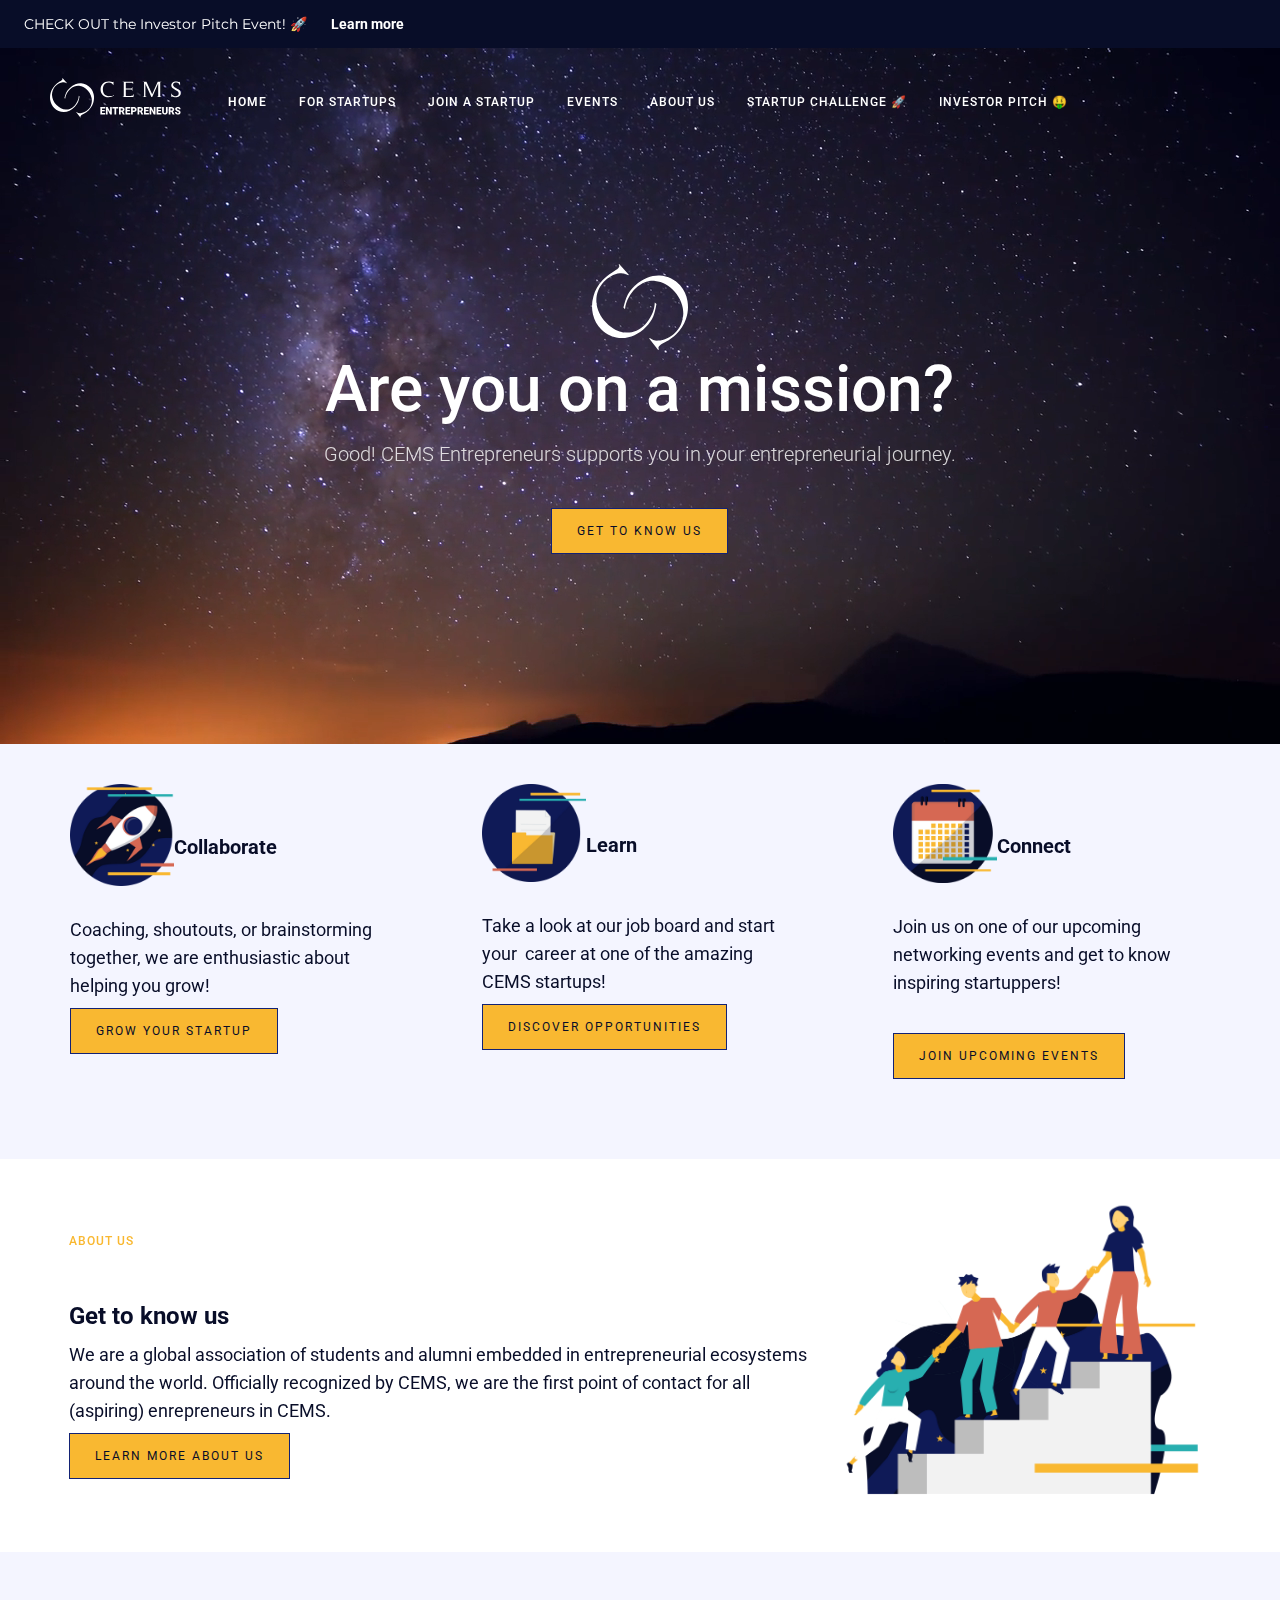
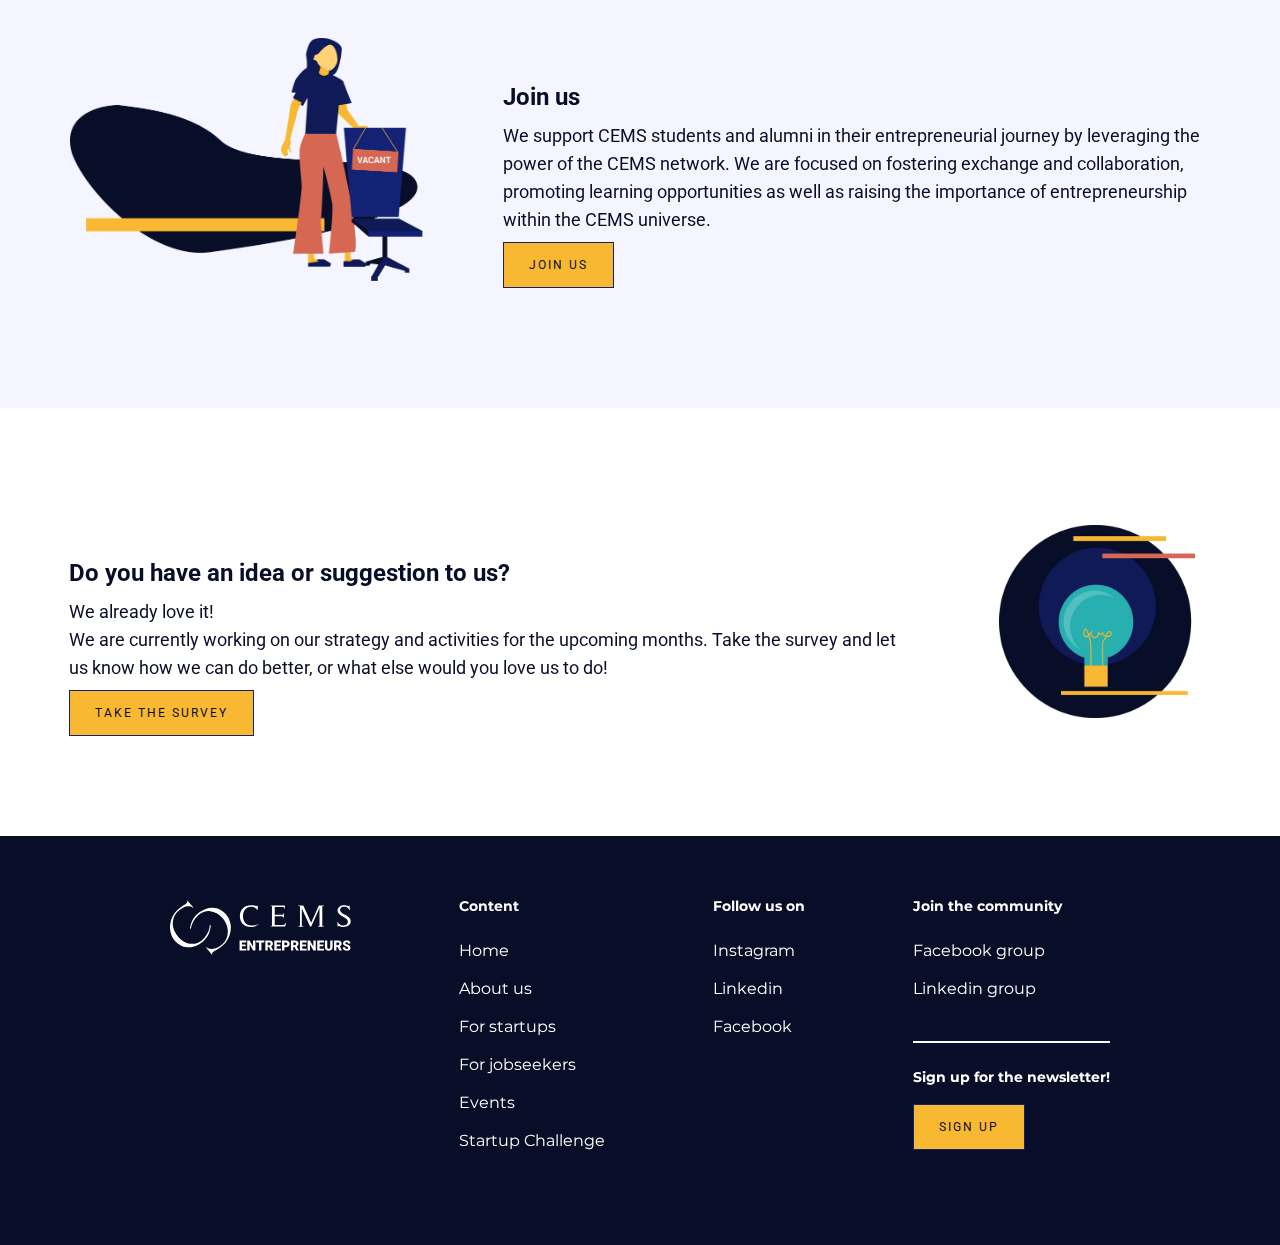
<file: index.htm>
﻿<!DOCTYPE html><!-- This site was created in Webflow. https://www.webflow.com --><!-- Last Published: Sun Feb 18 2024 20:54:26 GMT+0000 (Coordinated Universal Time) --><html data-wf-domain="www.cemsentrepreneurs.com" data-wf-page="601fdf47feaf4b79dececf5e" data-wf-site="601fdf47ba513d03e3427759"><head><meta charset="utf-8"><title>CEMS Entrepreneurs</title><meta content="CEMS Entrepreneurs - Home" property="og:title"><meta content="https://assets-global.website-files.com/5c6eb5400253230156de2bd6/5cdc268dd7274d5c05c6009a_Business%20SEO.jpg" property="og:image"><meta content="CEMS Entrepreneurs - Home" property="twitter:title"><meta content="https://assets-global.website-files.com/5c6eb5400253230156de2bd6/5cdc268dd7274d5c05c6009a_Business%20SEO.jpg" property="twitter:image"><meta content="width=device-width, initial-scale=1" name="viewport"><meta content="Webflow" name="generator"><link href="601fdf47ba513d03e3427759/css/cemsentrepreneurs.webflow.54336f226.css" rel="stylesheet" type="text/css"><link href="https://fonts.googleapis.com" rel="preconnect"><link href="https://fonts.gstatic.com" rel="preconnect" crossorigin="anonymous"><script src="ajax/libs/webfont/1.6.26/webfont.js" type="text/javascript"></script><script type="text/javascript">WebFont.load({  google: {    families: ["Montserrat:100,100italic,200,200italic,300,300italic,400,400italic,500,500italic,600,600italic,700,700italic,800,800italic,900,900italic","Bitter:400,700,400italic","Roboto:100,300,regular,italic,500,500italic,700,900","Poppins:200,200italic,regular,700,800,800italic"]  }});</script><script type="text/javascript">!function(o,c){var n=c.documentElement,t=" w-mod-";n.className+=t+"js",("ontouchstart"in o||o.DocumentTouch&&c instanceof DocumentTouch)&&(n.className+=t+"touch")}(window,document);</script><link href="601fdf47ba513d03e3427759/62ab8733121043616363e9e6_Frame%2027.png" rel="shortcut icon" type="image/x-icon"><link href="601fdf47ba513d03e3427759/62ab87977771fe3d2df77f30_Group%2026.png" rel="apple-touch-icon"><script async="" src="gtag/js?id=G-35KPS9SYK9"></script><script type="text/javascript">window.dataLayer = window.dataLayer || [];function gtag(){dataLayer.push(arguments);}gtag('js', new Date());gtag('config', 'G-35KPS9SYK9', {'anonymize_ip': false});</script></head><body class="body-4"><div class="spotlight-background"><div class="spotlight">CHECK OUT the Investor Pitch Event! 🚀<a href="investor-pitch.html" class="link-4">Learn more</a><br></div></div><div data-collapse="medium" data-animation="default" data-duration="400" data-easing="ease" data-easing2="ease" role="banner" class="navigation w-nav"><div class="navigation-wrap"><a href="index.htm" aria-current="page" class="logo-link w-nav-brand w--current"><img src="601fdf47ba513d03e3427759/629c966b0b67a43a43820ca0_Logo.svg" width="131" alt="" class="logo-image"></a><div class="menu"><nav role="navigation" class="navigation-items w-nav-menu"><a href="index.htm" aria-current="page" class="navigation-item w-nav-link w--current">home</a><a href="projects.html" class="navigation-item w-nav-link">For Startups</a><a href="contact.html" class="navigation-item w-nav-link">JOIN A STARTUP</a><a href="team.html" class="navigation-item w-nav-link">events</a><a href="about.html" class="navigation-item w-nav-link">About us</a><a href="startup-challenge.html" class="navigation-item w-nav-link">startup challenge 🚀</a><a href="investor-pitch.html" class="navigation-item w-nav-link">Investor Pitch 🤑</a></nav><div class="menu-button w-nav-button"><img src="601fdf47ba513d03e3427759/629cce383be4dd2f9ecdfc2f_menu.svg" width="22" alt="" class="menu-icon"></div></div></div></div><div class="section cc-store-home-wrap"><header data-poster-url="https://assets-global.website-files.com/601fdf47ba513d03e3427759/629cdfcf78236890da84456e_Pexels Videos 1877846 (1)-poster-00001.jpg" data-video-urls="https://assets-global.website-files.com/601fdf47ba513d03e3427759/629cdfcf78236890da84456e_Pexels Videos 1877846 (1)-transcode.mp4,https://assets-global.website-files.com/601fdf47ba513d03e3427759/629cdfcf78236890da84456e_Pexels Videos 1877846 (1)-transcode.webm" data-autoplay="true" data-loop="true" data-wf-ignore="true" class="background-video-2 w-background-video w-background-video-atom"><video id="1c067de4-5868-3c25-f217-8f306c3f162f-video" autoplay="" loop="" style="background-image:url(&quot;https://assets-global.website-files.com/601fdf47ba513d03e3427759/629cdfcf78236890da84456e_Pexels Videos 1877846 (1)-poster-00001.jpg&quot;)" muted="" playsinline="" data-wf-ignore="true" data-object-fit="cover"><source src="601fdf47ba513d03e3427759/629cdfcf78236890da84456e_Pexels%20Videos%201877846%20%281%29-transcode.mp4" data-wf-ignore="true"><source src="601fdf47ba513d03e3427759/629cdfcf78236890da84456e_Pexels%20Videos%201877846%20%281%29-transcode.webm" data-wf-ignore="true"></video><div class="intro-content cc-homepage"><div class="intro-text"><div class="container-10 w-container"><img src="601fdf47ba513d03e3427759/629e1a0c18e9584123658d06_only.svg" loading="lazy" width="96" alt="Cems logo" class="image-2"></div><div class="heading-jumbo">Are you on a mission?</div><div class="subheader-on-plain">Good! CEMS Entrepreneurs supports you in your<span> entrepreneurial journey</span>.<br></div><a href="about.html" class="button w-inline-block"><div class="text-block-2">get to know us</div></a></div></div></header><div class="blue-section"><div class="container"><div class="container w-container"></div><div class="w-layout-grid grid-2"><div id="w-node-_7c122d0c-6d15-39da-1dae-32ec51f8b40f-dececf5e"><img src="601fdf47ba513d03e3427759/62af26c9d93f76ec1972a237_docc.png" width="104" sizes="104px" srcset="601fdf47ba513d03e3427759/62af26c9d93f76ec1972a237_docc-p-500.png 500w, 601fdf47ba513d03e3427759/62af26c9d93f76ec1972a237_docc-p-800.png 800w, 601fdf47ba513d03e3427759/62af26c9d93f76ec1972a237_docc-p-1080.png 1080w, 601fdf47ba513d03e3427759/62af26c9d93f76ec1972a237_docc.png 1439w" alt="Startup jobs and opportunities icon" class="service-icon"><div class="subtitle">Learn</div><div class="paragraph-light">Take a look at our job board and start your  career at one of the amazing CEMS startups!</div><a href="contact.html" class="button w-inline-block"><div class="text-block-2">Discover opportunities</div></a></div><div id="w-node-_7c122d0c-6d15-39da-1dae-32ec51f8b415-dececf5e" class="div-block-7"><img src="601fdf47ba513d03e3427759/629cd71b55a84ffa26b9acff_Frame%2013.png" width="104" sizes="104px" srcset="601fdf47ba513d03e3427759/629cd71b55a84ffa26b9acff_Frame%2013-p-500.png 500w, 601fdf47ba513d03e3427759/629cd71b55a84ffa26b9acff_Frame%2013-p-800.png 800w, 601fdf47ba513d03e3427759/629cd71b55a84ffa26b9acff_Frame%2013-p-1080.png 1080w, 601fdf47ba513d03e3427759/629cd71b55a84ffa26b9acff_Frame%2013.png 1485w" alt="Startup events icon" class="service-icon"><div class="subtitle">Connect</div><div class="paragraph-light">Join us on one of our upcoming networking events and get to know inspiring startuppers!<br>‍</div><a href="team.html" class="button w-inline-block"><div class="text-block-2">Join upcoming events</div></a></div><div id="w-node-_7c122d0c-6d15-39da-1dae-32ec51f8b41b-dececf5e" class="div-block-8"><img src="601fdf47ba513d03e3427759/629cd70c4ed0f60653304f5b_Frame%2014.png" width="104" sizes="104px" srcset="601fdf47ba513d03e3427759/629cd70c4ed0f60653304f5b_Frame%2014-p-500.png 500w, 601fdf47ba513d03e3427759/629cd70c4ed0f60653304f5b_Frame%2014-p-800.png 800w, 601fdf47ba513d03e3427759/629cd70c4ed0f60653304f5b_Frame%2014-p-1080.png 1080w, 601fdf47ba513d03e3427759/629cd70c4ed0f60653304f5b_Frame%2014.png 1448w" alt="Startup jobs and opportunities icon" class="service-icon"><div class="subtitle">Collaborate</div><div class="paragraph-light">Coaching, shoutouts, or brainstorming together, we are enthusiastic about helping you grow!</div><a href="projects.html" class="button w-inline-block"><div class="text-block-2">Grow your startup</div></a></div></div></div></div><div class="container"></div><div><div class="regular-section"><div class="w-layout-grid about-grid grid-7"><div id="w-node-c050a911-c17c-8966-5790-6c8149bad087-dececf5e"><div class="home-section-wrap"><div class="label">about us</div><h2 class="section-heading">Get to know us</h2><p class="paragraph-light">We are a global association of students and alumni embedded in entrepreneurial ecosystems around the world. Officially recognized by CEMS, we are the first point of contact for all (aspiring) enrepreneurs in CEMS.</p></div><a href="about.html" class="button w-inline-block"><div class="text-block-2">Learn more about us</div></a></div><img src="601fdf47ba513d03e3427759/629ce4144d67842687808e03_Frame%2016.png" id="w-node-c050a911-c17c-8966-5790-6c8149bad092-dececf5e" sizes="(max-width: 479px) 90vw, (max-width: 767px) 94vw, (max-width: 991px) 95vw, 100vw" srcset="601fdf47ba513d03e3427759/629ce4144d67842687808e03_Frame%2016-p-500.png 500w, 601fdf47ba513d03e3427759/629ce4144d67842687808e03_Frame%2016-p-800.png 800w, 601fdf47ba513d03e3427759/629ce4144d67842687808e03_Frame%2016-p-1080.png 1080w, 601fdf47ba513d03e3427759/629ce4144d67842687808e03_Frame%2016-p-1600.png 1600w, 601fdf47ba513d03e3427759/629ce4144d67842687808e03_Frame%2016-p-2000.png 2000w, 601fdf47ba513d03e3427759/629ce4144d67842687808e03_Frame%2016-p-2600.png 2600w, 601fdf47ba513d03e3427759/629ce4144d67842687808e03_Frame%2016.png 2671w" alt="Startup incubation team"></div></div></div><div class="blue-section"><div class="w-layout-grid about-grid cc-about-2 grid-8"><div id="w-node-_4ead692f-c27b-5c2d-c449-17c995c6c47e-dececf5e"><div class="home-section-wrap"><h2 class="section-heading">Join us</h2><p class="paragraph-light">We support CEMS students and alumni in their entrepreneurial journey by leveraging the power of the CEMS network. We are focused on fostering exchange and collaboration, promoting learning opportunities as well as raising the importance of entrepreneurship within the CEMS universe.</p></div><a href="about.html" class="button w-inline-block"><div class="text-block-2">Join us</div></a></div><img src="601fdf47ba513d03e3427759/62ab92aaedac11620c957d8a_Frame%2012.png" id="w-node-_4ead692f-c27b-5c2d-c449-17c995c6c487-dececf5e" sizes="(max-width: 479px) 83vw, (max-width: 991px) 90vw, 100vw" srcset="601fdf47ba513d03e3427759/62ab92aaedac11620c957d8a_Frame%2012-p-500.png 500w, 601fdf47ba513d03e3427759/62ab92aaedac11620c957d8a_Frame%2012-p-800.png 800w, 601fdf47ba513d03e3427759/62ab92aaedac11620c957d8a_Frame%2012-p-1080.png 1080w, 601fdf47ba513d03e3427759/62ab92aaedac11620c957d8a_Frame%2012-p-1600.png 1600w, 601fdf47ba513d03e3427759/62ab92aaedac11620c957d8a_Frame%2012.png 1698w" alt="Open jobs at startups"></div></div><div class="section-13"><div class="w-layout-grid about-grid"><div id="w-node-_2f6f1ae4-f5ce-2041-15f7-01ba83fdf944-dececf5e" class="div-block-28"><div class="home-section-wrap"><h2 class="section-heading">Do you have an idea or suggestion to us?</h2><p class="paragraph-light">We already love it! <br>We are currently working on our strategy and activities for the upcoming months. Take the survey and let us know how we can do better, or what else would you love us to do!<br></p></div><a href="https://docs.google.com/forms/d/e/1FAIpQLSfd_IfdqaQe3hMcxpFN_oq28qT4d52YqTf7bm_QlrLIs168qQ/viewform" class="button w-inline-block"><div class="text-block-2">take the survey</div></a></div><img src="601fdf47ba513d03e3427759/629e14d06c1714f8fe25507d_bulb.png" width="196" id="w-node-_2f6f1ae4-f5ce-2041-15f7-01ba83fdf950-dececf5e" sizes="(max-width: 479px) 80vw, 196px" alt="" srcset="601fdf47ba513d03e3427759/629e14d06c1714f8fe25507d_bulb-p-500.png 500w, 601fdf47ba513d03e3427759/629e14d06c1714f8fe25507d_bulb-p-800.png 800w, 601fdf47ba513d03e3427759/629e14d06c1714f8fe25507d_bulb-p-1080.png 1080w, 601fdf47ba513d03e3427759/629e14d06c1714f8fe25507d_bulb.png 1452w" class="image-3"></div></div></div><footer id="footer" class="footer"><div class="w-container"><div class="footer-flex-container"><img src="601fdf47ba513d03e3427759/629c966b0b67a43a43820ca0_Logo.svg" loading="lazy" width="181" alt="" class="image"><div><h2 class="footer-heading"><strong>Content</strong></h2><ul role="list" class="w-list-unstyled"><li><a href="index.htm" aria-current="page" class="footer-link w--current">Home</a></li><li><a href="about.html" class="footer-link">About us</a></li><li><a href="projects.html" class="footer-link">For startups</a></li><li><a href="contact.html" class="footer-link">For jobseekers</a></li><li><a href="team.html" class="footer-link">Events</a></li><li><a href="startup-challenge.html" class="footer-link">Startup Challenge</a></li></ul></div><div><h2 class="footer-heading"><strong>Follow us on</strong></h2><ul role="list" class="w-list-unstyled"><li><a href="https://www.instagram.com/cemsentrepreneurs/" target="_blank" class="footer-link">Instagram</a></li><li><a href="https://www.linkedin.com/company/cemsentrepreneurs/" class="footer-link">Linkedin</a></li></ul><a href="https://www.facebook.com/cemsentrepreneurspage/?show_switched_toast=0&show_invite_to_follow=0&show_switched_tooltip=0&show_podcast_settings=0&show_community_transition=0&show_community_review_changes=0&show_follower_visibility_disclosure=0" class="footer-link">Facebook</a></div><div><h2 class="footer-heading"><strong>Join the community</strong></h2><ul role="list" class="w-list-unstyled"><li><a href="https://www.facebook.com/groups/cemsentrepreneurs/about" target="_blank" class="footer-link">Facebook group</a></li></ul><a href="https://www.linkedin.com/groups/4315867/" target="_blank" class="footer-link">Linkedin group</a><div class="div-block-9"></div><h2 class="footer-heading"><strong>Sign up for the newsletter!</strong></h2><a href="http://eepurl.com/hcNxXL" class="button w-inline-block"><div class="text-block-2">sign up</div></a></div></div></div></footer><script src="js/jquery-3.5.1.min.dc5e7f18c8.js?site=601fdf47ba513d03e3427759" type="text/javascript" integrity="sha256-9/aliU8dGd2tb6OSsuzixeV4y/faTqgFtohetphbbj0=" crossorigin="anonymous"></script><script src="601fdf47ba513d03e3427759/js/webflow.2d1bec06b.js" type="text/javascript"></script></body></html>
</file>
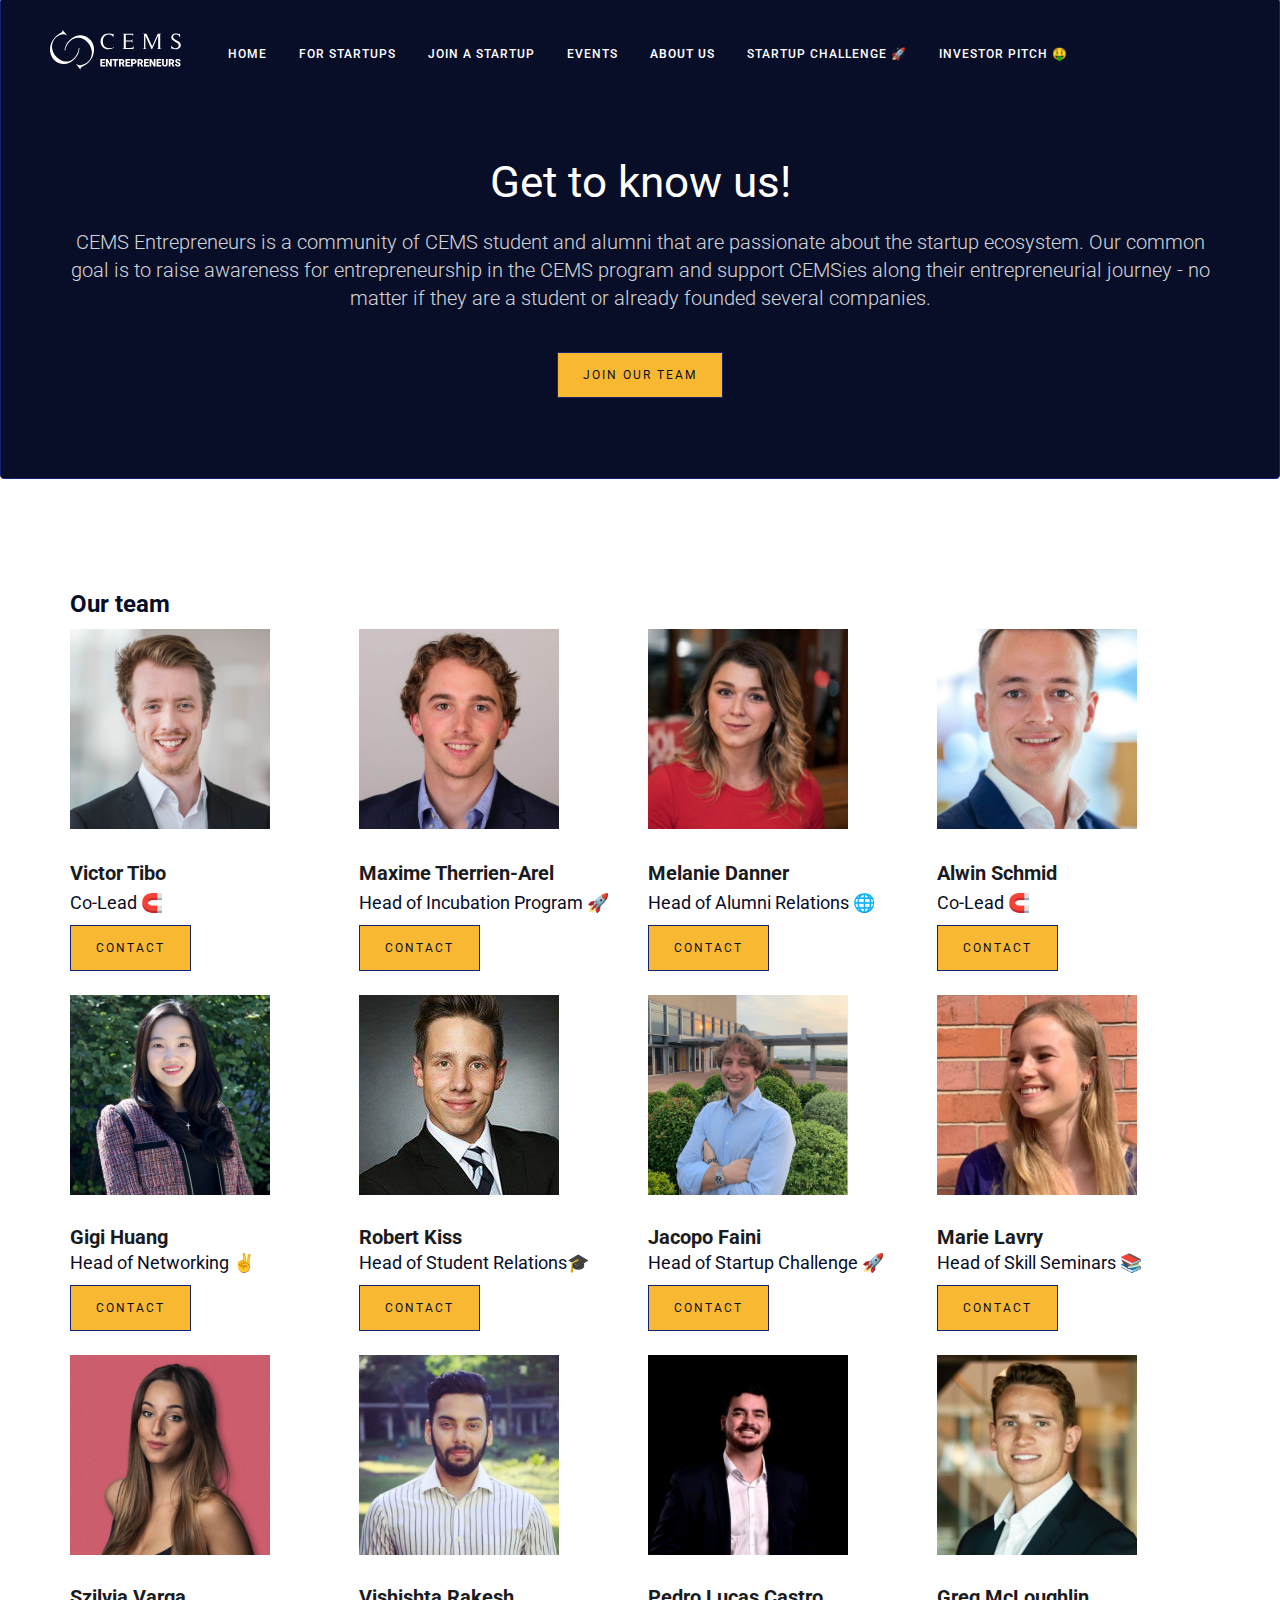
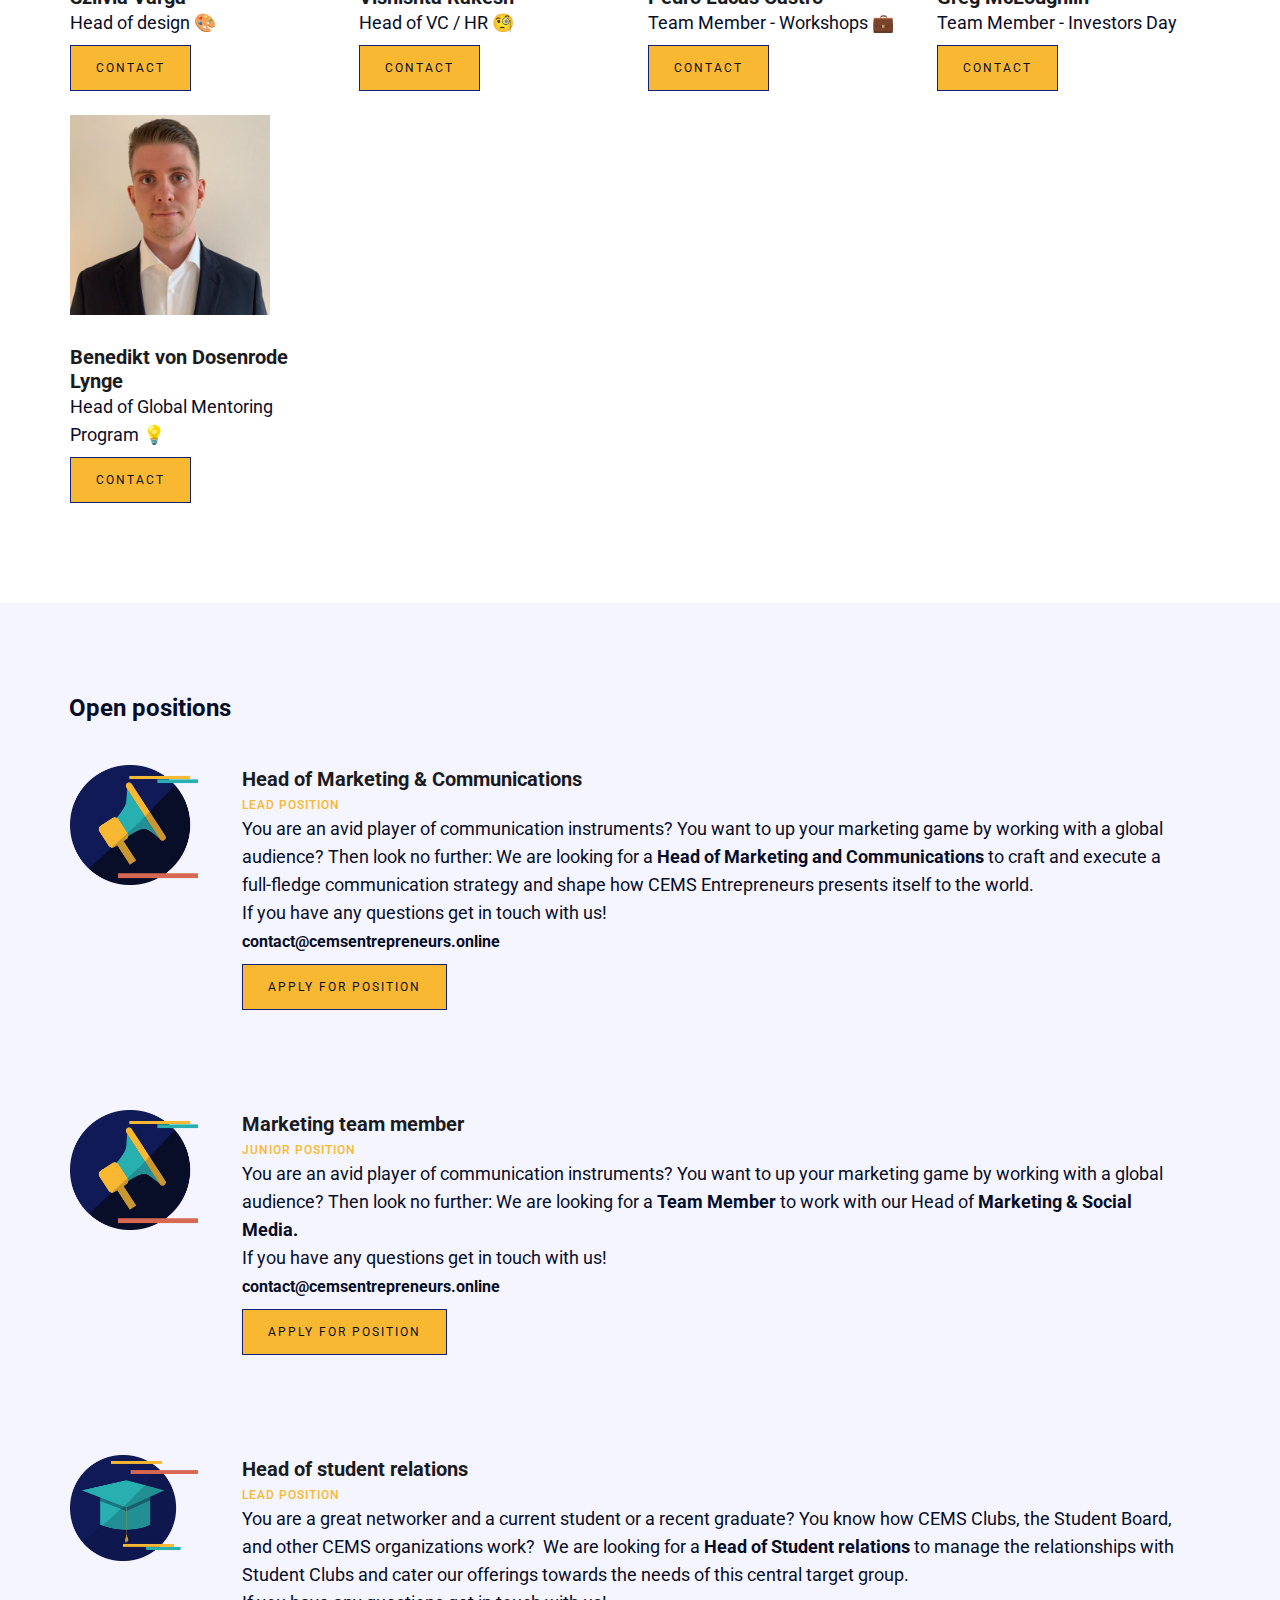
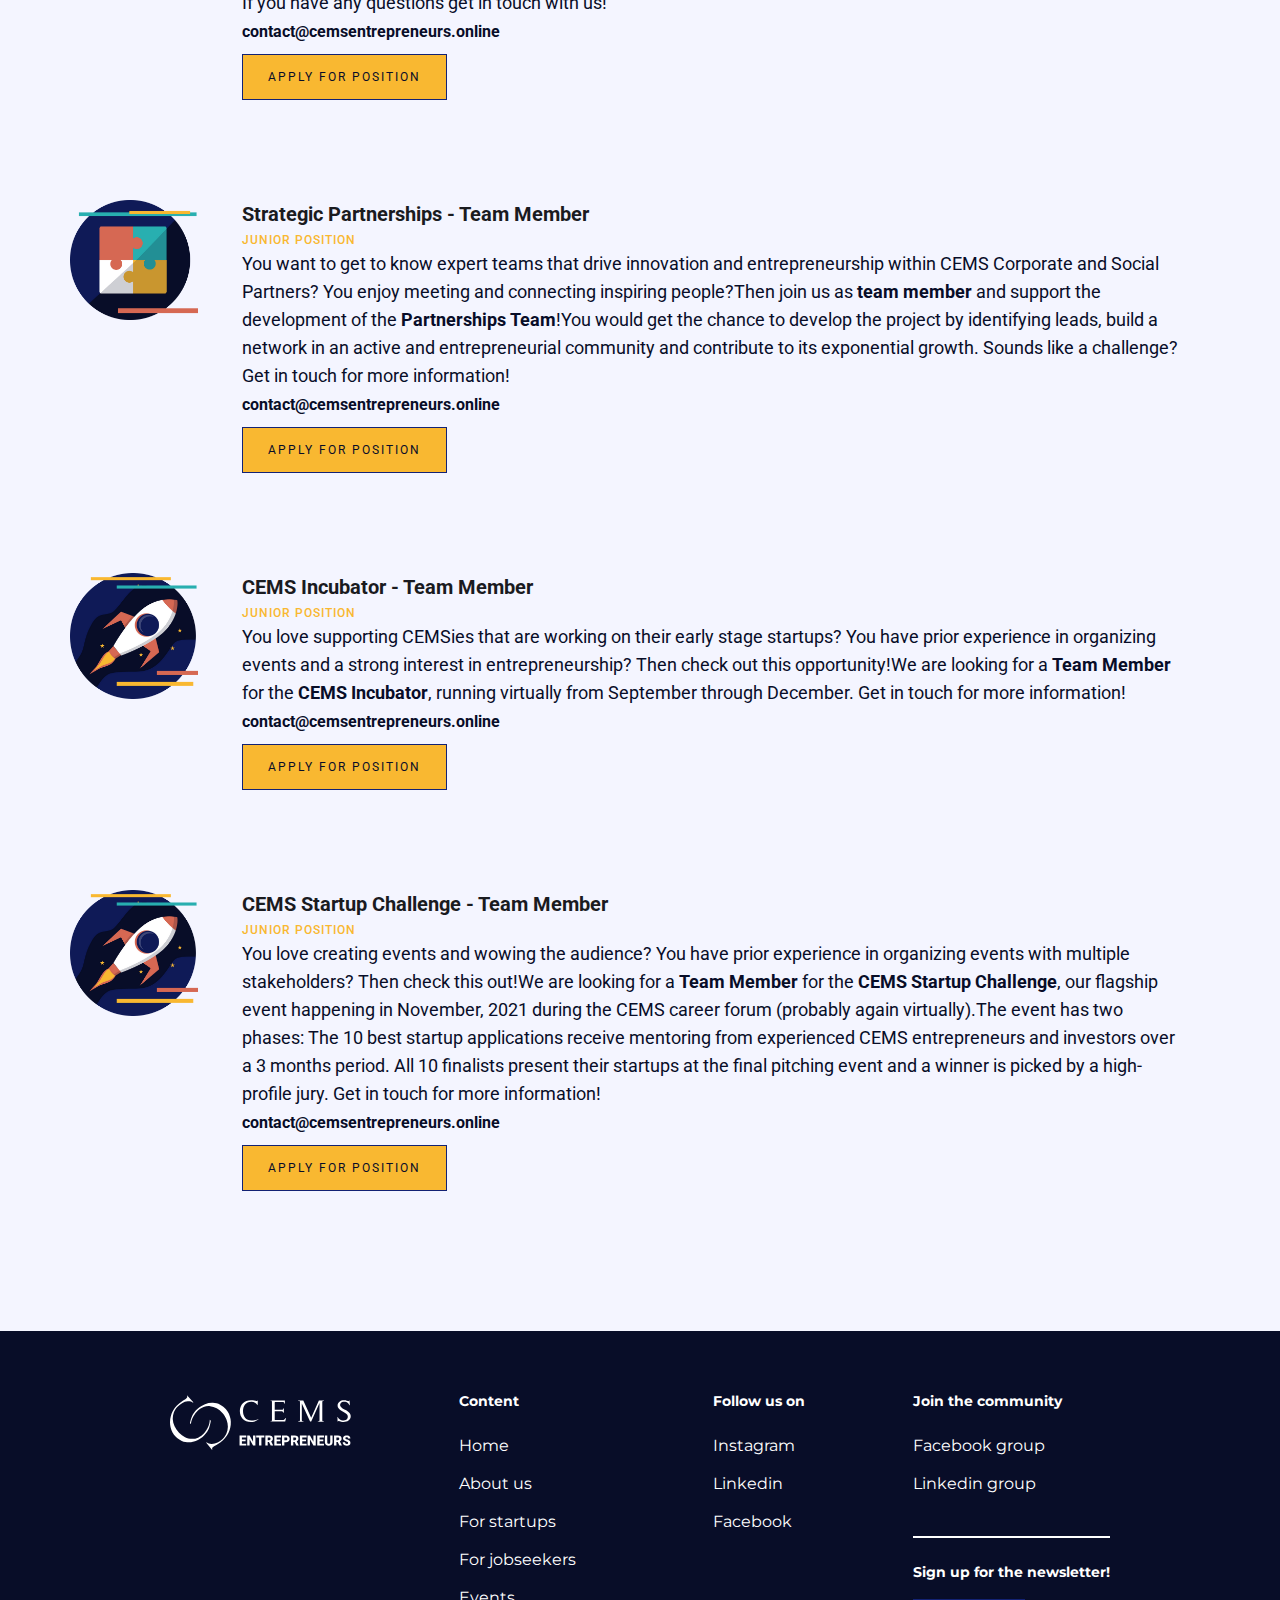
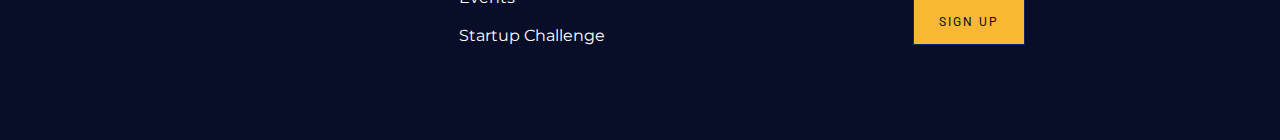
<file: about.html>
﻿<!DOCTYPE html><!-- This site was created in Webflow. https://www.webflow.com --><!-- Last Published: Sun Feb 18 2024 20:54:26 GMT+0000 (Coordinated Universal Time) --><html data-wf-domain="www.cemsentrepreneurs.com" data-wf-page="601fdf47feaf4bca27cecf67" data-wf-site="601fdf47ba513d03e3427759"><head><meta charset="utf-8"><title>About</title><meta content="About" property="og:title"><meta content="About" property="twitter:title"><meta content="width=device-width, initial-scale=1" name="viewport"><meta content="Webflow" name="generator"><link href="601fdf47ba513d03e3427759/css/cemsentrepreneurs.webflow.54336f226.css" rel="stylesheet" type="text/css"><link href="https://fonts.googleapis.com" rel="preconnect"><link href="https://fonts.gstatic.com" rel="preconnect" crossorigin="anonymous"><script src="ajax/libs/webfont/1.6.26/webfont.js" type="text/javascript"></script><script type="text/javascript">WebFont.load({  google: {    families: ["Montserrat:100,100italic,200,200italic,300,300italic,400,400italic,500,500italic,600,600italic,700,700italic,800,800italic,900,900italic","Bitter:400,700,400italic","Roboto:100,300,regular,italic,500,500italic,700,900","Poppins:200,200italic,regular,700,800,800italic"]  }});</script><script type="text/javascript">!function(o,c){var n=c.documentElement,t=" w-mod-";n.className+=t+"js",("ontouchstart"in o||o.DocumentTouch&&c instanceof DocumentTouch)&&(n.className+=t+"touch")}(window,document);</script><link href="601fdf47ba513d03e3427759/62ab8733121043616363e9e6_Frame%2027.png" rel="shortcut icon" type="image/x-icon"><link href="601fdf47ba513d03e3427759/62ab87977771fe3d2df77f30_Group%2026.png" rel="apple-touch-icon"><script async="" src="gtag/js?id=G-35KPS9SYK9"></script><script type="text/javascript">window.dataLayer = window.dataLayer || [];function gtag(){dataLayer.push(arguments);}gtag('js', new Date());gtag('config', 'G-35KPS9SYK9', {'anonymize_ip': false});</script></head><body class="body"><div data-collapse="medium" data-animation="default" data-duration="400" data-easing="ease" data-easing2="ease" role="banner" class="navigation w-nav"><div class="navigation-wrap"><a href="index.htm" class="logo-link w-nav-brand"><img src="601fdf47ba513d03e3427759/629c966b0b67a43a43820ca0_Logo.svg" width="131" alt="" class="logo-image"></a><div class="menu"><nav role="navigation" class="navigation-items w-nav-menu"><a href="index.htm" class="navigation-item w-nav-link">home</a><a href="projects.html" class="navigation-item w-nav-link">For Startups</a><a href="contact.html" class="navigation-item w-nav-link">JOIN A STARTUP</a><a href="team.html" class="navigation-item w-nav-link">events</a><a href="about.html" aria-current="page" class="navigation-item w-nav-link w--current">About us</a><a href="startup-challenge.html" class="navigation-item w-nav-link">startup challenge 🚀</a><a href="investor-pitch.html" class="navigation-item w-nav-link">Investor Pitch 🤑</a></nav><div class="menu-button w-nav-button"><img src="601fdf47ba513d03e3427759/629cce383be4dd2f9ecdfc2f_menu.svg" width="22" alt="" class="menu-icon"></div></div></div></div><div class="section-2"><div class="container-7 w-container"><h1 class="heading-2">Get to know us!</h1><p class="subheader-on-plain">CEMS Entrepreneurs is a community of CEMS student and alumni that are passionate about the startup ecosystem. Our common goal is to raise awareness for entrepreneurship in the CEMS program and support CEMSies along their entrepreneurial journey - no matter if they are a student or already founded several companies.<br></p><a href="#Open-positiions" class="button w-inline-block"><div class="text-block-2">join our team</div></a></div></div><div><div class="container"></div></div><div class="section cc-home-wrap"><div class="container"><div class="motto-wrap"></div><div class="about-story-wrap"></div></div></div><div class="section"><div class="container"><h2 class="section-heading">Our team</h2><div class="w-layout-grid people"><div id="w-node-_5ba63b41-4243-4ebc-a2d4-87cdec61e85c-27cecf67"><a href="https://www.linkedin.com/in/victor-t/" target="_blank" class="w-inline-block"><img src="601fdf47ba513d03e3427759/629d03c9b9ecd20c52986ec8_Victor%20Tibo.jpeg" width="228" alt="Photo of Victor Tibo" class="service-icon"></a><div class="w-container"><div class="text-block-18"><strong class="subtitle">Victor Tibo <br></strong></div><div class="paragraph-light"><strong class="paragraph-light">Co-Lead 🧲<br></strong></div></div><a href="https://www.linkedin.com/in/victor-t/" target="_blank" class="button w-inline-block"><div class="text-block-2">Contact</div></a></div><div id="w-node-_5ba63b41-4243-4ebc-a2d4-87cdec61e867-27cecf67"><img src="601fdf47ba513d03e3427759/629d03f893841171d6dd7ddb_Maxime%20Therrien-Arel.jpeg" width="228" alt="Photo of Maxime Therrien Arel" class="service-icon"><div><strong class="subtitle">Maxime Therrien-Arel <br></strong></div><div class="paragraph-light"><strong class="paragraph-light">Head of Incubation Program 🚀<br></strong></div><a href="https://www.linkedin.com/in/maxime-therrien-arel-1a844a8a/" target="_blank" class="button w-inline-block"><div class="text-block-2">Contact</div></a></div><div><img src="601fdf47ba513d03e3427759/629e217846df32f791c853d9_AlwinSchmid.jpg" width="228" srcset="601fdf47ba513d03e3427759/629e217846df32f791c853d9_AlwinSchmid-p-500.jpeg 500w, 601fdf47ba513d03e3427759/629e217846df32f791c853d9_AlwinSchmid-p-800.jpeg 800w, 601fdf47ba513d03e3427759/629e217846df32f791c853d9_AlwinSchmid.jpg 1099w" sizes="200px" alt="Photo of Alwin Schmid" class="service-icon"><div><strong class="subtitle">Alwin Schmid</strong></div><div class="paragraph-light"><strong class="paragraph-light">Co-Lead 🧲<br></strong></div><a href="https://www.linkedin.com/in/alwinschmid/" target="_blank" class="button w-inline-block"><div class="text-block-2">Contact</div></a></div><div id="w-node-_5ba63b41-4243-4ebc-a2d4-87cdec61e870-27cecf67"><div><img src="601fdf47ba513d03e3427759/629d041d1dfa8059ae19c00c_Melanie%20Danner.jpeg" width="228" srcset="601fdf47ba513d03e3427759/629d041d1dfa8059ae19c00c_Melanie%20Danner-p-500.jpeg 500w, 601fdf47ba513d03e3427759/629d041d1dfa8059ae19c00c_Melanie%20Danner.jpeg 600w" sizes="200px" alt="Photo of Melanie Danner" class="service-icon"><div><strong class="subtitle">Melanie Danner</strong></div><div class="paragraph-light"><strong class="paragraph-light">Head of Alumni Relations 🌐<br></strong></div><a href="https://www.linkedin.com/in/melanie-danner/" target="_blank" class="button w-inline-block"><div class="text-block-2">Contact</div></a></div></div><div><img src="601fdf47ba513d03e3427759/629e210e8092df89d1ea42f4_Gigi%20Huang.jpeg" width="228" alt="Photo of Gigi Huang" class="service-icon"><div class="paragraph-bigger"><strong class="bold-text-12">Gigi Huang<br></strong></div><div class="paragraph-light"><strong class="paragraph-light">Head of Networking ✌️<br></strong></div><a href="https://www.linkedin.com/in/gigihuangca/" target="_blank" class="button w-inline-block"><div class="text-block-2">Contact</div></a></div><div id="w-node-db87f13b-1b53-75c2-0e2f-2fadc1acbe89-27cecf67"><img src="601fdf47ba513d03e3427759/62a8b5fa022ea82e462b3ad4_robert.jpeg" width="228" alt="Photo of Robert Kiss" class="service-icon"><div class="paragraph-bigger"><strong class="bold-text-12">Robert Kiss<br></strong></div><div class="paragraph-light"><strong class="paragraph-light">Head of Student Relations🎓<br></strong></div><a href="https://www.linkedin.com/in/robertkiss1998/" target="_blank" class="button w-inline-block"><div class="text-block-2">Contact</div></a></div><div><img src="601fdf47ba513d03e3427759/62cedc77fd5e303f3d9d68ba_jacopo.png" width="228" srcset="601fdf47ba513d03e3427759/62cedc77fd5e303f3d9d68ba_jacopo-p-500.png 500w, 601fdf47ba513d03e3427759/62cedc77fd5e303f3d9d68ba_jacopo-p-800.png 800w, 601fdf47ba513d03e3427759/62cedc77fd5e303f3d9d68ba_jacopo.png 911w" sizes="200px" alt="Photo of Jacopo Faini" class="service-icon"><div class="paragraph-bigger"><strong class="bold-text-12">Jacopo Faini<br></strong></div><div class="paragraph-light"><strong class="paragraph-light">Head of Startup Challenge 🚀<br></strong></div><a href="https://www.linkedin.com/in/jacopo-faini-3b865312a/" target="_blank" class="button w-inline-block"><div class="text-block-2">Contact</div></a></div><div><img src="601fdf47ba513d03e3427759/629d0c504d67841b7581c5ed_Marie%20Lavry.jpeg" width="228" srcset="601fdf47ba513d03e3427759/629d0c504d67841b7581c5ed_Marie%20Lavry-p-500.jpeg 500w, 601fdf47ba513d03e3427759/629d0c504d67841b7581c5ed_Marie%20Lavry.jpeg 671w" sizes="200px" alt="Photo of Marie Lavry" class="service-icon"><div class="paragraph-bigger"><strong class="bold-text-12">Marie Lavry<br></strong></div><div class="paragraph-light"><strong class="paragraph-light">Head of Skill Seminars 📚<br></strong></div><a href="https://www.linkedin.com/in/marie-lavry-a8a09b142/" target="_blank" class="button w-inline-block"><div class="text-block-2">Contact</div></a></div><div><img src="601fdf47ba513d03e3427759/629e1fb72ace7a0562357e31_Szilvia%20Varga.jpg" width="228" srcset="601fdf47ba513d03e3427759/629e1fb72ace7a0562357e31_Szilvia%20Varga-p-500.jpeg 500w, 601fdf47ba513d03e3427759/629e1fb72ace7a0562357e31_Szilvia%20Varga.jpg 800w" sizes="200px" alt="Photo of Szilvia Varga" class="service-icon"><div class="paragraph-bigger"><strong class="bold-text-12">Szilvia Varga<br></strong></div><div class="paragraph-light"><strong class="paragraph-light">Head of design 🎨<br></strong></div><a href="https://airtable.com/shrchKhv7Gi0SEZN9" target="_blank" class="button w-inline-block"><div class="text-block-2">Contact</div></a></div><div><img src="601fdf47ba513d03e3427759/629d02874d6784f4d2818276_Vishishta%20Rakesh.jpeg" width="228" srcset="601fdf47ba513d03e3427759/629d02874d6784f4d2818276_Vishishta%20Rakesh-p-500.jpeg 500w, 601fdf47ba513d03e3427759/629d02874d6784f4d2818276_Vishishta%20Rakesh.jpeg 800w" sizes="200px" alt="Photo of Vishishta Rakesh" class="service-icon"><div class="paragraph-bigger"><strong class="bold-text-12">Vishishta Rakesh<br></strong></div><div class="paragraph-light"><strong class="paragraph-light">Head of VC / HR 🧐<br></strong></div><a href="https://www.linkedin.com/in/kvrakesh/" target="_blank" class="button w-inline-block"><div class="text-block-2">Contact</div></a></div><div><img src="601fdf47ba513d03e3427759/629e1ea654ba32b5bf8a1c0e_Pedro%20Lucas%20Castro%20%281%29.jpeg" width="228" srcset="601fdf47ba513d03e3427759/629e1ea654ba32b5bf8a1c0e_Pedro%20Lucas%20Castro%20%281%29-p-500.jpeg 500w, 601fdf47ba513d03e3427759/629e1ea654ba32b5bf8a1c0e_Pedro%20Lucas%20Castro%20%281%29.jpeg 800w" sizes="200px" alt="Photo of Pedro" class="service-icon"><div class="paragraph-bigger"><strong class="bold-text-12">Pedro Lucas Castro<br></strong></div><div class="paragraph-light"><strong class="paragraph-light">Team Member - Workshops 💼<br></strong></div><a href="https://www.linkedin.com/in/pedrolcastro/" target="_blank" class="button w-inline-block"><div class="text-block-2">Contact</div></a></div><div><img src="601fdf47ba513d03e3427759/629d0330c703f3525766be32_Greg%20McLoughlin.jpeg" width="228" alt="Photo of Greg" class="service-icon"><div class="paragraph-bigger"><strong class="bold-text-12">Greg McLoughlin<br></strong></div><div class="paragraph-light">Team Member - Investors Day</div><a href="https://www.linkedin.com/in/gregorymcloughlin/" target="_blank" class="button w-inline-block"><div class="text-block-2">Contact</div></a></div><div><img src="601fdf47ba513d03e3427759/629d09c8b61709a72116ada1_Benedikt%20von%20Dosenrode%20Lynge.jpeg" width="228" srcset="601fdf47ba513d03e3427759/629d09c8b61709a72116ada1_Benedikt%20von%20Dosenrode%20Lynge-p-500.jpeg 500w, 601fdf47ba513d03e3427759/629d09c8b61709a72116ada1_Benedikt%20von%20Dosenrode%20Lynge.jpeg 800w" sizes="200px" alt="Photo of Benedikt" class="service-icon"><div class="paragraph-bigger"><strong class="bold-text-12">Benedikt von Dosenrode Lynge<br></strong></div><div class="paragraph-light"><strong class="paragraph-light">Head of Global Mentoring Program 💡<br></strong></div><a href="https://www.linkedin.com/in/benedikt-von-dosenrode-lynge-99b760a7/" target="_blank" class="button w-inline-block"><div class="text-block-2">Contact</div></a></div></div></div></div><div id="Open-positiions" class="blue-section"><h2 class="section-heading">Open positions</h2><div class="w-layout-grid open-positions"><div id="w-node-_61341e81-6c3b-eddb-6a3a-ac1e48a94d8e-27cecf67" class="div-block-21"><img src="601fdf47ba513d03e3427759/629d0e7533454947e66b7cd2_Frame%2017.png" width="128" srcset="601fdf47ba513d03e3427759/629d0e7533454947e66b7cd2_Frame%2017-p-500.png 500w, 601fdf47ba513d03e3427759/629d0e7533454947e66b7cd2_Frame%2017-p-800.png 800w, 601fdf47ba513d03e3427759/629d0e7533454947e66b7cd2_Frame%2017-p-1080.png 1080w, 601fdf47ba513d03e3427759/629d0e7533454947e66b7cd2_Frame%2017.png 1448w" sizes="128px" alt="Head of marketing position" class="service-icon"></div><div id="w-node-_61341e81-6c3b-eddb-6a3a-ac1e48a94d90-27cecf67" class="container-8 w-container"><div><strong class="subtitle">Head of Marketing &amp; Communications<br></strong></div><div class="label">lead position</div><div class="paragraph-light">You are an avid player of communication instruments? You want to up your marketing game by working with a global audience? Then look no further: We are looking for a <strong>Head of Marketing and Communications</strong> to craft and execute a full-fledge communication strategy and shape how CEMS Entrepreneurs presents itself to the world.<br>If you have any questions get in touch with us!<br><a href="mailto:contact@cemsentrepreneurs.online" target="_blank" class="link-7">contact@cemsentrepreneurs.online</a><br></div><div class="section-3"><a href="https://airtable.com/shrchKhv7Gi0SEZN9" class="button w-inline-block"><div class="text-block-2">apply for position</div></a></div></div></div><div class="w-layout-grid open-positions"><div id="w-node-_4962a096-3c3f-8bf2-1536-8f53b7539ccb-27cecf67" class="div-block-22"><img src="601fdf47ba513d03e3427759/629d0e7533454947e66b7cd2_Frame%2017.png" width="128" srcset="601fdf47ba513d03e3427759/629d0e7533454947e66b7cd2_Frame%2017-p-500.png 500w, 601fdf47ba513d03e3427759/629d0e7533454947e66b7cd2_Frame%2017-p-800.png 800w, 601fdf47ba513d03e3427759/629d0e7533454947e66b7cd2_Frame%2017-p-1080.png 1080w, 601fdf47ba513d03e3427759/629d0e7533454947e66b7cd2_Frame%2017.png 1448w" sizes="128px" alt="Marketing team member. position" class="service-icon"></div><div id="w-node-_4962a096-3c3f-8bf2-1536-8f53b7539ccd-27cecf67" class="container-8 w-container"><div class="subtitle"><strong class="subtitle">Marketing team member<br></strong></div><div class="label">JUNIOR position</div><div class="paragraph-light">You are an avid player of communication instruments? You want to up your marketing game by working with a global audience? Then look no further: We are looking for a <strong>Team Member</strong> to work with our Head of <strong>Marketing &amp; Social Media.</strong><br>If you have any questions get in touch with us!<br><a href="mailto:contact@cemsentrepreneurs.online" target="_blank" class="link-7">contact@cemsentrepreneurs.online</a><br></div><div class="section-3"><a href="https://airtable.com/shrchKhv7Gi0SEZN9" class="button w-inline-block"><div class="text-block-2">apply for position</div></a></div></div></div><div class="w-layout-grid open-positions"><div id="w-node-_9231f18a-c575-b38b-2c5c-a8e2ede1c9f1-27cecf67" class="div-block-23"><img src="601fdf47ba513d03e3427759/629d11664ed1a857122dd90f_Frame%2018.png" width="128" srcset="601fdf47ba513d03e3427759/629d11664ed1a857122dd90f_Frame%2018-p-500.png 500w, 601fdf47ba513d03e3427759/629d11664ed1a857122dd90f_Frame%2018-p-800.png 800w, 601fdf47ba513d03e3427759/629d11664ed1a857122dd90f_Frame%2018-p-1080.png 1080w, 601fdf47ba513d03e3427759/629d11664ed1a857122dd90f_Frame%2018-p-1600.png 1600w, 601fdf47ba513d03e3427759/629d11664ed1a857122dd90f_Frame%2018.png 1718w" sizes="128px" alt="Graduation hat thingy image" class="service-icon"></div><div id="w-node-_9231f18a-c575-b38b-2c5c-a8e2ede1c9f3-27cecf67" class="container-8 w-container"><div><strong class="subtitle">Head of student relations<br></strong></div><div class="label">lead position</div><div class="paragraph-light">You are a great networker and a current student or a recent graduate? You know how CEMS Clubs, the Student Board, and other CEMS organizations work?  We are looking for a <strong>Head of Student relations</strong> to manage the relationships with Student Clubs and cater our offerings towards the needs of this central target group.<br>If you have any questions get in touch with us!<br><a href="mailto:contact@cemsentrepreneurs.online" target="_blank" class="link-7">contact@cemsentrepreneurs.online</a><br></div><div class="section-3"><a href="https://airtable.com/shrchKhv7Gi0SEZN9" class="button w-inline-block"><div class="text-block-2">apply for position</div></a></div></div></div><div class="w-layout-grid open-positions"><div id="w-node-_5b49ba4e-0d22-2d2b-b765-c48e553a7827-27cecf67" class="div-block-24"><img src="601fdf47ba513d03e3427759/629cd726ab109b55e47e9596_Frame%2015.png" width="128" srcset="601fdf47ba513d03e3427759/629cd726ab109b55e47e9596_Frame%2015-p-500.png 500w, 601fdf47ba513d03e3427759/629cd726ab109b55e47e9596_Frame%2015-p-800.png 800w, 601fdf47ba513d03e3427759/629cd726ab109b55e47e9596_Frame%2015-p-1080.png 1080w, 601fdf47ba513d03e3427759/629cd726ab109b55e47e9596_Frame%2015.png 1448w" sizes="128px" alt="Puzzles icon" class="service-icon"></div><div id="w-node-_5b49ba4e-0d22-2d2b-b765-c48e553a7829-27cecf67" class="container-8 w-container"><div><strong class="subtitle">Strategic Partnerships - Team Member<br></strong></div><div class="label">junior position</div><div class="paragraph-light">You want to get to know expert teams that drive innovation and entrepreneurship within CEMS Corporate and Social Partners? You enjoy meeting and connecting inspiring people?Then join us as <strong>team member</strong> and support the development of the <strong>Partnerships Team</strong>!You would get the chance to develop the project by identifying leads, build a network in an active and entrepreneurial community and contribute to its exponential growth. Sounds like a challenge? Get in touch for more information!<br><a href="mailto:contact@cemsentrepreneurs.online" target="_blank" class="link-7">contact@cemsentrepreneurs.online</a><br></div><div class="section-3"><a href="https://airtable.com/shrchKhv7Gi0SEZN9" class="button w-inline-block"><div class="text-block-2">apply for position</div></a></div></div></div><div class="w-layout-grid open-positions"><div id="w-node-a1fb23f6-191d-cd6d-f201-2e92f92a3b76-27cecf67"><img src="601fdf47ba513d03e3427759/629cd70c4ed0f60653304f5b_Frame%2014.png" width="128" srcset="601fdf47ba513d03e3427759/629cd70c4ed0f60653304f5b_Frame%2014-p-500.png 500w, 601fdf47ba513d03e3427759/629cd70c4ed0f60653304f5b_Frame%2014-p-800.png 800w, 601fdf47ba513d03e3427759/629cd70c4ed0f60653304f5b_Frame%2014-p-1080.png 1080w, 601fdf47ba513d03e3427759/629cd70c4ed0f60653304f5b_Frame%2014.png 1448w" sizes="128px" alt="Startup image" class="service-icon"></div><div id="w-node-a1fb23f6-191d-cd6d-f201-2e92f92a3b78-27cecf67" class="container-8 w-container"><div><strong class="subtitle">CEMS Incubator - Team Member<br></strong></div><div class="label">junior position</div><div class="paragraph-light">You love supporting CEMSies that are working on their early stage startups? You have prior experience in organizing events and a strong interest in entrepreneurship? Then check out this opportunity!We are looking for a <strong>Team Member</strong> for the <strong>CEMS Incubator</strong>, running virtually from September through December. Get in touch for more information!<br><a href="mailto:contact@cemsentrepreneurs.online" target="_blank" class="link-7">contact@cemsentrepreneurs.online</a><br></div><div class="section-3"><a href="https://airtable.com/shrchKhv7Gi0SEZN9" class="button w-inline-block"><div class="text-block-2">apply for position</div></a></div></div></div><div class="w-layout-grid open-positions"><div id="w-node-_497b21a3-22ee-f40c-1312-0ab3974bf39b-27cecf67"><img src="601fdf47ba513d03e3427759/629cd70c4ed0f60653304f5b_Frame%2014.png" width="128" srcset="601fdf47ba513d03e3427759/629cd70c4ed0f60653304f5b_Frame%2014-p-500.png 500w, 601fdf47ba513d03e3427759/629cd70c4ed0f60653304f5b_Frame%2014-p-800.png 800w, 601fdf47ba513d03e3427759/629cd70c4ed0f60653304f5b_Frame%2014-p-1080.png 1080w, 601fdf47ba513d03e3427759/629cd70c4ed0f60653304f5b_Frame%2014.png 1448w" sizes="128px" alt="Startup image" class="service-icon"></div><div id="w-node-_497b21a3-22ee-f40c-1312-0ab3974bf39d-27cecf67" class="container-8 w-container"><div><strong class="subtitle">CEMS Startup Challenge - Team Member<br></strong></div><div class="label">junior position</div><div class="paragraph-light">You love creating events and wowing the audience? You have prior experience in organizing events with multiple stakeholders? Then check this out!We are looking for a <strong>Team Member</strong> for the <strong>CEMS Startup Challenge</strong>, our flagship event happening in November, 2021 during the CEMS career forum (probably again virtually).The event has two phases: The 10 best startup applications receive mentoring from experienced CEMS entrepreneurs and investors over a 3 months period. All 10 finalists present their startups at the final pitching event and a winner is picked by a high-profile jury. Get in touch for more information!<br>‍<a href="mailto:contact@cemsentrepreneurs.online" target="_blank" class="link-7">contact@cemsentrepreneurs.online</a><br></div><div class="section-3"><a href="https://airtable.com/shrchKhv7Gi0SEZN9" class="button w-inline-block"><div class="text-block-2">apply for position</div></a></div></div></div></div><footer id="footer" class="footer"><div class="w-container"><div class="footer-flex-container"><img src="601fdf47ba513d03e3427759/629c966b0b67a43a43820ca0_Logo.svg" loading="lazy" width="181" alt="" class="image"><div><h2 class="footer-heading"><strong>Content</strong></h2><ul role="list" class="w-list-unstyled"><li><a href="index.htm" class="footer-link">Home</a></li><li><a href="about.html" aria-current="page" class="footer-link w--current">About us</a></li><li><a href="projects.html" class="footer-link">For startups</a></li><li><a href="contact.html" class="footer-link">For jobseekers</a></li><li><a href="team.html" class="footer-link">Events</a></li><li><a href="startup-challenge.html" class="footer-link">Startup Challenge</a></li></ul></div><div><h2 class="footer-heading"><strong>Follow us on</strong></h2><ul role="list" class="w-list-unstyled"><li><a href="https://www.instagram.com/cemsentrepreneurs/" target="_blank" class="footer-link">Instagram</a></li><li><a href="https://www.linkedin.com/company/cemsentrepreneurs/" class="footer-link">Linkedin</a></li></ul><a href="https://www.facebook.com/cemsentrepreneurspage/?show_switched_toast=0&show_invite_to_follow=0&show_switched_tooltip=0&show_podcast_settings=0&show_community_transition=0&show_community_review_changes=0&show_follower_visibility_disclosure=0" class="footer-link">Facebook</a></div><div><h2 class="footer-heading"><strong>Join the community</strong></h2><ul role="list" class="w-list-unstyled"><li><a href="https://www.facebook.com/groups/cemsentrepreneurs/about" target="_blank" class="footer-link">Facebook group</a></li></ul><a href="https://www.linkedin.com/groups/4315867/" target="_blank" class="footer-link">Linkedin group</a><div class="div-block-9"></div><h2 class="footer-heading"><strong>Sign up for the newsletter!</strong></h2><a href="http://eepurl.com/hcNxXL" class="button w-inline-block"><div class="text-block-2">sign up</div></a></div></div></div></footer><script src="js/jquery-3.5.1.min.dc5e7f18c8.js?site=601fdf47ba513d03e3427759" type="text/javascript" integrity="sha256-9/aliU8dGd2tb6OSsuzixeV4y/faTqgFtohetphbbj0=" crossorigin="anonymous"></script><script src="601fdf47ba513d03e3427759/js/webflow.2d1bec06b.js" type="text/javascript"></script></body></html>
</file>
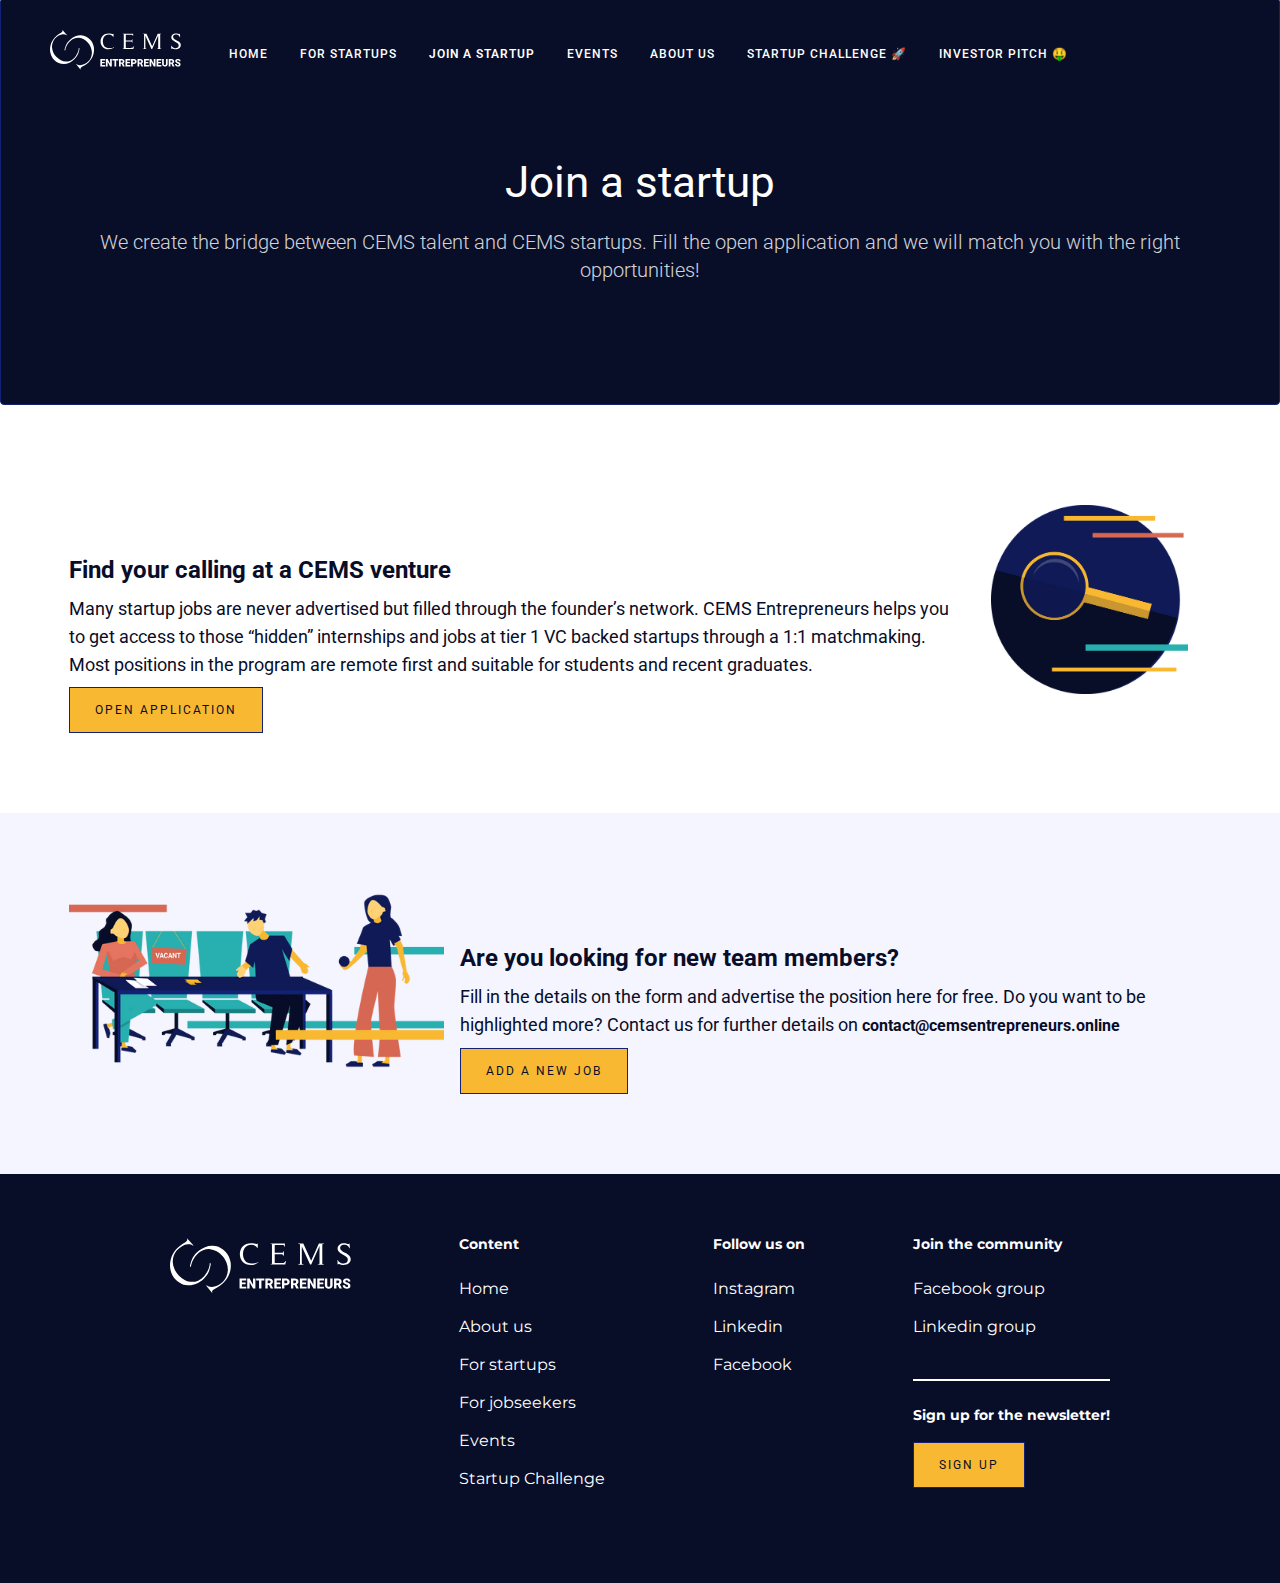
<file: contact.html>
﻿<!DOCTYPE html><!-- This site was created in Webflow. https://www.webflow.com --><!-- Last Published: Sun Feb 18 2024 20:54:26 GMT+0000 (Coordinated Universal Time) --><html data-wf-domain="www.cemsentrepreneurs.com" data-wf-page="601fdf47feaf4b7d1bcecf68" data-wf-site="601fdf47ba513d03e3427759"><head><meta charset="utf-8"><title>Contact</title><meta content="Contact" property="og:title"><meta content="Contact" property="twitter:title"><meta content="width=device-width, initial-scale=1" name="viewport"><meta content="Webflow" name="generator"><link href="601fdf47ba513d03e3427759/css/cemsentrepreneurs.webflow.54336f226.css" rel="stylesheet" type="text/css"><link href="https://fonts.googleapis.com" rel="preconnect"><link href="https://fonts.gstatic.com" rel="preconnect" crossorigin="anonymous"><script src="ajax/libs/webfont/1.6.26/webfont.js" type="text/javascript"></script><script type="text/javascript">WebFont.load({  google: {    families: ["Montserrat:100,100italic,200,200italic,300,300italic,400,400italic,500,500italic,600,600italic,700,700italic,800,800italic,900,900italic","Bitter:400,700,400italic","Roboto:100,300,regular,italic,500,500italic,700,900","Poppins:200,200italic,regular,700,800,800italic"]  }});</script><script type="text/javascript">!function(o,c){var n=c.documentElement,t=" w-mod-";n.className+=t+"js",("ontouchstart"in o||o.DocumentTouch&&c instanceof DocumentTouch)&&(n.className+=t+"touch")}(window,document);</script><link href="601fdf47ba513d03e3427759/62ab8733121043616363e9e6_Frame%2027.png" rel="shortcut icon" type="image/x-icon"><link href="601fdf47ba513d03e3427759/62ab87977771fe3d2df77f30_Group%2026.png" rel="apple-touch-icon"><script async="" src="gtag/js?id=G-35KPS9SYK9"></script><script type="text/javascript">window.dataLayer = window.dataLayer || [];function gtag(){dataLayer.push(arguments);}gtag('js', new Date());gtag('config', 'G-35KPS9SYK9', {'anonymize_ip': false});</script></head><body class="body-5"><div data-collapse="medium" data-animation="default" data-duration="400" data-easing="ease" data-easing2="ease" role="banner" class="navigation w-nav"><div class="navigation-wrap"><a href="index.htm" class="logo-link w-nav-brand"><img src="601fdf47ba513d03e3427759/629c966b0b67a43a43820ca0_Logo.svg" width="131" alt="" class="logo-image"></a><div class="menu"><nav role="navigation" class="navigation-items w-nav-menu"><a href="index.htm" class="navigation-item w-nav-link">home</a><a href="projects.html" class="navigation-item w-nav-link">For Startups</a><a href="contact.html" aria-current="page" class="navigation-item w-nav-link w--current">JOIN A STARTUP</a><a href="team.html" class="navigation-item w-nav-link">events</a><a href="about.html" class="navigation-item w-nav-link">About us</a><a href="startup-challenge.html" class="navigation-item w-nav-link">startup challenge 🚀</a><a href="investor-pitch.html" class="navigation-item w-nav-link">Investor Pitch 🤑</a></nav><div class="menu-button w-nav-button"><img src="601fdf47ba513d03e3427759/629cce383be4dd2f9ecdfc2f_menu.svg" width="22" alt="" class="menu-icon"></div></div></div></div><div class="section-2"><div class="container-7 w-container"><h1 class="heading-2">Join a startup</h1><p class="subheader-on-plain">We create the bridge between CEMS talent and CEMS startups. Fill the open application and we will match you with the right opportunities!<br></p></div></div><div class="section"><div id="Open-positiions" class="container"><div class="w-layout-grid open-positions job-board"><div id="w-node-cf51f815-c715-6b2b-847b-7d9c71d59926-1bcecf68"><img src="601fdf47ba513d03e3427759/629dd26bdc21ae6ce22eb5da_Futurae_Logo_V2.png" width="128" srcset="601fdf47ba513d03e3427759/629dd26bdc21ae6ce22eb5da_Futurae_Logo_V2-p-500.png 500w, 601fdf47ba513d03e3427759/629dd26bdc21ae6ce22eb5da_Futurae_Logo_V2-p-800.png 800w, 601fdf47ba513d03e3427759/629dd26bdc21ae6ce22eb5da_Futurae_Logo_V2-p-1080.png 1080w, 601fdf47ba513d03e3427759/629dd26bdc21ae6ce22eb5da_Futurae_Logo_V2-p-1600.png 1600w, 601fdf47ba513d03e3427759/629dd26bdc21ae6ce22eb5da_Futurae_Logo_V2-p-2000.png 2000w, 601fdf47ba513d03e3427759/629dd26bdc21ae6ce22eb5da_Futurae_Logo_V2-p-2600.png 2600w, 601fdf47ba513d03e3427759/629dd26bdc21ae6ce22eb5da_Futurae_Logo_V2.png 3072w" alt="" sizes="100vw" class="service-icon"></div><div id="w-node-cf51f815-c715-6b2b-847b-7d9c71d59928-1bcecf68" class="container-8 w-container"><div class="text-block-17"><strong class="subtitle">Futurae Technologies AG - Business Development Intern<br></strong></div><div class="text-block-7">Zurich - Remote</div><div class="label">Intern position</div><div class="paragraph-light">Futurae operates in financial services, insurance as well as the health sector with increasing exposure in other industries. In this position you will support our business team in developing new markets and winning new customers. Your goal is to grow Futurae’s user base as much as possible.<br></div><div class="section-3"><a href="https://airtable.com/shrchKhv7Gi0SEZN9" target="_blank" class="button w-inline-block"><div class="text-block-2">Learn more</div></a></div></div></div></div></div><div><div class="home-content-wrap"><div class="w-layout-grid grid-4"><img src="601fdf47ba513d03e3427759/629dd992042b4e32b16e2809_nagy.png" width="197" id="w-node-a7b483e7-753c-6fe9-eb98-7b02236f36f0-1bcecf68" srcset="601fdf47ba513d03e3427759/629dd992042b4e32b16e2809_nagy-p-500.png 500w, 601fdf47ba513d03e3427759/629dd992042b4e32b16e2809_nagy-p-800.png 800w, 601fdf47ba513d03e3427759/629dd992042b4e32b16e2809_nagy-p-1080.png 1080w, 601fdf47ba513d03e3427759/629dd992042b4e32b16e2809_nagy.png 1485w" sizes="(max-width: 479px) 80vw, 197px" alt="" class="image-4"><div id="w-node-bbac52e8-cae1-bae5-e69e-fe088acdd62f-1bcecf68" class="w-container"><h2 class="section-heading">Find your calling at a CEMS venture</h2><p class="paragraph-light">Many startup jobs are never advertised but filled through the founder’s network. CEMS Entrepreneurs helps you to get access to those “hidden” internships and jobs at tier 1 VC backed startups through a 1:1 matchmaking. <br>Most positions in the program are remote first and suitable for students and recent graduates. <br><a href="#"></a></p><a href="https://docs.google.com/forms/d/e/1FAIpQLSe_4-UBioJmDcmvIxd__4ZsnVCm2dc8cew0xyUJVLqsfCWr0A/viewform" target="_blank" class="button w-inline-block"><div class="text-block-2">Open application</div></a></div></div></div></div><div class="blue-section"><div id="member" class="w-layout-grid grid-10"><div id="w-node-_2a75ed88-f354-519f-7690-7c78f47409d8-1bcecf68"><div class="home-section-wrap"><h2 class="section-heading">Are you looking for new team members?</h2><p class="paragraph-light">Fill in the details on the form and advertise the position here for free. Do you want to be highlighted more? Contact us for further details on <a href="#" class="link-7">contact@cemsentrepreneurs.online</a></p></div><a href="https://airtable.com/shrfgHoCrsEZmKrbl" target="_blank" class="button w-inline-block"><div class="text-block-2">Add a new job</div></a></div><img src="601fdf47ba513d03e3427759/629de17e9c8a364dbdbe26fb_Frame%2020.png" width="484" id="w-node-_2a75ed88-f354-519f-7690-7c78f47409e3-1bcecf68" srcset="601fdf47ba513d03e3427759/629de17e9c8a364dbdbe26fb_Frame%2020-p-500.png 500w, 601fdf47ba513d03e3427759/629de17e9c8a364dbdbe26fb_Frame%2020-p-800.png 800w, 601fdf47ba513d03e3427759/629de17e9c8a364dbdbe26fb_Frame%2020-p-1080.png 1080w, 601fdf47ba513d03e3427759/629de17e9c8a364dbdbe26fb_Frame%2020-p-1600.png 1600w, 601fdf47ba513d03e3427759/629de17e9c8a364dbdbe26fb_Frame%2020-p-2000.png 2000w, 601fdf47ba513d03e3427759/629de17e9c8a364dbdbe26fb_Frame%2020.png 2405w" sizes="(max-width: 767px) 83vw, 484px" alt=""></div></div><footer id="footer" class="footer"><div class="w-container"><div class="footer-flex-container"><img src="601fdf47ba513d03e3427759/629c966b0b67a43a43820ca0_Logo.svg" loading="lazy" width="181" alt="" class="image"><div><h2 class="footer-heading"><strong>Content</strong></h2><ul role="list" class="w-list-unstyled"><li><a href="index.htm" class="footer-link">Home</a></li><li><a href="about.html" class="footer-link">About us</a></li><li><a href="projects.html" class="footer-link">For startups</a></li><li><a href="contact.html" aria-current="page" class="footer-link w--current">For jobseekers</a></li><li><a href="team.html" class="footer-link">Events</a></li><li><a href="startup-challenge.html" class="footer-link">Startup Challenge</a></li></ul></div><div><h2 class="footer-heading"><strong>Follow us on</strong></h2><ul role="list" class="w-list-unstyled"><li><a href="https://www.instagram.com/cemsentrepreneurs/" target="_blank" class="footer-link">Instagram</a></li><li><a href="https://www.linkedin.com/company/cemsentrepreneurs/" class="footer-link">Linkedin</a></li></ul><a href="https://www.facebook.com/cemsentrepreneurspage/?show_switched_toast=0&show_invite_to_follow=0&show_switched_tooltip=0&show_podcast_settings=0&show_community_transition=0&show_community_review_changes=0&show_follower_visibility_disclosure=0" class="footer-link">Facebook</a></div><div><h2 class="footer-heading"><strong>Join the community</strong></h2><ul role="list" class="w-list-unstyled"><li><a href="https://www.facebook.com/groups/cemsentrepreneurs/about" target="_blank" class="footer-link">Facebook group</a></li></ul><a href="https://www.linkedin.com/groups/4315867/" target="_blank" class="footer-link">Linkedin group</a><div class="div-block-9"></div><h2 class="footer-heading"><strong>Sign up for the newsletter!</strong></h2><a href="http://eepurl.com/hcNxXL" class="button w-inline-block"><div class="text-block-2">sign up</div></a></div></div></div></footer><script src="js/jquery-3.5.1.min.dc5e7f18c8.js?site=601fdf47ba513d03e3427759" type="text/javascript" integrity="sha256-9/aliU8dGd2tb6OSsuzixeV4y/faTqgFtohetphbbj0=" crossorigin="anonymous"></script><script src="601fdf47ba513d03e3427759/js/webflow.2d1bec06b.js" type="text/javascript"></script></body></html>
</file>
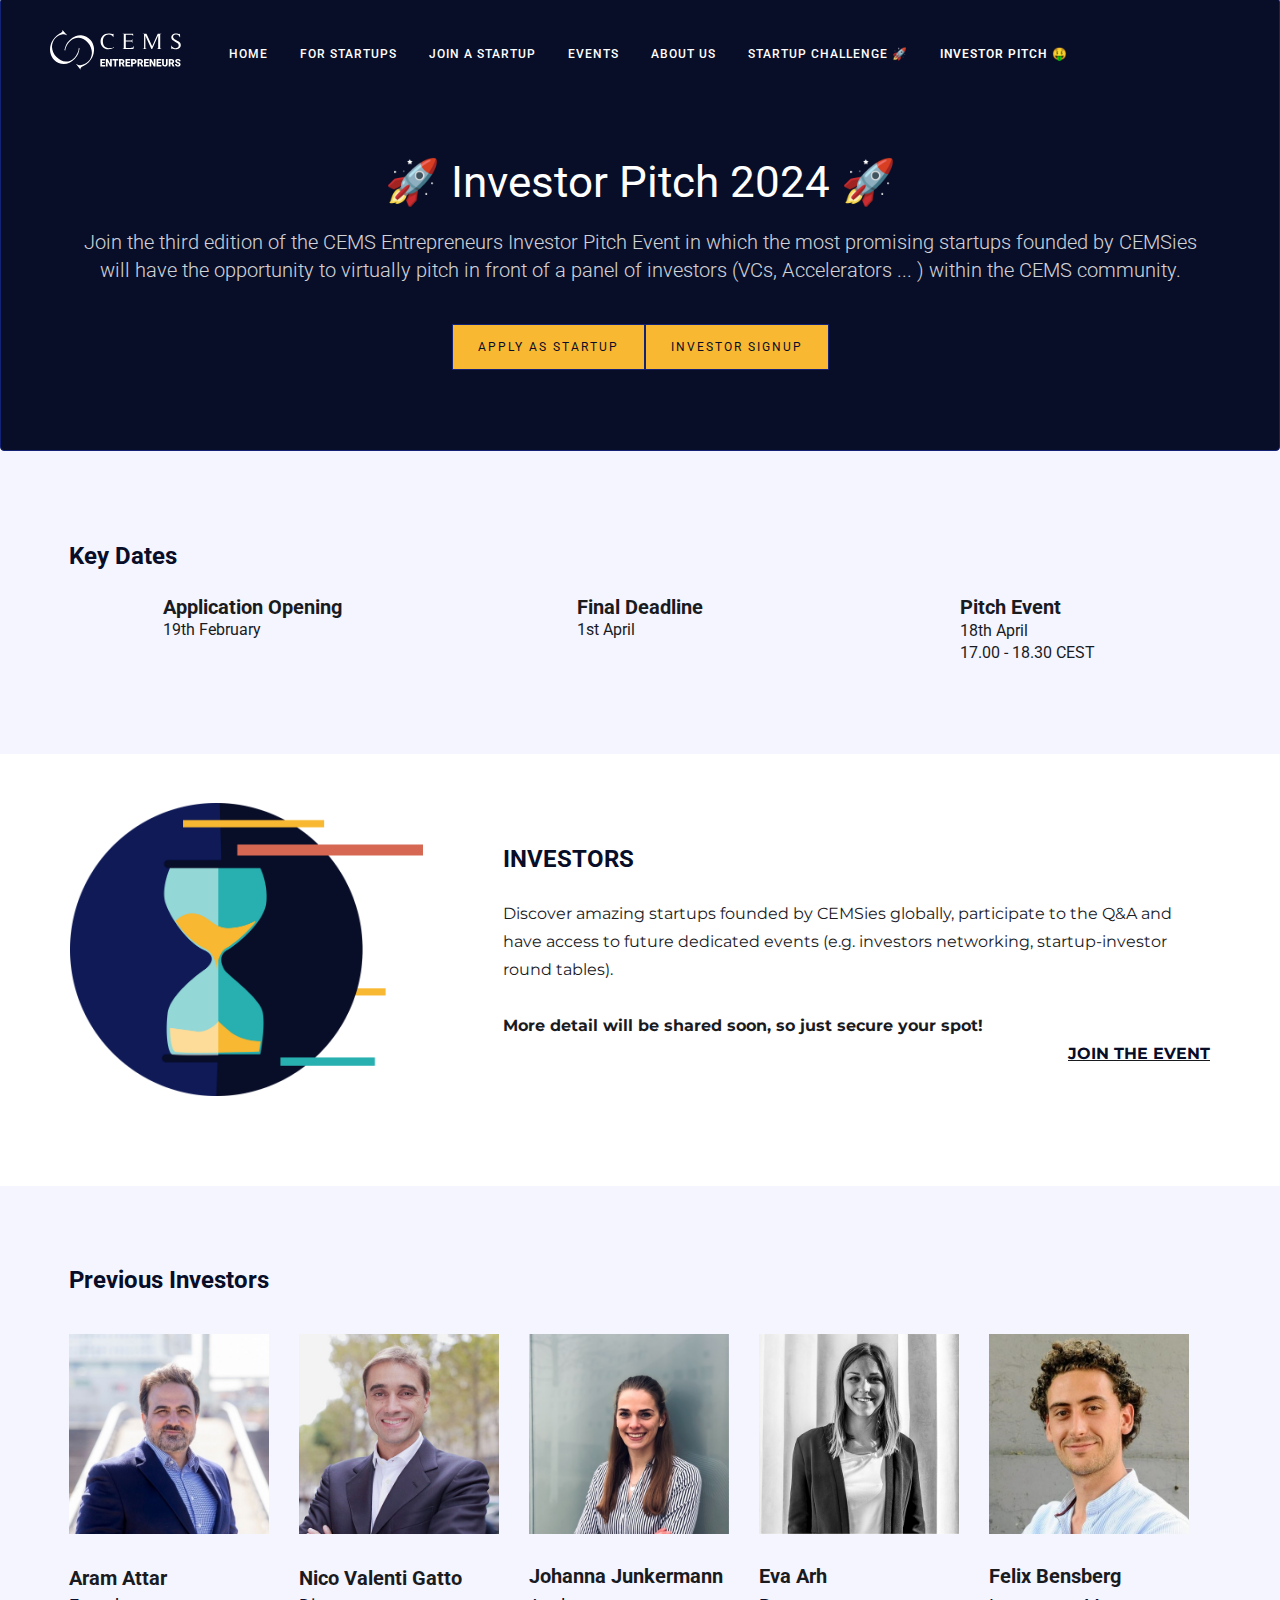
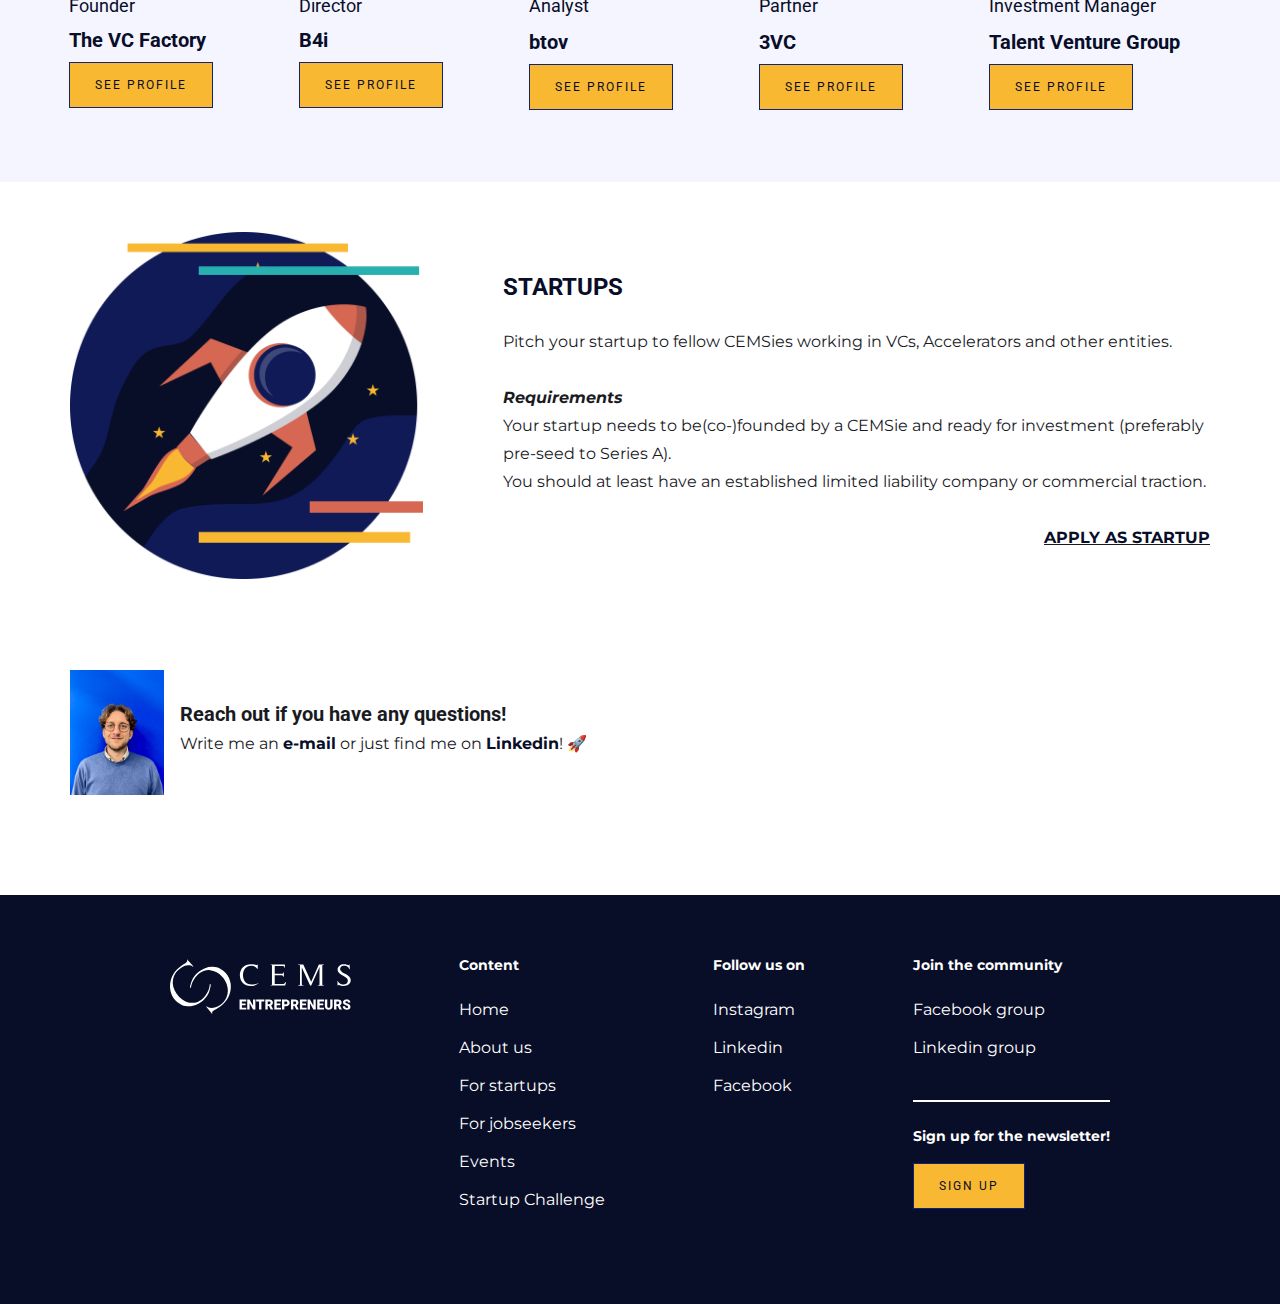
<file: investor-pitch.html>
﻿<!DOCTYPE html><!-- This site was created in Webflow. https://www.webflow.com --><!-- Last Published: Sun Feb 18 2024 20:54:26 GMT+0000 (Coordinated Universal Time) --><html data-wf-domain="www.cemsentrepreneurs.com" data-wf-page="643a9c595283b60a46440923" data-wf-site="601fdf47ba513d03e3427759"><head><meta charset="utf-8"><title>Investor Pitch</title><meta content="JOIN the 2nd edition of the CEMS-only Investor Pitch Event where the most promising startups will pitch in front of investors | Sept. 27th, 2023 | Virtual" name="description"><meta content="Investor Pitch" property="og:title"><meta content="JOIN the 2nd edition of the CEMS-only Investor Pitch Event where the most promising startups will pitch in front of investors | Sept. 27th, 2023 | Virtual" property="og:description"><meta content="Investor Pitch" property="twitter:title"><meta content="JOIN the 2nd edition of the CEMS-only Investor Pitch Event where the most promising startups will pitch in front of investors | Sept. 27th, 2023 | Virtual" property="twitter:description"><meta property="og:type" content="website"><meta content="summary_large_image" name="twitter:card"><meta content="width=device-width, initial-scale=1" name="viewport"><meta content="Webflow" name="generator"><link href="601fdf47ba513d03e3427759/css/cemsentrepreneurs.webflow.54336f226.css" rel="stylesheet" type="text/css"><link href="https://fonts.googleapis.com" rel="preconnect"><link href="https://fonts.gstatic.com" rel="preconnect" crossorigin="anonymous"><script src="ajax/libs/webfont/1.6.26/webfont.js" type="text/javascript"></script><script type="text/javascript">WebFont.load({  google: {    families: ["Montserrat:100,100italic,200,200italic,300,300italic,400,400italic,500,500italic,600,600italic,700,700italic,800,800italic,900,900italic","Bitter:400,700,400italic","Roboto:100,300,regular,italic,500,500italic,700,900","Poppins:200,200italic,regular,700,800,800italic"]  }});</script><script type="text/javascript">!function(o,c){var n=c.documentElement,t=" w-mod-";n.className+=t+"js",("ontouchstart"in o||o.DocumentTouch&&c instanceof DocumentTouch)&&(n.className+=t+"touch")}(window,document);</script><link href="601fdf47ba513d03e3427759/62ab8733121043616363e9e6_Frame%2027.png" rel="shortcut icon" type="image/x-icon"><link href="601fdf47ba513d03e3427759/62ab87977771fe3d2df77f30_Group%2026.png" rel="apple-touch-icon"><script async="" src="gtag/js?id=G-35KPS9SYK9"></script><script type="text/javascript">window.dataLayer = window.dataLayer || [];function gtag(){dataLayer.push(arguments);}gtag('js', new Date());gtag('config', 'G-35KPS9SYK9', {'anonymize_ip': false});</script></head><body class="body-6"><div data-collapse="medium" data-animation="default" data-duration="400" data-easing="ease" data-easing2="ease" role="banner" class="navigation w-nav"><div class="navigation-wrap"><a href="index.htm" class="logo-link w-nav-brand"><img src="601fdf47ba513d03e3427759/629c966b0b67a43a43820ca0_Logo.svg" width="131" alt="" class="logo-image"></a><div class="menu"><nav role="navigation" class="navigation-items w-nav-menu"><a href="index.htm" class="navigation-item w-nav-link">home</a><a href="projects.html" class="navigation-item w-nav-link">For Startups</a><a href="contact.html" class="navigation-item w-nav-link">JOIN A STARTUP</a><a href="team.html" class="navigation-item w-nav-link">events</a><a href="about.html" class="navigation-item w-nav-link">About us</a><a href="startup-challenge.html" class="navigation-item w-nav-link">startup challenge 🚀</a><a href="investor-pitch.html" aria-current="page" class="navigation-item w-nav-link w--current">Investor Pitch 🤑</a></nav><div class="menu-button w-nav-button"><img src="601fdf47ba513d03e3427759/629cce383be4dd2f9ecdfc2f_menu.svg" width="22" alt="" class="menu-icon"></div></div></div></div><div class="section-2"><div class="container-7 w-container"><h1 class="heading-2">🚀 Investor Pitch 2024 🚀</h1><p class="subheader-on-plain">Join the third edition of the CEMS Entrepreneurs Investor Pitch Event in which the most promising startups founded by CEMSies will have the opportunity to virtually pitch in front of a panel of investors (VCs, Accelerators ... ) within the CEMS community. <br></p><a href="https://airtable.com/appQ3TBT4NGE59BMW/shr9jPBeF2h1zTbWJ" target="_blank" class="button w-inline-block"><div class="text-block-2">APPLY AS STARTUP</div></a><a href="https://lu.ma/neh4c9lw" target="_blank" class="button w-inline-block"><div class="text-block-2">INVESTOR SIGNUP</div></a></div></div><div class="blue-section"><h2 class="section-heading">Key Dates</h2><div class="w-layout-grid grid-16"><div id="w-node-_5f205032-358e-79cf-5d13-4ae1d94fc860-46440923" class="container-15 w-container"><p class="paragraph-6"><strong class="subtitle">Application Opening<br></strong>19th February</p></div><div id="w-node-_5f205032-358e-79cf-5d13-4ae1d94fc870-46440923" class="w-container"><p class="paragraph-6"><strong class="subtitle">Final Deadline<br></strong>1st April</p></div><div id="w-node-_5f205032-358e-79cf-5d13-4ae1d94fc877-46440923" class="w-container"><p class="paragraph-6"><strong class="subtitle">Pitch Event<br>‍</strong>18th April<br>17.00 - 18.30 CEST</p></div></div></div><div><div class="w-layout-grid about-grid cc-about-2"><img src="601fdf47ba513d03e3427759/629e4b8dee2844f6147fea77_ora.png" sizes="(max-width: 479px) 90vw, (max-width: 767px) 94vw, (max-width: 991px) 95vw, 100vw" srcset="601fdf47ba513d03e3427759/629e4b8dee2844f6147fea77_ora-p-500.png 500w, 601fdf47ba513d03e3427759/629e4b8dee2844f6147fea77_ora-p-800.png 800w, 601fdf47ba513d03e3427759/629e4b8dee2844f6147fea77_ora-p-1080.png 1080w, 601fdf47ba513d03e3427759/629e4b8dee2844f6147fea77_ora-p-1600.png 1600w, 601fdf47ba513d03e3427759/629e4b8dee2844f6147fea77_ora.png 1718w" alt=""><div id="w-node-_06f1efc3-0446-eb34-8f28-7c6dad3cb340-46440923"><div class="home-section-wrap"><h2 class="section-heading">INVESTORS</h2><p class="paragraph-8">Discover amazing startups founded by CEMSies globally, participate to the Q&amp;A and have access to future dedicated events (e.g. investors networking, startup-investor round tables).<br><br><strong>More detail will be shared soon, so just secure your spot! </strong><br><a href="https://lu.ma/neh4c9lw" target="_blank" class="link-10"><strong class="link-7">JOIN THE EVENT</strong></a><br></p></div></div></div></div><div class="blue-section"><div class="section-heading">Previous Investors</div><div class="w-layout-grid our-services-grid"><div id="w-node-e57ef87b-77d6-cac3-c645-edda8559a309-46440923" class="div-block-27"><img src="601fdf47ba513d03e3427759/62af3af1d8da1c14a7ab31aa_aram.jpeg" width="218" alt="" class="service-icon"><div class="subtitle"><strong>Aram Attar</strong></div><div class="paragraph-bigger"><strong class="paragraph-light">Founder</strong></div><a href="https://thevcfactory.com/" target="_blank" class="link-block-2 w-inline-block"><div class="paragraph-light link-7">The VC Factory<br></div></a><a href="https://www.linkedin.com/in/aram-attar/" target="_blank" class="button w-inline-block"><div class="text-block-2">See profile</div></a></div><div id="w-node-e57ef87b-77d6-cac3-c645-edda8559a31d-46440923"><div><img src="601fdf47ba513d03e3427759/62af3bd83263c75f489963dd_joja.jpeg" width="228" alt="" class="service-icon"><div class="paragraph-bigger">Johanna Junkermann</div><div class="paragraph-light">Analyst</div><a href="https://btov.vc/" target="_blank" class="link-block-2 w-inline-block"><div class="paragraph-light link-7">btov<br></div></a><a href="https://www.linkedin.com/in/johanna-junkermann-384a9319a/" target="_blank" class="button w-inline-block"><div class="text-block-2">See profile</div></a></div></div><div><img src="601fdf47ba513d03e3427759/62af3b8ec5d9c113a976a0b6_nico.jpeg" width="228" alt="" class="service-icon"><div class="subtitle">Nico Valenti Gatto</div><div class="paragraph-bigger"><strong class="paragraph-light">Director</strong></div><a href="https://www.b4i.unibocconi.it/" target="_blank" class="link-block-2 w-inline-block"><div class="paragraph-light link-7">B4i<br></div></a><a href="https://www.linkedin.com/in/nico-valenti-gatto-3985046/" target="_blank" class="button w-inline-block"><div class="text-block-2">See profile</div></a></div><div><img src="601fdf47ba513d03e3427759/62af3c083249a97545ad339a_eva.jpeg" width="228" alt="" class="service-icon"><div class="paragraph-bigger"><strong class="subtitle">Eva Arh<br></strong></div><div class="paragraph-light">Partner<br></div><a href="https://three.vc/" target="_blank" class="link-block-2 w-inline-block"><div class="paragraph-light link-7">3VC<br></div></a><a href="https://www.linkedin.com/in/evamaurina/" target="_blank" class="button w-inline-block"><div class="text-block-2">See profile</div></a></div><div><img src="601fdf47ba513d03e3427759/629e1fdaea419eebd42018e1_Felix%20Bensberg.jpg" width="228" alt="" class="service-icon"><div class="paragraph-bigger"><strong class="subtitle">Felix Bensberg<br></strong></div><div class="paragraph-light">Investment Manager <br></div><a href="https://www.talentventuregroup.com/?utm_source=linkedin&utm_medium=infopage" target="_blank" class="link-block-2 w-inline-block"><div class="paragraph-light link-7">Talent Venture Group<br></div></a><a href="https://www.linkedin.com/in/bensbergfelix/" target="_blank" class="button w-inline-block"><div class="text-block-2">See profile</div></a></div></div></div><div><div class="w-layout-grid about-grid cc-about-2"><div id="w-node-db373962-67a3-0266-53ee-6db43239ced1-46440923"><div class="home-section-wrap"><h2 class="section-heading">STARTUPS</h2><p class="paragraph-8">Pitch your startup to fellow CEMSies working in VCs, Accelerators and other entities. <br><br><strong><em>Requirements</em></strong><br>Your startup needs to be(co-)founded by a CEMSie and ready for investment (preferably pre-seed to Series A). <br>You should at least have an established limited liability company or commercial traction.<br><br><a href="https://airtable.com/appQ3TBT4NGE59BMW/shr9jPBeF2h1zTbWJ" target="_blank"><strong class="link-7">APPLY AS STARTUP</strong></a><br></p></div></div><img src="601fdf47ba513d03e3427759/629cd70c4ed0f60653304f5b_Frame%2014.png" id="w-node-db373962-67a3-0266-53ee-6db43239cee4-46440923" sizes="(max-width: 479px) 90vw, (max-width: 767px) 94vw, (max-width: 991px) 95vw, 100vw" srcset="601fdf47ba513d03e3427759/629cd70c4ed0f60653304f5b_Frame%2014-p-500.png 500w, 601fdf47ba513d03e3427759/629cd70c4ed0f60653304f5b_Frame%2014-p-800.png 800w, 601fdf47ba513d03e3427759/629cd70c4ed0f60653304f5b_Frame%2014-p-1080.png 1080w, 601fdf47ba513d03e3427759/629cd70c4ed0f60653304f5b_Frame%2014.png 1448w" alt=""></div></div><section></section><div class="w-layout-grid open-positions"><div id="w-node-b18f3a18-1c65-2ce1-bdd7-202c394bcca0-46440923" class="div-block-24"><img src="601fdf47ba513d03e3427759/65d26b0cf3c28f44ab0cea65_Screenshot%202024-02-16%20alle%2023.19.34.png" loading="lazy" width="94" sizes="100px" alt="" srcset="601fdf47ba513d03e3427759/65d26b0cf3c28f44ab0cea65_Screenshot%202024-02-16%20alle%2023.19.34-p-500.png 500w, 601fdf47ba513d03e3427759/65d26b0cf3c28f44ab0cea65_Screenshot%202024-02-16%20alle%2023.19.34-p-800.png 800w, 601fdf47ba513d03e3427759/65d26b0cf3c28f44ab0cea65_Screenshot%202024-02-16%20alle%2023.19.34.png 1058w"></div><div><strong class="subtitle"><br>Reach out if you have any questions!<br></strong>Write me an <a href="mailto:jacopo@cemsentrepreneurs.com?subject=CEMS%20Entrepreneurs%20Investor%20Pitch%20Event%20Information" class="link-7">e-mail</a> or just find me on <a href="https://www.linkedin.com/in/jacopo-faini/" target="_blank" class="link-7">Linkedin</a>! 🚀</div><div class="container-8 w-container"><div class="paragraph-light"> <br></div></div></div><footer id="footer" class="footer"><div class="w-container"><div class="footer-flex-container"><img src="601fdf47ba513d03e3427759/629c966b0b67a43a43820ca0_Logo.svg" loading="lazy" width="181" alt="" class="image"><div><h2 class="footer-heading"><strong>Content</strong></h2><ul role="list" class="w-list-unstyled"><li><a href="index.htm" class="footer-link">Home</a></li><li><a href="about.html" class="footer-link">About us</a></li><li><a href="projects.html" class="footer-link">For startups</a></li><li><a href="contact.html" class="footer-link">For jobseekers</a></li><li><a href="team.html" class="footer-link">Events</a></li><li><a href="startup-challenge.html" class="footer-link">Startup Challenge</a></li></ul></div><div><h2 class="footer-heading"><strong>Follow us on</strong></h2><ul role="list" class="w-list-unstyled"><li><a href="https://www.instagram.com/cemsentrepreneurs/" target="_blank" class="footer-link">Instagram</a></li><li><a href="https://www.linkedin.com/company/cemsentrepreneurs/" class="footer-link">Linkedin</a></li></ul><a href="https://www.facebook.com/cemsentrepreneurspage/?show_switched_toast=0&show_invite_to_follow=0&show_switched_tooltip=0&show_podcast_settings=0&show_community_transition=0&show_community_review_changes=0&show_follower_visibility_disclosure=0" class="footer-link">Facebook</a></div><div><h2 class="footer-heading"><strong>Join the community</strong></h2><ul role="list" class="w-list-unstyled"><li><a href="https://www.facebook.com/groups/cemsentrepreneurs/about" target="_blank" class="footer-link">Facebook group</a></li></ul><a href="https://www.linkedin.com/groups/4315867/" target="_blank" class="footer-link">Linkedin group</a><div class="div-block-9"></div><h2 class="footer-heading"><strong>Sign up for the newsletter!</strong></h2><a href="http://eepurl.com/hcNxXL" class="button w-inline-block"><div class="text-block-2">sign up</div></a></div></div></div></footer><section></section><script src="js/jquery-3.5.1.min.dc5e7f18c8.js?site=601fdf47ba513d03e3427759" type="text/javascript" integrity="sha256-9/aliU8dGd2tb6OSsuzixeV4y/faTqgFtohetphbbj0=" crossorigin="anonymous"></script><script src="601fdf47ba513d03e3427759/js/webflow.2d1bec06b.js" type="text/javascript"></script></body></html>
</file>
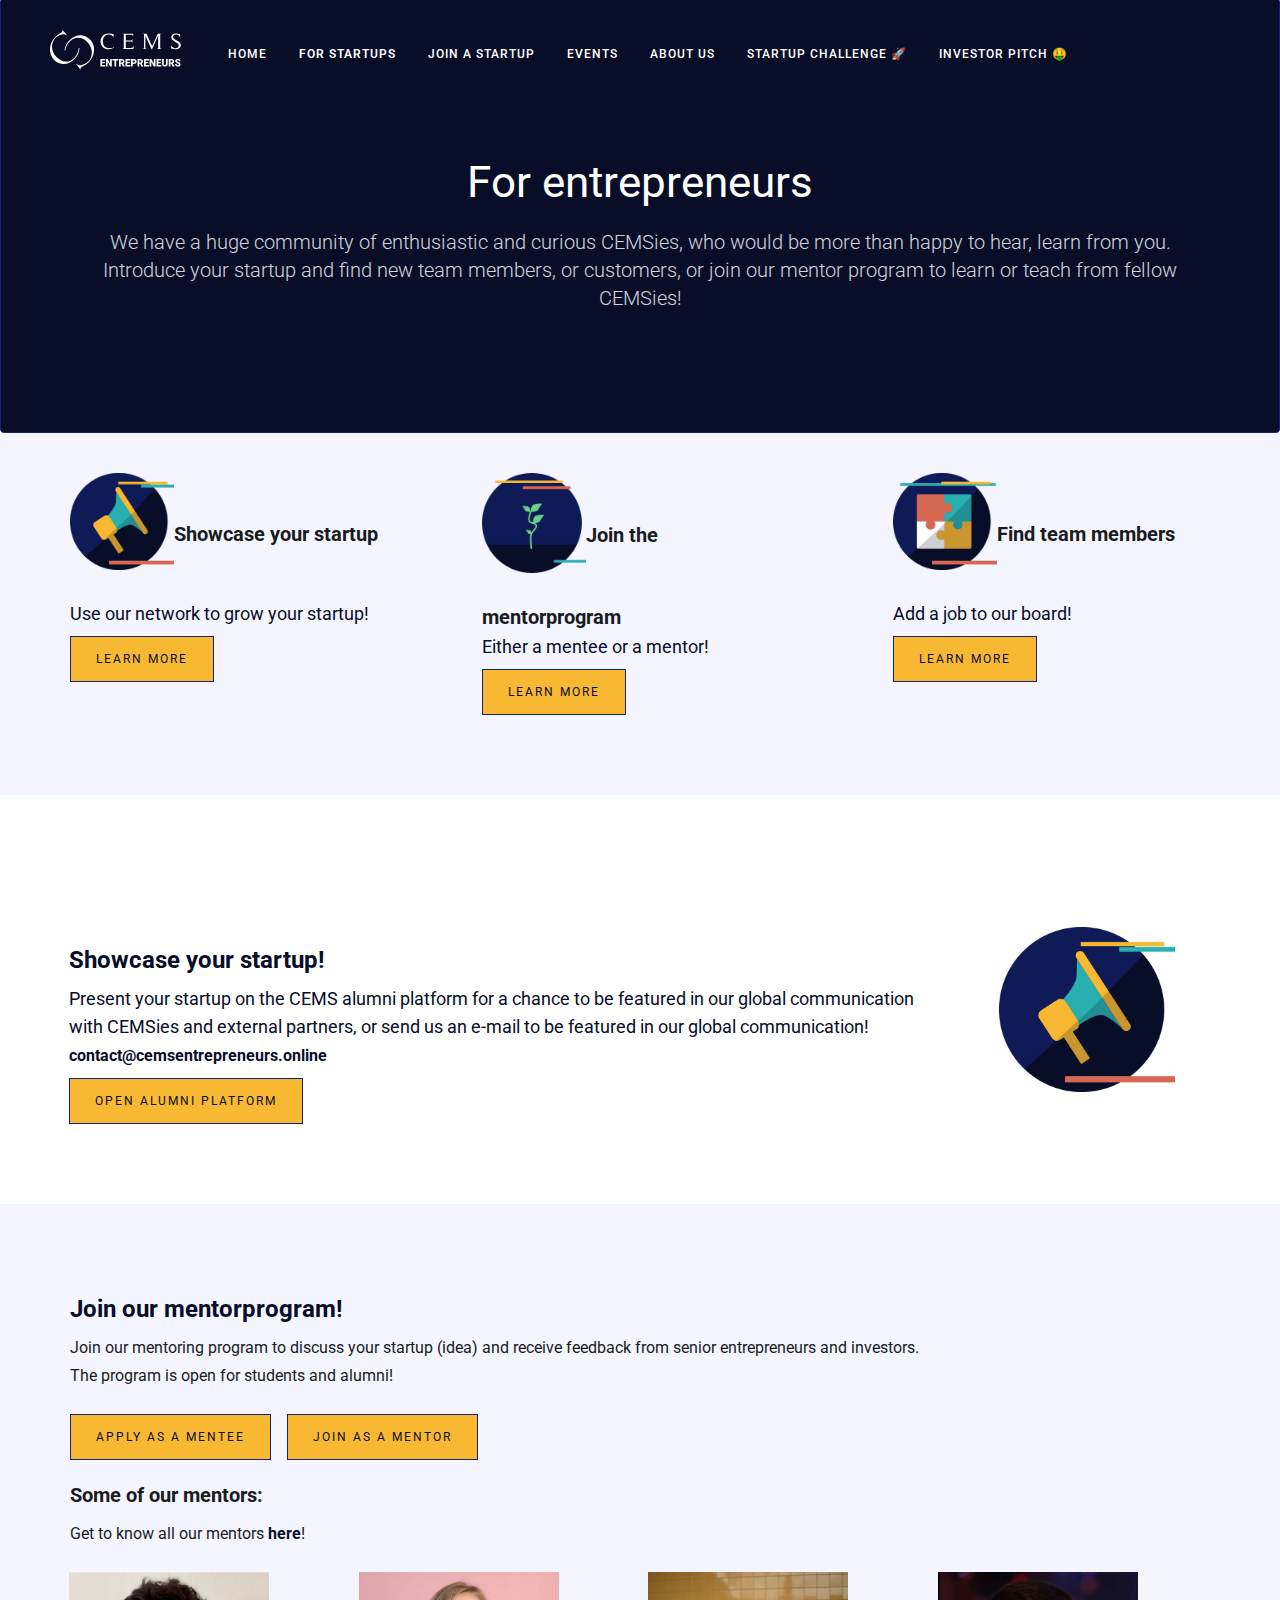
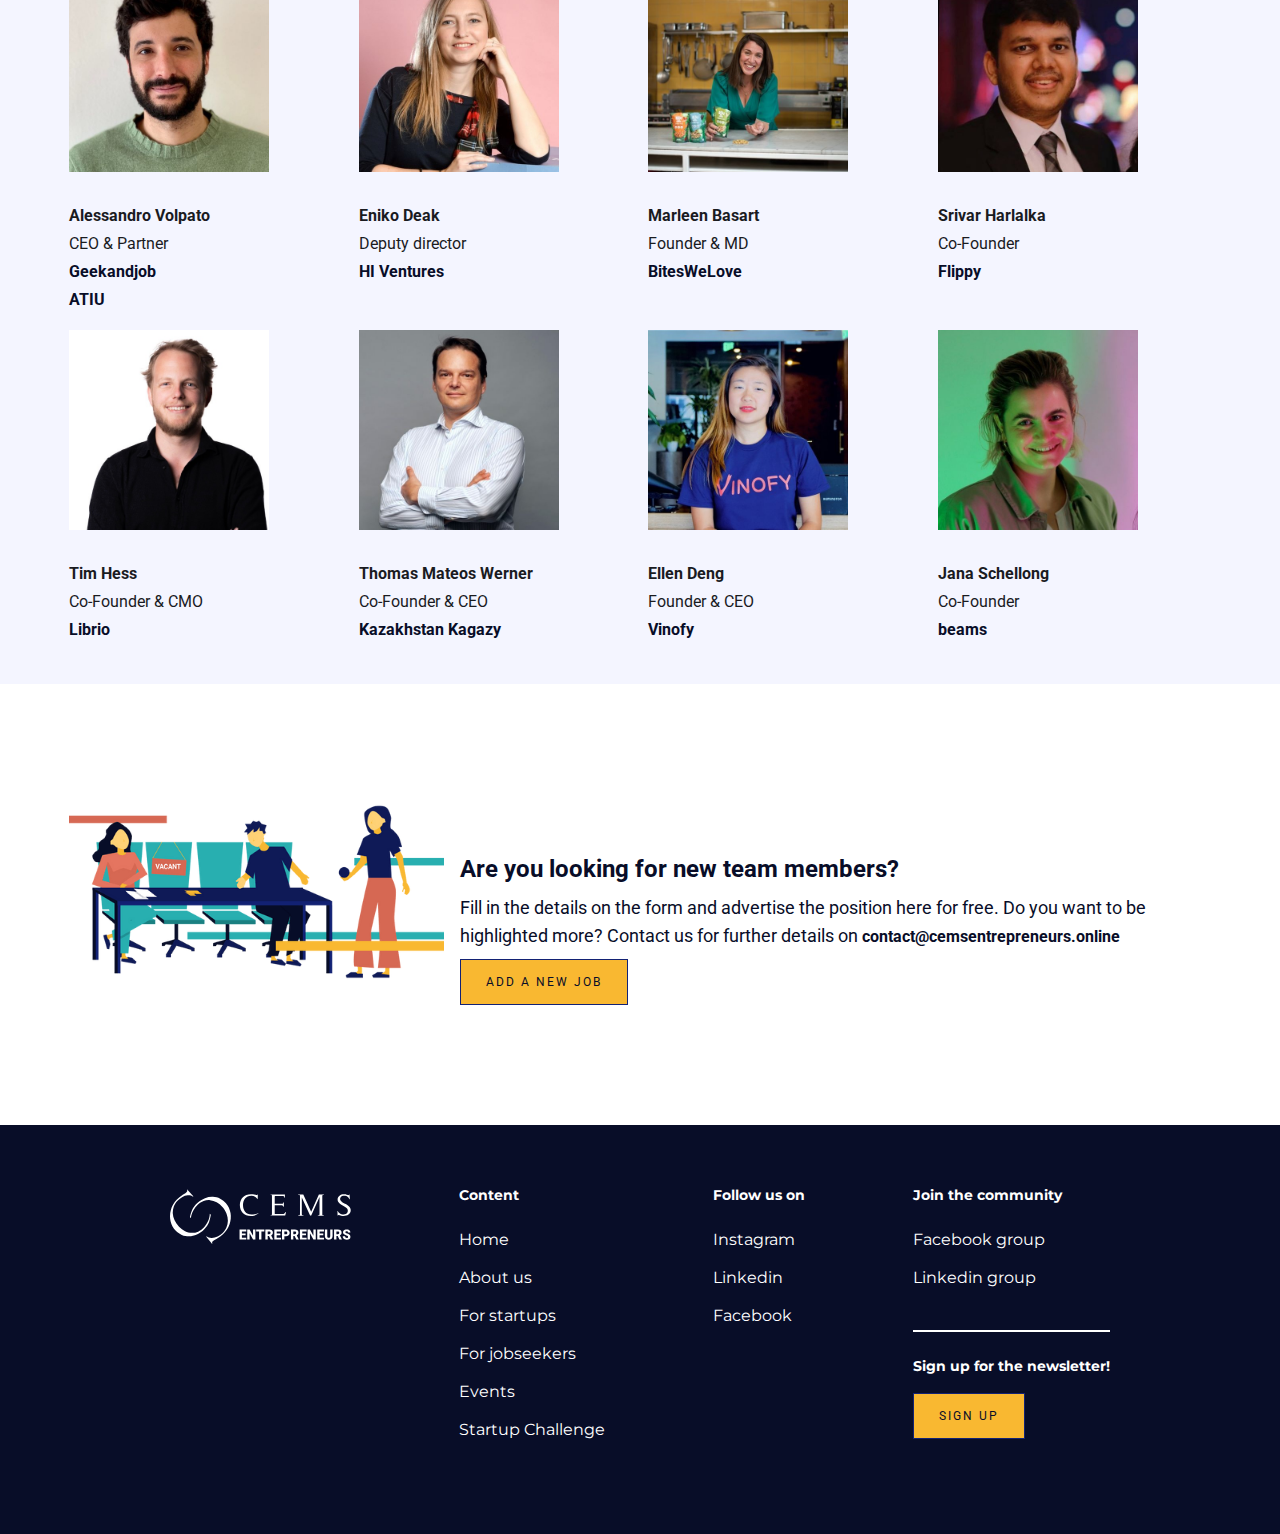
<file: projects.html>
﻿<!DOCTYPE html><!-- This site was created in Webflow. https://www.webflow.com --><!-- Last Published: Sun Feb 18 2024 20:54:26 GMT+0000 (Coordinated Universal Time) --><html data-wf-domain="www.cemsentrepreneurs.com" data-wf-page="601fdf47feaf4b4690cecf6a" data-wf-site="601fdf47ba513d03e3427759"><head><meta charset="utf-8"><title>Projects</title><meta content="Projects" property="og:title"><meta content="Projects" property="twitter:title"><meta content="width=device-width, initial-scale=1" name="viewport"><meta content="Webflow" name="generator"><link href="601fdf47ba513d03e3427759/css/cemsentrepreneurs.webflow.54336f226.css" rel="stylesheet" type="text/css"><link href="https://fonts.googleapis.com" rel="preconnect"><link href="https://fonts.gstatic.com" rel="preconnect" crossorigin="anonymous"><script src="ajax/libs/webfont/1.6.26/webfont.js" type="text/javascript"></script><script type="text/javascript">WebFont.load({  google: {    families: ["Montserrat:100,100italic,200,200italic,300,300italic,400,400italic,500,500italic,600,600italic,700,700italic,800,800italic,900,900italic","Bitter:400,700,400italic","Roboto:100,300,regular,italic,500,500italic,700,900","Poppins:200,200italic,regular,700,800,800italic"]  }});</script><script type="text/javascript">!function(o,c){var n=c.documentElement,t=" w-mod-";n.className+=t+"js",("ontouchstart"in o||o.DocumentTouch&&c instanceof DocumentTouch)&&(n.className+=t+"touch")}(window,document);</script><link href="601fdf47ba513d03e3427759/62ab8733121043616363e9e6_Frame%2027.png" rel="shortcut icon" type="image/x-icon"><link href="601fdf47ba513d03e3427759/62ab87977771fe3d2df77f30_Group%2026.png" rel="apple-touch-icon"><script async="" src="gtag/js?id=G-35KPS9SYK9"></script><script type="text/javascript">window.dataLayer = window.dataLayer || [];function gtag(){dataLayer.push(arguments);}gtag('js', new Date());gtag('config', 'G-35KPS9SYK9', {'anonymize_ip': false});</script></head><body class="body-2"><div data-collapse="medium" data-animation="default" data-duration="400" data-easing="ease" data-easing2="ease" role="banner" class="navigation w-nav"><div class="navigation-wrap"><a href="index.htm" class="logo-link w-nav-brand"><img src="601fdf47ba513d03e3427759/629c966b0b67a43a43820ca0_Logo.svg" width="131" alt="" class="logo-image"></a><div class="menu"><nav role="navigation" class="navigation-items w-nav-menu"><a href="index.htm" class="navigation-item w-nav-link">home</a><a href="projects.html" aria-current="page" class="navigation-item w-nav-link w--current">For Startups</a><a href="contact.html" class="navigation-item w-nav-link">JOIN A STARTUP</a><a href="team.html" class="navigation-item w-nav-link">events</a><a href="about.html" class="navigation-item w-nav-link">About us</a><a href="startup-challenge.html" class="navigation-item w-nav-link">startup challenge 🚀</a><a href="investor-pitch.html" class="navigation-item w-nav-link">Investor Pitch 🤑</a></nav><div class="menu-button w-nav-button"><img src="601fdf47ba513d03e3427759/629cce383be4dd2f9ecdfc2f_menu.svg" width="22" alt="" class="menu-icon"></div></div></div></div><div class="section-2"><div class="container-7 w-container"><h1 class="heading-2">For entrepreneurs</h1><p class="subheader-on-plain">We have a huge community of enthusiastic and curious CEMSies, who would be more than happy to hear, learn from you. <br>Introduce your startup and find new team members, or customers, or join our mentor program to learn or teach from fellow CEMSies!<br></p></div></div><div class="blue-section"><div class="container"><div class="container w-container"></div><div class="w-layout-grid grid-2"><div id="w-node-da389a3f-0435-d490-b994-e1d4bf3c6fb7-90cecf6a" class="div-block-26"><img src="601fdf47ba513d03e3427759/62af54d1d598700fb4822136_gro.png" width="104" srcset="601fdf47ba513d03e3427759/62af54d1d598700fb4822136_gro-p-500.png 500w, 601fdf47ba513d03e3427759/62af54d1d598700fb4822136_gro-p-800.png 800w, 601fdf47ba513d03e3427759/62af54d1d598700fb4822136_gro-p-1080.png 1080w, 601fdf47ba513d03e3427759/62af54d1d598700fb4822136_gro.png 1484w" sizes="104px" alt="Startup jobs and opportunities icon" class="service-icon"><div class="subtitle">Join the mentorprogram</div><div class="paragraph-light">Either a mentee or a mentor!</div><a href="#mentor" class="button w-inline-block"><div class="text-block-2">Learn more</div></a></div><div id="w-node-da389a3f-0435-d490-b994-e1d4bf3c6fc2-90cecf6a" class="div-block-7"><img src="601fdf47ba513d03e3427759/629cd726ab109b55e47e9596_Frame%2015.png" width="104" srcset="601fdf47ba513d03e3427759/629cd726ab109b55e47e9596_Frame%2015-p-500.png 500w, 601fdf47ba513d03e3427759/629cd726ab109b55e47e9596_Frame%2015-p-800.png 800w, 601fdf47ba513d03e3427759/629cd726ab109b55e47e9596_Frame%2015-p-1080.png 1080w, 601fdf47ba513d03e3427759/629cd726ab109b55e47e9596_Frame%2015.png 1448w" sizes="104px" alt="Startup events icon" class="service-icon"><div class="subtitle">Find team members</div><div class="paragraph-light">Add a job to our board!</div><a href="#member" class="button w-inline-block"><div class="text-block-2">Learn more</div></a></div><div id="w-node-da389a3f-0435-d490-b994-e1d4bf3c6fcf-90cecf6a" class="div-block-8"><img src="601fdf47ba513d03e3427759/629d0e7533454947e66b7cd2_Frame%2017.png" width="104" srcset="601fdf47ba513d03e3427759/629d0e7533454947e66b7cd2_Frame%2017-p-500.png 500w, 601fdf47ba513d03e3427759/629d0e7533454947e66b7cd2_Frame%2017-p-800.png 800w, 601fdf47ba513d03e3427759/629d0e7533454947e66b7cd2_Frame%2017-p-1080.png 1080w, 601fdf47ba513d03e3427759/629d0e7533454947e66b7cd2_Frame%2017.png 1448w" sizes="104px" alt="Startup jobs and opportunities icon" class="service-icon"><div class="subtitle">Showcase your startup</div><div class="paragraph-light">Use our network to grow your startup!</div><a href="#showcase" class="button w-inline-block"><div class="text-block-2">Learn more</div></a></div></div></div></div><div id="showcase" class="w-layout-grid about-grid"><div id="w-node-c4256e15-2f15-c550-de95-be38ee81e129-90cecf6a" class="div-block-25"><div class="home-section-wrap"><h2 class="section-heading">Showcase your startup!</h2><p class="paragraph-light">Present your startup on the CEMS alumni platform for a chance to be featured in our global communication with CEMSies and external partners, or send us an e-mail to be featured in our global communication!<br><a href="#" class="link-7">contact@cemsentrepreneurs.online</a><br></p></div><a href="about.html" class="button w-inline-block"><div class="text-block-2">Open alumni platform</div></a></div><img src="601fdf47ba513d03e3427759/629d0e7533454947e66b7cd2_Frame%2017.png" width="176" id="w-node-c4256e15-2f15-c550-de95-be38ee81e134-90cecf6a" srcset="601fdf47ba513d03e3427759/629d0e7533454947e66b7cd2_Frame%2017-p-500.png 500w, 601fdf47ba513d03e3427759/629d0e7533454947e66b7cd2_Frame%2017-p-800.png 800w, 601fdf47ba513d03e3427759/629d0e7533454947e66b7cd2_Frame%2017-p-1080.png 1080w, 601fdf47ba513d03e3427759/629d0e7533454947e66b7cd2_Frame%2017.png 1448w" sizes="176px" alt="" class="image-10"></div><div id="mentor" class="blue-section"><div class="container w-container"><h2 class="section-heading">Join our mentorprogram!</h2><p class="paragraph-3">Join our mentoring program to discuss your startup (idea) and receive feedback from senior entrepreneurs and investors. <br>The program is open for students and alumni!</p><a href="https://docs.google.com/forms/d/e/1FAIpQLSdmAOO8oZZCH2chLVE9tIbGuvoutgOyFfqrvySMB_PZf795aA/viewform" target="_blank" class="button w-inline-block"><div class="text-block-2">APPly as a mentee</div></a><a href="https://docs.google.com/forms/d/e/1FAIpQLSdDa4x6mu9KROmHU9OFqrq_WSZBIJoYuk6y5rqTM5TLhQoK9A/viewform" target="_blank" class="button too-close w-inline-block"><div class="text-block-2">Join as a mentor</div></a><h2 class="heading-3"><strong>Some of our mentors:</strong></h2><p class="paragraph-3">Get to know all our mentors <a href="https://airtable.com/shrbx7ckhf5Tb7BKO/tblwETKPOBhAAdeGK" target="_blank" class="link-7"><strong class="link-7">here</strong></a>!</p></div><div class="w-layout-grid grid-6"><div id="w-node-_6821cbfd-6745-1f96-be1c-dbf3845a112f-90cecf6a" class="div-block-11"><img src="601fdf47ba513d03e3427759/629df9acf6823c40b6c46019_Alessandro%20Volpato.jpeg" width="218" srcset="601fdf47ba513d03e3427759/629df9acf6823c40b6c46019_Alessandro%20Volpato-p-500.jpeg 500w, 601fdf47ba513d03e3427759/629df9acf6823c40b6c46019_Alessandro%20Volpato.jpeg 512w" alt="" sizes="200px" class="service-icon"><div class="text-block-9"><strong>Alessandro Volpato<br></strong>CEO &amp; Partner<br><a href="#" class="link-7"><strong>Geekandjob<br>‍</strong></a><a href="#" class="link-7"><strong>ATIU</strong></a></div></div><div id="w-node-_6821cbfd-6745-1f96-be1c-dbf3845a113a-90cecf6a" class="div-block-12"><img src="601fdf47ba513d03e3427759/629dfa5aa21df03678357d71_8ccea9af.jpeg" width="228" srcset="601fdf47ba513d03e3427759/629dfa5aa21df03678357d71_8ccea9af-p-500.jpeg 500w, 601fdf47ba513d03e3427759/629dfa5aa21df03678357d71_8ccea9af.jpeg 512w" alt="" sizes="200px" class="service-icon"><div class="text-block-10"><strong>Eniko Deak<br></strong>Deputy director<br><a href="https://www.hiventures.hu/en" target="_blank" class="link-7"><strong class="bold-text-19">HI Ventures</strong></a></div></div><div id="w-node-_6821cbfd-6745-1f96-be1c-dbf3845a1143-90cecf6a"><div class="div-block-15"><img src="601fdf47ba513d03e3427759/629dfa912bc48028937a2112_937f23bf.jpeg" width="228" srcset="601fdf47ba513d03e3427759/629dfa912bc48028937a2112_937f23bf-p-500.jpeg 500w, 601fdf47ba513d03e3427759/629dfa912bc48028937a2112_937f23bf.jpeg 512w" alt="" sizes="200px" class="service-icon"><div class="text-block-11"><strong>Marleen Basart<br></strong>Founder &amp; MD</div><div class="paragraph-bigger"><a href="https://www.biteswelove.nl/" target="_blank" class="link-7"><strong class="bold-text-17">BitesWeLove</strong></a></div></div></div><div class="div-block-6"><img src="601fdf47ba513d03e3427759/629dfda1f9e4c629b978af21_27e0c3e5.jpeg" width="228" srcset="601fdf47ba513d03e3427759/629dfda1f9e4c629b978af21_27e0c3e5-p-500.jpeg 500w, 601fdf47ba513d03e3427759/629dfda1f9e4c629b978af21_27e0c3e5.jpeg 512w" alt="" sizes="200px" class="service-icon"><div class="text-block-12"><strong>Srivar Harlalka<br></strong>Co-Founder</div><div class="paragraph-bigger"><a href="https://www.flippyfinance.com/" target="_blank" class="link-7"><strong class="bold-text-18">Flippy</strong></a></div></div><div class="div-block-6"><img src="601fdf47ba513d03e3427759/629e43b7ce7ed681de736b3b_6f817962.jpeg" width="228" alt="" class="service-icon"><div class="text-block-12"><strong>Tim Hess<br>‍</strong>Co-Founder &amp; CMO</div><div class="paragraph-bigger"><a href="https://librio.com/en/" target="_blank" class="link-7"><strong class="bold-text-18">Librio</strong></a></div></div><div class="div-block-6"><img src="601fdf47ba513d03e3427759/629e43fd4271c425f40f1d23_b743f7b9.jpeg" width="228" srcset="601fdf47ba513d03e3427759/629e43fd4271c425f40f1d23_b743f7b9-p-500.jpeg 500w, 601fdf47ba513d03e3427759/629e43fd4271c425f40f1d23_b743f7b9.jpeg 512w" alt="" sizes="200px" class="service-icon"><div class="text-block-12"><strong>Thomas Mateos Werner<br>‍</strong>Co-Founder &amp; CEO</div><div class="paragraph-bigger"><a href="http://www.kazakhstankagazy.com/en/" target="_blank" class="link-7"><strong class="bold-text-18">Kazakhstan Kagazy</strong></a></div></div><div class="div-block-6"><img src="601fdf47ba513d03e3427759/629e443fd3533a7873dc61c2_Ellen%20deng.jpeg" width="228" srcset="601fdf47ba513d03e3427759/629e443fd3533a7873dc61c2_Ellen%20deng-p-500.jpeg 500w, 601fdf47ba513d03e3427759/629e443fd3533a7873dc61c2_Ellen%20deng.jpeg 512w" alt="" sizes="200px" class="service-icon"><div class="text-block-12"><strong>Ellen Deng<br></strong>Founder &amp; CEO</div><div class="paragraph-bigger"><a href="https://vinofyapp.com/" target="_blank" class="link-7"><strong class="bold-text-18">Vinofy</strong></a></div></div><div class="div-block-6"><img src="601fdf47ba513d03e3427759/629e44984f776befdc650436_382c446d.jpeg" width="228" srcset="601fdf47ba513d03e3427759/629e44984f776befdc650436_382c446d-p-500.jpeg 500w, 601fdf47ba513d03e3427759/629e44984f776befdc650436_382c446d.jpeg 512w" alt="" sizes="200px" class="service-icon"><div class="text-block-12"><strong>Jana Schellong<br>‍</strong>Co-Founder</div><div class="paragraph-bigger"><a href="https://usebeams.com/" target="_blank" class="link-7"><strong class="bold-text-18">beams</strong></a></div></div></div></div><div class="section-12"><div id="member" class="w-layout-grid grid-10"><div id="w-node-b385ec8a-b3e2-d111-2f16-9769182c83e7-90cecf6a"><div class="home-section-wrap"><h2 class="section-heading">Are you looking for new team members?</h2><p class="paragraph-light">Fill in the details on the form and advertise the position here for free. Do you want to be highlighted more? Contact us for further details on <a href="#" class="link-7">contact@cemsentrepreneurs.online</a></p></div><a href="https://airtable.com/shrfgHoCrsEZmKrbl" target="_blank" class="button w-inline-block"><div class="text-block-2">Add a new job</div></a></div><img src="601fdf47ba513d03e3427759/629de17e9c8a364dbdbe26fb_Frame%2020.png" width="484" id="w-node-bf1711df-a3e5-b001-d808-e927587c80a4-90cecf6a" srcset="601fdf47ba513d03e3427759/629de17e9c8a364dbdbe26fb_Frame%2020-p-500.png 500w, 601fdf47ba513d03e3427759/629de17e9c8a364dbdbe26fb_Frame%2020-p-800.png 800w, 601fdf47ba513d03e3427759/629de17e9c8a364dbdbe26fb_Frame%2020-p-1080.png 1080w, 601fdf47ba513d03e3427759/629de17e9c8a364dbdbe26fb_Frame%2020-p-1600.png 1600w, 601fdf47ba513d03e3427759/629de17e9c8a364dbdbe26fb_Frame%2020-p-2000.png 2000w, 601fdf47ba513d03e3427759/629de17e9c8a364dbdbe26fb_Frame%2020.png 2405w" sizes="(max-width: 479px) 90vw, (max-width: 767px) 91vw, 484px" alt=""></div></div><footer id="footer" class="footer"><div class="w-container"><div class="footer-flex-container"><img src="601fdf47ba513d03e3427759/629c966b0b67a43a43820ca0_Logo.svg" loading="lazy" width="181" alt="" class="image"><div><h2 class="footer-heading"><strong>Content</strong></h2><ul role="list" class="w-list-unstyled"><li><a href="index.htm" class="footer-link">Home</a></li><li><a href="about.html" class="footer-link">About us</a></li><li><a href="projects.html" aria-current="page" class="footer-link w--current">For startups</a></li><li><a href="contact.html" class="footer-link">For jobseekers</a></li><li><a href="team.html" class="footer-link">Events</a></li><li><a href="startup-challenge.html" class="footer-link">Startup Challenge</a></li></ul></div><div><h2 class="footer-heading"><strong>Follow us on</strong></h2><ul role="list" class="w-list-unstyled"><li><a href="https://www.instagram.com/cemsentrepreneurs/" target="_blank" class="footer-link">Instagram</a></li><li><a href="https://www.linkedin.com/company/cemsentrepreneurs/" class="footer-link">Linkedin</a></li></ul><a href="https://www.facebook.com/cemsentrepreneurspage/?show_switched_toast=0&show_invite_to_follow=0&show_switched_tooltip=0&show_podcast_settings=0&show_community_transition=0&show_community_review_changes=0&show_follower_visibility_disclosure=0" class="footer-link">Facebook</a></div><div><h2 class="footer-heading"><strong>Join the community</strong></h2><ul role="list" class="w-list-unstyled"><li><a href="https://www.facebook.com/groups/cemsentrepreneurs/about" target="_blank" class="footer-link">Facebook group</a></li></ul><a href="https://www.linkedin.com/groups/4315867/" target="_blank" class="footer-link">Linkedin group</a><div class="div-block-9"></div><h2 class="footer-heading"><strong>Sign up for the newsletter!</strong></h2><a href="http://eepurl.com/hcNxXL" class="button w-inline-block"><div class="text-block-2">sign up</div></a></div></div></div></footer><script src="js/jquery-3.5.1.min.dc5e7f18c8.js?site=601fdf47ba513d03e3427759" type="text/javascript" integrity="sha256-9/aliU8dGd2tb6OSsuzixeV4y/faTqgFtohetphbbj0=" crossorigin="anonymous"></script><script src="601fdf47ba513d03e3427759/js/webflow.2d1bec06b.js" type="text/javascript"></script></body></html>
</file>
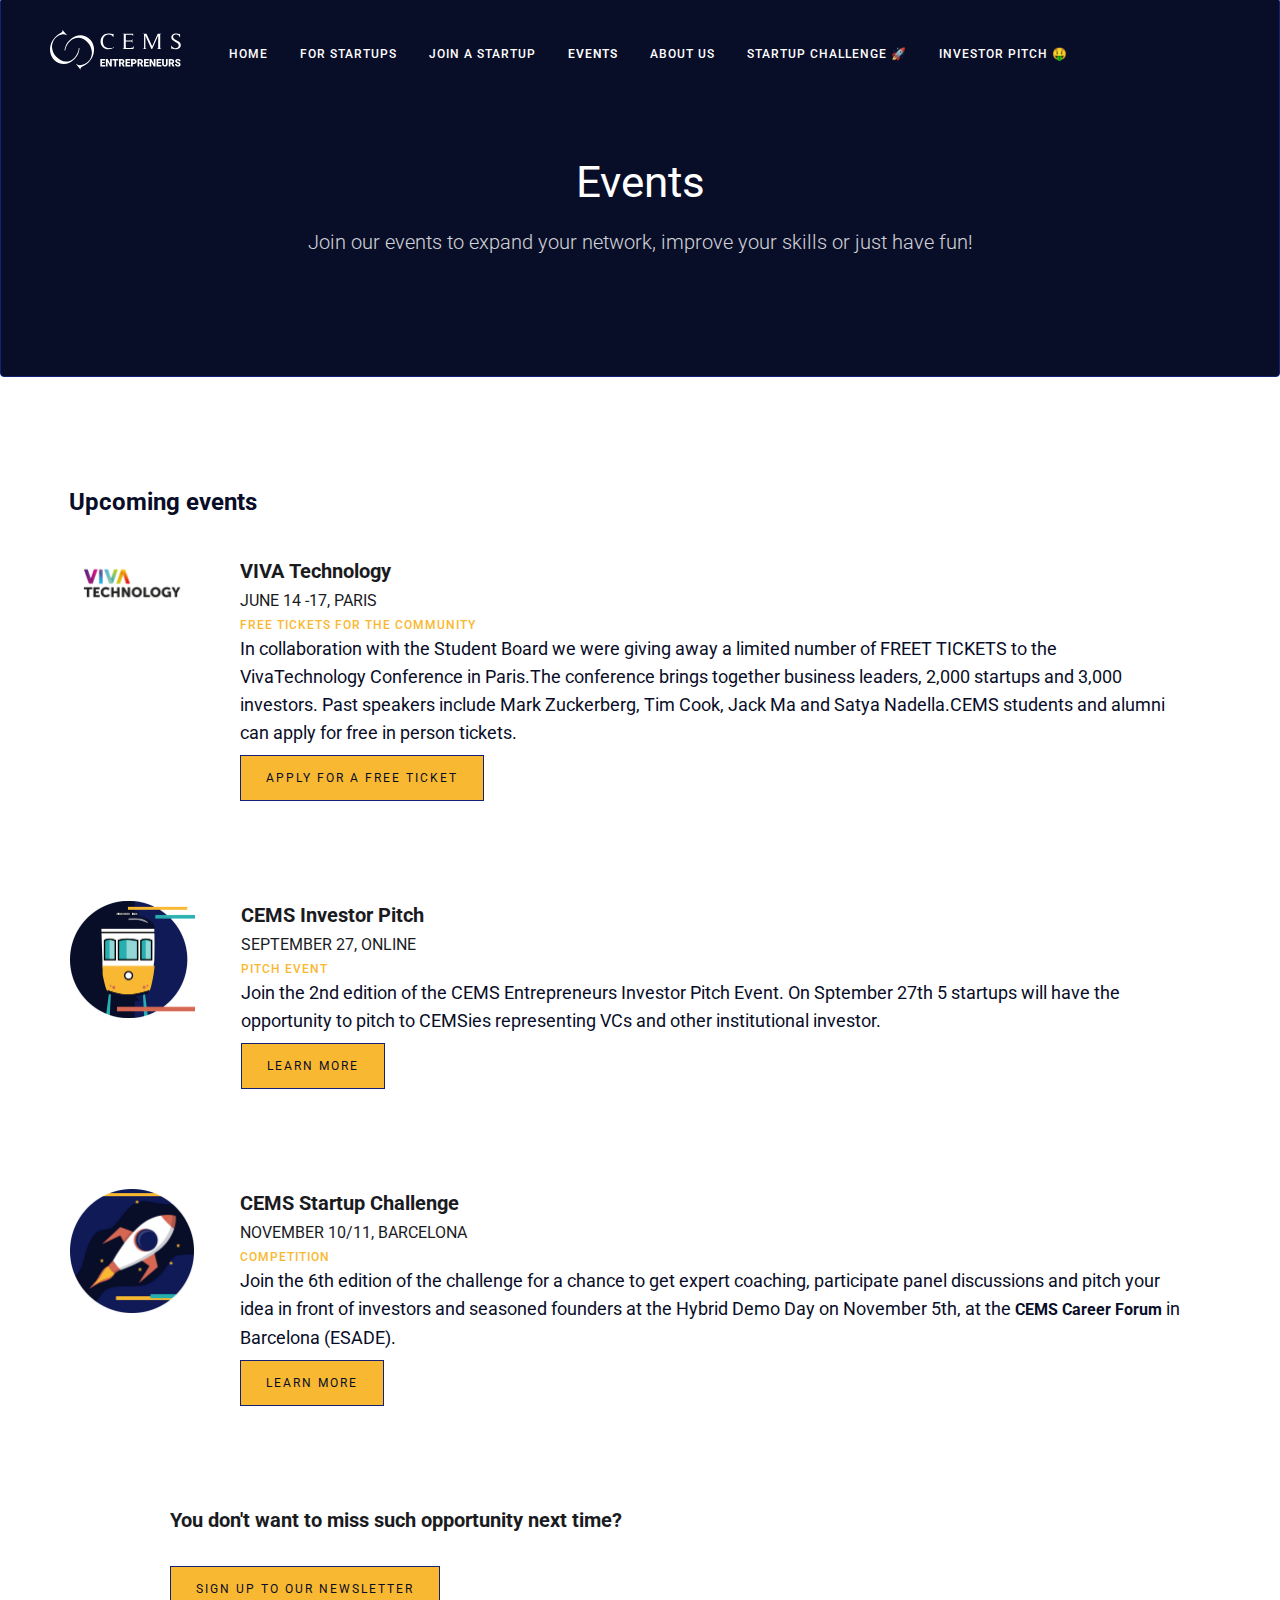
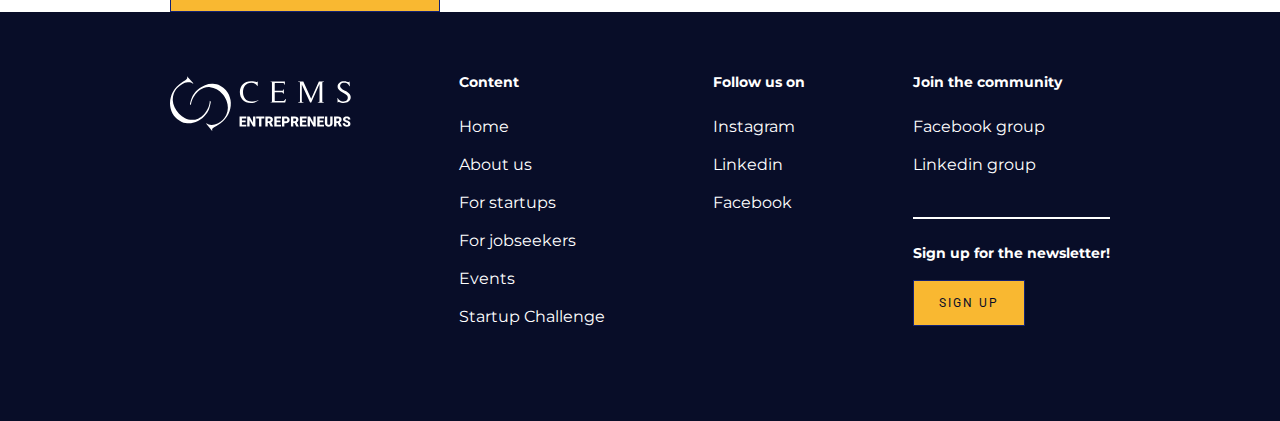
<file: team.html>
﻿<!DOCTYPE html><!-- This site was created in Webflow. https://www.webflow.com --><!-- Last Published: Sun Feb 18 2024 20:54:26 GMT+0000 (Coordinated Universal Time) --><html data-wf-domain="www.cemsentrepreneurs.com" data-wf-page="601fdf47feaf4b5e2fcecf69" data-wf-site="601fdf47ba513d03e3427759"><head><meta charset="utf-8"><title>Team</title><meta content="Team" property="og:title"><meta content="Team" property="twitter:title"><meta content="width=device-width, initial-scale=1" name="viewport"><meta content="Webflow" name="generator"><link href="601fdf47ba513d03e3427759/css/cemsentrepreneurs.webflow.54336f226.css" rel="stylesheet" type="text/css"><link href="https://fonts.googleapis.com" rel="preconnect"><link href="https://fonts.gstatic.com" rel="preconnect" crossorigin="anonymous"><script src="ajax/libs/webfont/1.6.26/webfont.js" type="text/javascript"></script><script type="text/javascript">WebFont.load({  google: {    families: ["Montserrat:100,100italic,200,200italic,300,300italic,400,400italic,500,500italic,600,600italic,700,700italic,800,800italic,900,900italic","Bitter:400,700,400italic","Roboto:100,300,regular,italic,500,500italic,700,900","Poppins:200,200italic,regular,700,800,800italic"]  }});</script><script type="text/javascript">!function(o,c){var n=c.documentElement,t=" w-mod-";n.className+=t+"js",("ontouchstart"in o||o.DocumentTouch&&c instanceof DocumentTouch)&&(n.className+=t+"touch")}(window,document);</script><link href="601fdf47ba513d03e3427759/62ab8733121043616363e9e6_Frame%2027.png" rel="shortcut icon" type="image/x-icon"><link href="601fdf47ba513d03e3427759/62ab87977771fe3d2df77f30_Group%2026.png" rel="apple-touch-icon"><script async="" src="gtag/js?id=G-35KPS9SYK9"></script><script type="text/javascript">window.dataLayer = window.dataLayer || [];function gtag(){dataLayer.push(arguments);}gtag('js', new Date());gtag('config', 'G-35KPS9SYK9', {'anonymize_ip': false});</script></head><body><div data-collapse="medium" data-animation="default" data-duration="400" data-easing="ease" data-easing2="ease" role="banner" class="navigation w-nav"><div class="navigation-wrap"><a href="index.htm" class="logo-link w-nav-brand"><img src="601fdf47ba513d03e3427759/629c966b0b67a43a43820ca0_Logo.svg" width="131" alt="" class="logo-image"></a><div class="menu"><nav role="navigation" class="navigation-items w-nav-menu"><a href="index.htm" class="navigation-item w-nav-link">home</a><a href="projects.html" class="navigation-item w-nav-link">For Startups</a><a href="contact.html" class="navigation-item w-nav-link">JOIN A STARTUP</a><a href="team.html" aria-current="page" class="navigation-item w-nav-link w--current">events</a><a href="about.html" class="navigation-item w-nav-link">About us</a><a href="startup-challenge.html" class="navigation-item w-nav-link">startup challenge 🚀</a><a href="investor-pitch.html" class="navigation-item w-nav-link">Investor Pitch 🤑</a></nav><div class="menu-button w-nav-button"><img src="601fdf47ba513d03e3427759/629cce383be4dd2f9ecdfc2f_menu.svg" width="22" alt="" class="menu-icon"></div></div></div></div><div class="section-2"><div class="container-7 w-container"><h1 class="heading-2">Events</h1><p class="subheader-on-plain">Join our events to expand your network, improve your skills or just have fun!<br></p></div></div><div class="section-11"><h2 class="section-heading">Upcoming events</h2></div><div class="section cc-home-wrap"><div class="w-layout-grid open-positions"><div id="w-node-_82ca1b0f-7ab9-9f16-fd73-41a21845cc5d-2fcecf69" class="div-block-16"><img src="601fdf47ba513d03e3427759/629df421817078fcd40a72ef_medium_VT-BLACK%404x-8.png" width="124" sizes="123.98896026611328px" srcset="601fdf47ba513d03e3427759/629df421817078fcd40a72ef_medium_VT-BLACK%404x-8-p-500.png 500w, 601fdf47ba513d03e3427759/629df421817078fcd40a72ef_medium_VT-BLACK%404x-8.png 750w" alt="" class="service-icon"></div><div id="w-node-_82ca1b0f-7ab9-9f16-fd73-41a21845cc5f-2fcecf69" class="container-8 w-container"><div class="paragraph-bigger"><strong class="subtitle">VIVA Technology<br></strong></div><div class="text-block-8">JUNE 14 -17, PARIS</div><div class="label">Free tickets for the community</div><div class="paragraph-light">In collaboration with the Student Board we were giving away a limited number of FREET TICKETS to the VivaTechnology Conference in Paris.The conference brings together business leaders, 2,000 startups and 3,000 investors. Past speakers include Mark Zuckerberg, Tim Cook, Jack Ma and Satya Nadella.CEMS students and alumni can apply for free in person tickets. <br></div><a href="https://airtable.com/shrQ763VYLnSXm7Mg" target="_blank" class="button w-inline-block"><div class="text-block-2">APPLY FOR A FREE TICKET</div></a></div></div><div class="w-layout-grid open-positions"><div class="div-block-17"><img src="601fdf47ba513d03e3427759/629df7a449b4950ffe6fd3de_lisb.png" width="125" sizes="124.99999237060547px" srcset="601fdf47ba513d03e3427759/629df7a449b4950ffe6fd3de_lisb-p-500.png 500w, 601fdf47ba513d03e3427759/629df7a449b4950ffe6fd3de_lisb-p-800.png 800w, 601fdf47ba513d03e3427759/629df7a449b4950ffe6fd3de_lisb-p-1080.png 1080w, 601fdf47ba513d03e3427759/629df7a449b4950ffe6fd3de_lisb.png 1448w" alt="" class="service-icon"></div><div class="container-8 w-container"><div><strong class="subtitle">CEMS Investor Pitch<br></strong></div><div class="text-block-8">SEPTEMBER 27, ONLINE</div><div class="label">PITCH EVENT</div><div class="paragraph-light">Join the 2nd edition of the CEMS Entrepreneurs Investor Pitch Event. On Sptember 27th 5 startups will have the opportunity to pitch to CEMSies representing VCs and other institutional investor.<br></div><div class="section-3"><a href="investor-pitch.html" class="button w-inline-block"><div class="text-block-2">Learn More</div></a></div></div></div><div class="w-layout-grid open-positions"><div id="w-node-bca34a63-4b32-02c1-b37f-fd84c6a15aba-2fcecf69" class="div-block-17"><img src="601fdf47ba513d03e3427759/629cca10db005e08e28410af_rock.png" width="124" sizes="123.98896026611328px" srcset="601fdf47ba513d03e3427759/629cca10db005e08e28410af_rock-p-500.png 500w, 601fdf47ba513d03e3427759/629cca10db005e08e28410af_rock-p-800.png 800w, 601fdf47ba513d03e3427759/629cca10db005e08e28410af_rock-p-1080.png 1080w, 601fdf47ba513d03e3427759/629cca10db005e08e28410af_rock.png 1424w" alt="" class="service-icon"></div><div id="w-node-bca34a63-4b32-02c1-b37f-fd84c6a15abc-2fcecf69" class="container-8 w-container"><div><strong class="subtitle">CEMS Startup Challenge<br></strong></div><div class="text-block-8">NOVEMBER 10/11, BARCELONA</div><div class="label">COMpetition</div><div class="paragraph-light">Join the 6th edition of the challenge for a chance to get expert coaching, participate panel discussions and pitch your idea in front of investors and seasoned founders at the Hybrid Demo Day on November 5th, at the <a href="https://careerforum2022.cems.org/" target="_blank" class="link-7"><strong>CEMS Career Forum </strong></a>in Barcelona (ESADE).<br></div><div class="section-3"><a href="startup-challenge.html" class="button w-inline-block"><div class="text-block-2">Learn more</div></a></div></div></div></div><div id="w-node-f77b1191-47ae-10b9-2d29-d3997a7e5c53-2fcecf69" class="container-8 w-container"><div><strong class="subtitle">You don&#x27;t want to miss such opportunity next time? <br>‍<br></strong></div><a href="#footer" class="button w-inline-block"><div class="text-block-2">Sign up to our newsletter</div></a></div><div class="section-3"></div><footer id="footer" class="footer"><div class="w-container"><div class="footer-flex-container"><img src="601fdf47ba513d03e3427759/629c966b0b67a43a43820ca0_Logo.svg" loading="lazy" width="181" alt="" class="image"><div><h2 class="footer-heading"><strong>Content</strong></h2><ul role="list" class="w-list-unstyled"><li><a href="index.htm" class="footer-link">Home</a></li><li><a href="about.html" class="footer-link">About us</a></li><li><a href="projects.html" class="footer-link">For startups</a></li><li><a href="contact.html" class="footer-link">For jobseekers</a></li><li><a href="team.html" aria-current="page" class="footer-link w--current">Events</a></li><li><a href="startup-challenge.html" class="footer-link">Startup Challenge</a></li></ul></div><div><h2 class="footer-heading"><strong>Follow us on</strong></h2><ul role="list" class="w-list-unstyled"><li><a href="https://www.instagram.com/cemsentrepreneurs/" target="_blank" class="footer-link">Instagram</a></li><li><a href="https://www.linkedin.com/company/cemsentrepreneurs/" class="footer-link">Linkedin</a></li></ul><a href="https://www.facebook.com/cemsentrepreneurspage/?show_switched_toast=0&show_invite_to_follow=0&show_switched_tooltip=0&show_podcast_settings=0&show_community_transition=0&show_community_review_changes=0&show_follower_visibility_disclosure=0" class="footer-link">Facebook</a></div><div><h2 class="footer-heading"><strong>Join the community</strong></h2><ul role="list" class="w-list-unstyled"><li><a href="https://www.facebook.com/groups/cemsentrepreneurs/about" target="_blank" class="footer-link">Facebook group</a></li></ul><a href="https://www.linkedin.com/groups/4315867/" target="_blank" class="footer-link">Linkedin group</a><div class="div-block-9"></div><h2 class="footer-heading"><strong>Sign up for the newsletter!</strong></h2><a href="http://eepurl.com/hcNxXL" class="button w-inline-block"><div class="text-block-2">sign up</div></a></div></div></div></footer><script src="js/jquery-3.5.1.min.dc5e7f18c8.js?site=601fdf47ba513d03e3427759" type="text/javascript" integrity="sha256-9/aliU8dGd2tb6OSsuzixeV4y/faTqgFtohetphbbj0=" crossorigin="anonymous"></script><script src="601fdf47ba513d03e3427759/js/webflow.2d1bec06b.js" type="text/javascript"></script></body></html>
</file>
<file: 601fdf47ba513d03e3427759/css/cemsentrepreneurs.webflow.54336f226.css>
﻿html {
  -ms-text-size-adjust: 100%;
  -webkit-text-size-adjust: 100%;
  font-family: sans-serif;
}

body {
  margin: 0;
}

article, aside, details, figcaption, figure, footer, header, hgroup, main, menu, nav, section, summary {
  display: block;
}

audio, canvas, progress, video {
  vertical-align: baseline;
  display: inline-block;
}

audio:not([controls]) {
  height: 0;
  display: none;
}

[hidden], template {
  display: none;
}

a {
  background-color: rgba(0, 0, 0, 0);
}

a:active, a:hover {
  outline: 0;
}

abbr[title] {
  border-bottom: 1px dotted;
}

b, strong {
  font-weight: bold;
}

dfn {
  font-style: italic;
}

h1 {
  margin: .67em 0;
  font-size: 2em;
}

mark {
  color: #000;
  background: #ff0;
}

small {
  font-size: 80%;
}

sub, sup {
  vertical-align: baseline;
  font-size: 75%;
  line-height: 0;
  position: relative;
}

sup {
  top: -.5em;
}

sub {
  bottom: -.25em;
}

img {
  border: 0;
}

svg:not(:root) {
  overflow: hidden;
}

figure {
  margin: 1em 40px;
}

hr {
  box-sizing: content-box;
  height: 0;
}

pre {
  overflow: auto;
}

code, kbd, pre, samp {
  font-family: monospace;
  font-size: 1em;
}

button, input, optgroup, select, textarea {
  color: inherit;
  font: inherit;
  margin: 0;
}

button {
  overflow: visible;
}

button, select {
  text-transform: none;
}

button, html input[type="button"], input[type="reset"] {
  -webkit-appearance: button;
  cursor: pointer;
}

button[disabled], html input[disabled] {
  cursor: default;
}

button::-moz-focus-inner, input::-moz-focus-inner {
  border: 0;
  padding: 0;
}

input {
  line-height: normal;
}

input[type="checkbox"], input[type="radio"] {
  box-sizing: border-box;
  padding: 0;
}

input[type="number"]::-webkit-inner-spin-button, input[type="number"]::-webkit-outer-spin-button {
  height: auto;
}

input[type="search"] {
  -webkit-appearance: none;
}

input[type="search"]::-webkit-search-cancel-button, input[type="search"]::-webkit-search-decoration {
  -webkit-appearance: none;
}

fieldset {
  border: 1px solid silver;
  margin: 0 2px;
  padding: .35em .625em .75em;
}

legend {
  border: 0;
  padding: 0;
}

textarea {
  overflow: auto;
}

optgroup {
  font-weight: bold;
}

table {
  border-collapse: collapse;
  border-spacing: 0;
}

td, th {
  padding: 0;
}

@font-face {
  font-family: webflow-icons;
  src: url("[data-uri]") format("truetype");
  font-weight: normal;
  font-style: normal;
}

[class^="w-icon-"], [class*=" w-icon-"] {
  speak: none;
  font-variant: normal;
  text-transform: none;
  -webkit-font-smoothing: antialiased;
  -moz-osx-font-smoothing: grayscale;
  font-style: normal;
  font-weight: normal;
  line-height: 1;
  font-family: webflow-icons !important;
}

.w-icon-slider-right:before {
  content: "";
}

.w-icon-slider-left:before {
  content: "";
}

.w-icon-nav-menu:before {
  content: "";
}

.w-icon-arrow-down:before, .w-icon-dropdown-toggle:before {
  content: "";
}

.w-icon-file-upload-remove:before {
  content: "";
}

.w-icon-file-upload-icon:before {
  content: "";
}

* {
  box-sizing: border-box;
}

html {
  height: 100%;
}

body {
  min-height: 100%;
  color: #333;
  background-color: #fff;
  margin: 0;
  font-family: Arial, sans-serif;
  font-size: 14px;
  line-height: 20px;
}

img {
  max-width: 100%;
  vertical-align: middle;
  display: inline-block;
}

html.w-mod-touch * {
  background-attachment: scroll !important;
}

.w-block {
  display: block;
}

.w-inline-block {
  max-width: 100%;
  display: inline-block;
}

.w-clearfix:before, .w-clearfix:after {
  content: " ";
  grid-area: 1 / 1 / 2 / 2;
  display: table;
}

.w-clearfix:after {
  clear: both;
}

.w-hidden {
  display: none;
}

.w-button {
  color: #fff;
  line-height: inherit;
  cursor: pointer;
  background-color: #3898ec;
  border: 0;
  border-radius: 0;
  padding: 9px 15px;
  text-decoration: none;
  display: inline-block;
}

input.w-button {
  -webkit-appearance: button;
}

html[data-w-dynpage] [data-w-cloak] {
  color: rgba(0, 0, 0, 0) !important;
}

.w-code-block {
  margin: unset;
}

pre.w-code-block code {
  all: inherit;
}

.w-webflow-badge, .w-webflow-badge * {
  z-index: auto;
  visibility: visible;
  box-sizing: border-box;
  width: auto;
  height: auto;
  max-height: none;
  max-width: none;
  min-height: 0;
  min-width: 0;
  float: none;
  clear: none;
  box-shadow: none;
  opacity: 1;
  direction: ltr;
  font-family: inherit;
  font-weight: inherit;
  color: inherit;
  font-size: inherit;
  line-height: inherit;
  font-style: inherit;
  font-variant: inherit;
  text-align: inherit;
  letter-spacing: inherit;
  -webkit-text-decoration: inherit;
  text-decoration: inherit;
  text-indent: 0;
  text-transform: inherit;
  text-shadow: none;
  font-smoothing: auto;
  vertical-align: baseline;
  cursor: inherit;
  white-space: inherit;
  word-break: normal;
  word-spacing: normal;
  word-wrap: normal;
  background: none;
  border: 0 rgba(0, 0, 0, 0);
  border-radius: 0;
  margin: 0;
  padding: 0;
  list-style-type: disc;
  transition: none;
  display: block;
  position: static;
  top: auto;
  bottom: auto;
  left: auto;
  right: auto;
  overflow: visible;
  transform: none;
}

.w-webflow-badge {
  white-space: nowrap;
  cursor: pointer;
  box-shadow: 0 0 0 1px rgba(0, 0, 0, .1), 0 1px 3px rgba(0, 0, 0, .1);
  visibility: visible !important;
  z-index: 2147483647 !important;
  color: #aaadb0 !important;
  opacity: 1 !important;
  width: auto !important;
  height: auto !important;
  background-color: #fff !important;
  border-radius: 3px !important;
  margin: 0 !important;
  padding: 6px !important;
  font-size: 12px !important;
  line-height: 14px !important;
  text-decoration: none !important;
  display: inline-block !important;
  position: fixed !important;
  top: auto !important;
  bottom: 12px !important;
  left: auto !important;
  right: 12px !important;
  overflow: visible !important;
  transform: none !important;
}

.w-webflow-badge > img {
  visibility: visible !important;
  opacity: 1 !important;
  vertical-align: middle !important;
  display: inline-block !important;
}

h1, h2, h3, h4, h5, h6 {
  margin-bottom: 10px;
  font-weight: bold;
}

h1 {
  margin-top: 20px;
  font-size: 38px;
  line-height: 44px;
}

h2 {
  margin-top: 20px;
  font-size: 32px;
  line-height: 36px;
}

h3 {
  margin-top: 20px;
  font-size: 24px;
  line-height: 30px;
}

h4 {
  margin-top: 10px;
  font-size: 18px;
  line-height: 24px;
}

h5 {
  margin-top: 10px;
  font-size: 14px;
  line-height: 20px;
}

h6 {
  margin-top: 10px;
  font-size: 12px;
  line-height: 18px;
}

p {
  margin-top: 0;
  margin-bottom: 10px;
}

blockquote {
  border-left: 5px solid #e2e2e2;
  margin: 0 0 10px;
  padding: 10px 20px;
  font-size: 18px;
  line-height: 22px;
}

figure {
  margin: 0 0 10px;
}

figcaption {
  text-align: center;
  margin-top: 5px;
}

ul, ol {
  margin-top: 0;
  margin-bottom: 10px;
  padding-left: 40px;
}

.w-list-unstyled {
  padding-left: 0;
  list-style: none;
}

.w-embed:before, .w-embed:after {
  content: " ";
  grid-area: 1 / 1 / 2 / 2;
  display: table;
}

.w-embed:after {
  clear: both;
}

.w-video {
  width: 100%;
  padding: 0;
  position: relative;
}

.w-video iframe, .w-video object, .w-video embed {
  width: 100%;
  height: 100%;
  border: none;
  position: absolute;
  top: 0;
  left: 0;
}

fieldset {
  border: 0;
  margin: 0;
  padding: 0;
}

button, [type="button"], [type="reset"] {
  cursor: pointer;
  -webkit-appearance: button;
  border: 0;
}

.w-form {
  margin: 0 0 15px;
}

.w-form-done {
  text-align: center;
  background-color: #ddd;
  padding: 20px;
  display: none;
}

.w-form-fail {
  background-color: #ffdede;
  margin-top: 10px;
  padding: 10px;
  display: none;
}

label {
  margin-bottom: 5px;
  font-weight: bold;
  display: block;
}

.w-input, .w-select {
  width: 100%;
  height: 38px;
  color: #333;
  vertical-align: middle;
  background-color: #fff;
  border: 1px solid #ccc;
  margin-bottom: 10px;
  padding: 8px 12px;
  font-size: 14px;
  line-height: 1.42857;
  display: block;
}

.w-input:-moz-placeholder, .w-select:-moz-placeholder {
  color: #999;
}

.w-input::-moz-placeholder, .w-select::-moz-placeholder {
  color: #999;
  opacity: 1;
}

.w-input::-webkit-input-placeholder, .w-select::-webkit-input-placeholder {
  color: #999;
}

.w-input:focus, .w-select:focus {
  border-color: #3898ec;
  outline: 0;
}

.w-input[disabled], .w-select[disabled], .w-input[readonly], .w-select[readonly], fieldset[disabled] .w-input, fieldset[disabled] .w-select {
  cursor: not-allowed;
}

.w-input[disabled]:not(.w-input-disabled), .w-select[disabled]:not(.w-input-disabled), .w-input[readonly], .w-select[readonly], fieldset[disabled]:not(.w-input-disabled) .w-input, fieldset[disabled]:not(.w-input-disabled) .w-select {
  background-color: #eee;
}

textarea.w-input, textarea.w-select {
  height: auto;
}

.w-select {
  background-color: #f3f3f3;
}

.w-select[multiple] {
  height: auto;
}

.w-form-label {
  cursor: pointer;
  margin-bottom: 0;
  font-weight: normal;
  display: inline-block;
}

.w-radio {
  margin-bottom: 5px;
  padding-left: 20px;
  display: block;
}

.w-radio:before, .w-radio:after {
  content: " ";
  grid-area: 1 / 1 / 2 / 2;
  display: table;
}

.w-radio:after {
  clear: both;
}

.w-radio-input {
  float: left;
  margin: 3px 0 0 -20px;
  line-height: normal;
}

.w-file-upload {
  margin-bottom: 10px;
  display: block;
}

.w-file-upload-input {
  width: .1px;
  height: .1px;
  opacity: 0;
  z-index: -100;
  position: absolute;
  overflow: hidden;
}

.w-file-upload-default, .w-file-upload-uploading, .w-file-upload-success {
  color: #333;
  display: inline-block;
}

.w-file-upload-error {
  margin-top: 10px;
  display: block;
}

.w-file-upload-default.w-hidden, .w-file-upload-uploading.w-hidden, .w-file-upload-error.w-hidden, .w-file-upload-success.w-hidden {
  display: none;
}

.w-file-upload-uploading-btn {
  cursor: pointer;
  background-color: #fafafa;
  border: 1px solid #ccc;
  margin: 0;
  padding: 8px 12px;
  font-size: 14px;
  font-weight: normal;
  display: flex;
}

.w-file-upload-file {
  background-color: #fafafa;
  border: 1px solid #ccc;
  flex-grow: 1;
  justify-content: space-between;
  margin: 0;
  padding: 8px 9px 8px 11px;
  display: flex;
}

.w-file-upload-file-name {
  font-size: 14px;
  font-weight: normal;
  display: block;
}

.w-file-remove-link {
  width: auto;
  height: auto;
  cursor: pointer;
  margin-top: 3px;
  margin-left: 10px;
  padding: 3px;
  display: block;
}

.w-icon-file-upload-remove {
  margin: auto;
  font-size: 10px;
}

.w-file-upload-error-msg {
  color: #ea384c;
  padding: 2px 0;
  display: inline-block;
}

.w-file-upload-info {
  padding: 0 12px;
  line-height: 38px;
  display: inline-block;
}

.w-file-upload-label {
  cursor: pointer;
  background-color: #fafafa;
  border: 1px solid #ccc;
  margin: 0;
  padding: 8px 12px;
  font-size: 14px;
  font-weight: normal;
  display: inline-block;
}

.w-icon-file-upload-icon, .w-icon-file-upload-uploading {
  width: 20px;
  margin-right: 8px;
  display: inline-block;
}

.w-icon-file-upload-uploading {
  height: 20px;
}

.w-container {
  max-width: 940px;
  margin-left: auto;
  margin-right: auto;
}

.w-container:before, .w-container:after {
  content: " ";
  grid-area: 1 / 1 / 2 / 2;
  display: table;
}

.w-container:after {
  clear: both;
}

.w-container .w-row {
  margin-left: -10px;
  margin-right: -10px;
}

.w-row:before, .w-row:after {
  content: " ";
  grid-area: 1 / 1 / 2 / 2;
  display: table;
}

.w-row:after {
  clear: both;
}

.w-row .w-row {
  margin-left: 0;
  margin-right: 0;
}

.w-col {
  float: left;
  width: 100%;
  min-height: 1px;
  padding-left: 10px;
  padding-right: 10px;
  position: relative;
}

.w-col .w-col {
  padding-left: 0;
  padding-right: 0;
}

.w-col-1 {
  width: 8.33333%;
}

.w-col-2 {
  width: 16.6667%;
}

.w-col-3 {
  width: 25%;
}

.w-col-4 {
  width: 33.3333%;
}

.w-col-5 {
  width: 41.6667%;
}

.w-col-6 {
  width: 50%;
}

.w-col-7 {
  width: 58.3333%;
}

.w-col-8 {
  width: 66.6667%;
}

.w-col-9 {
  width: 75%;
}

.w-col-10 {
  width: 83.3333%;
}

.w-col-11 {
  width: 91.6667%;
}

.w-col-12 {
  width: 100%;
}

.w-hidden-main {
  display: none !important;
}

@media screen and (max-width: 991px) {
  .w-container {
    max-width: 728px;
  }

  .w-hidden-main {
    display: inherit !important;
  }

  .w-hidden-medium {
    display: none !important;
  }

  .w-col-medium-1 {
    width: 8.33333%;
  }

  .w-col-medium-2 {
    width: 16.6667%;
  }

  .w-col-medium-3 {
    width: 25%;
  }

  .w-col-medium-4 {
    width: 33.3333%;
  }

  .w-col-medium-5 {
    width: 41.6667%;
  }

  .w-col-medium-6 {
    width: 50%;
  }

  .w-col-medium-7 {
    width: 58.3333%;
  }

  .w-col-medium-8 {
    width: 66.6667%;
  }

  .w-col-medium-9 {
    width: 75%;
  }

  .w-col-medium-10 {
    width: 83.3333%;
  }

  .w-col-medium-11 {
    width: 91.6667%;
  }

  .w-col-medium-12 {
    width: 100%;
  }

  .w-col-stack {
    width: 100%;
    left: auto;
    right: auto;
  }
}

@media screen and (max-width: 767px) {
  .w-hidden-main, .w-hidden-medium {
    display: inherit !important;
  }

  .w-hidden-small {
    display: none !important;
  }

  .w-row, .w-container .w-row {
    margin-left: 0;
    margin-right: 0;
  }

  .w-col {
    width: 100%;
    left: auto;
    right: auto;
  }

  .w-col-small-1 {
    width: 8.33333%;
  }

  .w-col-small-2 {
    width: 16.6667%;
  }

  .w-col-small-3 {
    width: 25%;
  }

  .w-col-small-4 {
    width: 33.3333%;
  }

  .w-col-small-5 {
    width: 41.6667%;
  }

  .w-col-small-6 {
    width: 50%;
  }

  .w-col-small-7 {
    width: 58.3333%;
  }

  .w-col-small-8 {
    width: 66.6667%;
  }

  .w-col-small-9 {
    width: 75%;
  }

  .w-col-small-10 {
    width: 83.3333%;
  }

  .w-col-small-11 {
    width: 91.6667%;
  }

  .w-col-small-12 {
    width: 100%;
  }
}

@media screen and (max-width: 479px) {
  .w-container {
    max-width: none;
  }

  .w-hidden-main, .w-hidden-medium, .w-hidden-small {
    display: inherit !important;
  }

  .w-hidden-tiny {
    display: none !important;
  }

  .w-col {
    width: 100%;
  }

  .w-col-tiny-1 {
    width: 8.33333%;
  }

  .w-col-tiny-2 {
    width: 16.6667%;
  }

  .w-col-tiny-3 {
    width: 25%;
  }

  .w-col-tiny-4 {
    width: 33.3333%;
  }

  .w-col-tiny-5 {
    width: 41.6667%;
  }

  .w-col-tiny-6 {
    width: 50%;
  }

  .w-col-tiny-7 {
    width: 58.3333%;
  }

  .w-col-tiny-8 {
    width: 66.6667%;
  }

  .w-col-tiny-9 {
    width: 75%;
  }

  .w-col-tiny-10 {
    width: 83.3333%;
  }

  .w-col-tiny-11 {
    width: 91.6667%;
  }

  .w-col-tiny-12 {
    width: 100%;
  }
}

.w-widget {
  position: relative;
}

.w-widget-map {
  width: 100%;
  height: 400px;
}

.w-widget-map label {
  width: auto;
  display: inline;
}

.w-widget-map img {
  max-width: inherit;
}

.w-widget-map .gm-style-iw {
  text-align: center;
}

.w-widget-map .gm-style-iw > button {
  display: none !important;
}

.w-widget-twitter {
  overflow: hidden;
}

.w-widget-twitter-count-shim {
  vertical-align: top;
  width: 28px;
  height: 20px;
  text-align: center;
  background: #fff;
  border: 1px solid #758696;
  border-radius: 3px;
  display: inline-block;
  position: relative;
}

.w-widget-twitter-count-shim * {
  pointer-events: none;
  -webkit-user-select: none;
  -ms-user-select: none;
  user-select: none;
}

.w-widget-twitter-count-shim .w-widget-twitter-count-inner {
  text-align: center;
  color: #999;
  font-family: serif;
  font-size: 15px;
  line-height: 12px;
  position: relative;
}

.w-widget-twitter-count-shim .w-widget-twitter-count-clear {
  display: block;
  position: relative;
}

.w-widget-twitter-count-shim.w--large {
  width: 36px;
  height: 28px;
}

.w-widget-twitter-count-shim.w--large .w-widget-twitter-count-inner {
  font-size: 18px;
  line-height: 18px;
}

.w-widget-twitter-count-shim:not(.w--vertical) {
  margin-left: 5px;
  margin-right: 8px;
}

.w-widget-twitter-count-shim:not(.w--vertical).w--large {
  margin-left: 6px;
}

.w-widget-twitter-count-shim:not(.w--vertical):before, .w-widget-twitter-count-shim:not(.w--vertical):after {
  content: " ";
  height: 0;
  width: 0;
  pointer-events: none;
  border: solid rgba(0, 0, 0, 0);
  position: absolute;
  top: 50%;
  left: 0;
}

.w-widget-twitter-count-shim:not(.w--vertical):before {
  border-width: 4px;
  border-color: rgba(117, 134, 150, 0) #5d6c7b rgba(117, 134, 150, 0) rgba(117, 134, 150, 0);
  margin-top: -4px;
  margin-left: -9px;
}

.w-widget-twitter-count-shim:not(.w--vertical).w--large:before {
  border-width: 5px;
  margin-top: -5px;
  margin-left: -10px;
}

.w-widget-twitter-count-shim:not(.w--vertical):after {
  border-width: 4px;
  border-color: rgba(255, 255, 255, 0) #fff rgba(255, 255, 255, 0) rgba(255, 255, 255, 0);
  margin-top: -4px;
  margin-left: -8px;
}

.w-widget-twitter-count-shim:not(.w--vertical).w--large:after {
  border-width: 5px;
  margin-top: -5px;
  margin-left: -9px;
}

.w-widget-twitter-count-shim.w--vertical {
  width: 61px;
  height: 33px;
  margin-bottom: 8px;
}

.w-widget-twitter-count-shim.w--vertical:before, .w-widget-twitter-count-shim.w--vertical:after {
  content: " ";
  height: 0;
  width: 0;
  pointer-events: none;
  border: solid rgba(0, 0, 0, 0);
  position: absolute;
  top: 100%;
  left: 50%;
}

.w-widget-twitter-count-shim.w--vertical:before {
  border-width: 5px;
  border-color: #5d6c7b rgba(117, 134, 150, 0) rgba(117, 134, 150, 0);
  margin-left: -5px;
}

.w-widget-twitter-count-shim.w--vertical:after {
  border-width: 4px;
  border-color: #fff rgba(255, 255, 255, 0) rgba(255, 255, 255, 0);
  margin-left: -4px;
}

.w-widget-twitter-count-shim.w--vertical .w-widget-twitter-count-inner {
  font-size: 18px;
  line-height: 22px;
}

.w-widget-twitter-count-shim.w--vertical.w--large {
  width: 76px;
}

.w-background-video {
  height: 500px;
  color: #fff;
  position: relative;
  overflow: hidden;
}

.w-background-video > video {
  width: 100%;
  height: 100%;
  object-fit: cover;
  z-index: -100;
  background-position: 50%;
  background-size: cover;
  margin: auto;
  position: absolute;
  top: -100%;
  bottom: -100%;
  left: -100%;
  right: -100%;
}

.w-background-video > video::-webkit-media-controls-start-playback-button {
  -webkit-appearance: none;
  display: none !important;
}

.w-background-video--control {
  background-color: rgba(0, 0, 0, 0);
  padding: 0;
  position: absolute;
  bottom: 1em;
  right: 1em;
}

.w-background-video--control > [hidden] {
  display: none !important;
}

.w-slider {
  height: 300px;
  text-align: center;
  clear: both;
  -webkit-tap-highlight-color: rgba(0, 0, 0, 0);
  tap-highlight-color: rgba(0, 0, 0, 0);
  background: #ddd;
  position: relative;
}

.w-slider-mask {
  z-index: 1;
  height: 100%;
  white-space: nowrap;
  display: block;
  position: relative;
  left: 0;
  right: 0;
  overflow: hidden;
}

.w-slide {
  vertical-align: top;
  width: 100%;
  height: 100%;
  white-space: normal;
  text-align: left;
  display: inline-block;
  position: relative;
}

.w-slider-nav {
  z-index: 2;
  height: 40px;
  text-align: center;
  -webkit-tap-highlight-color: rgba(0, 0, 0, 0);
  tap-highlight-color: rgba(0, 0, 0, 0);
  margin: auto;
  padding-top: 10px;
  position: absolute;
  top: auto;
  bottom: 0;
  left: 0;
  right: 0;
}

.w-slider-nav.w-round > div {
  border-radius: 100%;
}

.w-slider-nav.w-num > div {
  width: auto;
  height: auto;
  font-size: inherit;
  line-height: inherit;
  padding: .2em .5em;
}

.w-slider-nav.w-shadow > div {
  box-shadow: 0 0 3px rgba(51, 51, 51, .4);
}

.w-slider-nav-invert {
  color: #fff;
}

.w-slider-nav-invert > div {
  background-color: rgba(34, 34, 34, .4);
}

.w-slider-nav-invert > div.w-active {
  background-color: #222;
}

.w-slider-dot {
  width: 1em;
  height: 1em;
  cursor: pointer;
  background-color: rgba(255, 255, 255, .4);
  margin: 0 3px .5em;
  transition: background-color .1s, color .1s;
  display: inline-block;
  position: relative;
}

.w-slider-dot.w-active {
  background-color: #fff;
}

.w-slider-dot:focus {
  outline: none;
  box-shadow: 0 0 0 2px #fff;
}

.w-slider-dot:focus.w-active {
  box-shadow: none;
}

.w-slider-arrow-left, .w-slider-arrow-right {
  width: 80px;
  cursor: pointer;
  color: #fff;
  -webkit-tap-highlight-color: rgba(0, 0, 0, 0);
  tap-highlight-color: rgba(0, 0, 0, 0);
  -webkit-user-select: none;
  -ms-user-select: none;
  user-select: none;
  margin: auto;
  font-size: 40px;
  position: absolute;
  top: 0;
  bottom: 0;
  left: 0;
  right: 0;
  overflow: hidden;
}

.w-slider-arrow-left [class^="w-icon-"], .w-slider-arrow-right [class^="w-icon-"], .w-slider-arrow-left [class*=" w-icon-"], .w-slider-arrow-right [class*=" w-icon-"] {
  position: absolute;
}

.w-slider-arrow-left:focus, .w-slider-arrow-right:focus {
  outline: 0;
}

.w-slider-arrow-left {
  z-index: 3;
  right: auto;
}

.w-slider-arrow-right {
  z-index: 4;
  left: auto;
}

.w-icon-slider-left, .w-icon-slider-right {
  width: 1em;
  height: 1em;
  margin: auto;
  top: 0;
  bottom: 0;
  left: 0;
  right: 0;
}

.w-slider-aria-label {
  clip: rect(0 0 0 0);
  height: 1px;
  width: 1px;
  border: 0;
  margin: -1px;
  padding: 0;
  position: absolute;
  overflow: hidden;
}

.w-slider-force-show {
  display: block !important;
}

.w-dropdown {
  text-align: left;
  z-index: 900;
  margin-left: auto;
  margin-right: auto;
  display: inline-block;
  position: relative;
}

.w-dropdown-btn, .w-dropdown-toggle, .w-dropdown-link {
  vertical-align: top;
  color: #222;
  text-align: left;
  white-space: nowrap;
  margin-left: auto;
  margin-right: auto;
  padding: 20px;
  text-decoration: none;
  position: relative;
}

.w-dropdown-toggle {
  -webkit-user-select: none;
  -ms-user-select: none;
  user-select: none;
  cursor: pointer;
  padding-right: 40px;
  display: inline-block;
}

.w-dropdown-toggle:focus {
  outline: 0;
}

.w-icon-dropdown-toggle {
  width: 1em;
  height: 1em;
  margin: auto 20px auto auto;
  position: absolute;
  top: 0;
  bottom: 0;
  right: 0;
}

.w-dropdown-list {
  min-width: 100%;
  background: #ddd;
  display: none;
  position: absolute;
}

.w-dropdown-list.w--open {
  display: block;
}

.w-dropdown-link {
  color: #222;
  padding: 10px 20px;
  display: block;
}

.w-dropdown-link.w--current {
  color: #0082f3;
}

.w-dropdown-link:focus {
  outline: 0;
}

@media screen and (max-width: 767px) {
  .w-nav-brand {
    padding-left: 10px;
  }
}

.w-lightbox-backdrop {
  cursor: auto;
  letter-spacing: normal;
  text-indent: 0;
  text-shadow: none;
  text-transform: none;
  visibility: visible;
  white-space: normal;
  word-break: normal;
  word-spacing: normal;
  word-wrap: normal;
  color: #fff;
  text-align: center;
  z-index: 2000;
  opacity: 0;
  -webkit-user-select: none;
  -moz-user-select: none;
  -webkit-tap-highlight-color: transparent;
  background: rgba(0, 0, 0, .9);
  outline: 0;
  font-family: Helvetica Neue, Helvetica, Ubuntu, Segoe UI, Verdana, sans-serif;
  font-size: 17px;
  font-style: normal;
  font-weight: 300;
  line-height: 1.2;
  list-style: disc;
  position: fixed;
  top: 0;
  bottom: 0;
  left: 0;
  right: 0;
  -webkit-transform: translate(0);
}

.w-lightbox-backdrop, .w-lightbox-container {
  height: 100%;
  -webkit-overflow-scrolling: touch;
  overflow: auto;
}

.w-lightbox-content {
  height: 100vh;
  position: relative;
  overflow: hidden;
}

.w-lightbox-view {
  width: 100vw;
  height: 100vh;
  opacity: 0;
  position: absolute;
}

.w-lightbox-view:before {
  content: "";
  height: 100vh;
}

.w-lightbox-group, .w-lightbox-group .w-lightbox-view, .w-lightbox-group .w-lightbox-view:before {
  height: 86vh;
}

.w-lightbox-frame, .w-lightbox-view:before {
  vertical-align: middle;
  display: inline-block;
}

.w-lightbox-figure {
  margin: 0;
  position: relative;
}

.w-lightbox-group .w-lightbox-figure {
  cursor: pointer;
}

.w-lightbox-img {
  width: auto;
  height: auto;
  max-width: none;
}

.w-lightbox-image {
  float: none;
  max-width: 100vw;
  max-height: 100vh;
  display: block;
}

.w-lightbox-group .w-lightbox-image {
  max-height: 86vh;
}

.w-lightbox-caption {
  text-align: left;
  text-overflow: ellipsis;
  white-space: nowrap;
  background: rgba(0, 0, 0, .4);
  padding: .5em 1em;
  position: absolute;
  bottom: 0;
  left: 0;
  right: 0;
  overflow: hidden;
}

.w-lightbox-embed {
  width: 100%;
  height: 100%;
  position: absolute;
  top: 0;
  bottom: 0;
  left: 0;
  right: 0;
}

.w-lightbox-control {
  width: 4em;
  cursor: pointer;
  background-position: center;
  background-repeat: no-repeat;
  background-size: 24px;
  transition: all .3s;
  position: absolute;
  top: 0;
}

.w-lightbox-left {
  background-image: url("[data-uri]");
  display: none;
  bottom: 0;
  left: 0;
}

.w-lightbox-right {
  background-image: url("[data-uri]");
  display: none;
  bottom: 0;
  right: 0;
}

.w-lightbox-close {
  height: 2.6em;
  background-image: url("[data-uri]");
  background-size: 18px;
  right: 0;
}

.w-lightbox-strip {
  white-space: nowrap;
  padding: 0 1vh;
  line-height: 0;
  position: absolute;
  bottom: 0;
  left: 0;
  right: 0;
  overflow-x: auto;
  overflow-y: hidden;
}

.w-lightbox-item {
  width: 10vh;
  box-sizing: content-box;
  cursor: pointer;
  padding: 2vh 1vh;
  display: inline-block;
  -webkit-transform: translate3d(0, 0, 0);
}

.w-lightbox-active {
  opacity: .3;
}

.w-lightbox-thumbnail {
  height: 10vh;
  background: #222;
  position: relative;
  overflow: hidden;
}

.w-lightbox-thumbnail-image {
  position: absolute;
  top: 0;
  left: 0;
}

.w-lightbox-thumbnail .w-lightbox-tall {
  width: 100%;
  top: 50%;
  transform: translate(0, -50%);
}

.w-lightbox-thumbnail .w-lightbox-wide {
  height: 100%;
  left: 50%;
  transform: translate(-50%);
}

.w-lightbox-spinner {
  box-sizing: border-box;
  width: 40px;
  height: 40px;
  border: 5px solid rgba(0, 0, 0, .4);
  border-radius: 50%;
  margin-top: -20px;
  margin-left: -20px;
  animation: .8s linear infinite spin;
  position: absolute;
  top: 50%;
  left: 50%;
}

.w-lightbox-spinner:after {
  content: "";
  border: 3px solid rgba(0, 0, 0, 0);
  border-bottom-color: #fff;
  border-radius: 50%;
  position: absolute;
  top: -4px;
  bottom: -4px;
  left: -4px;
  right: -4px;
}

.w-lightbox-hide {
  display: none;
}

.w-lightbox-noscroll {
  overflow: hidden;
}

@media (min-width: 768px) {
  .w-lightbox-content {
    height: 96vh;
    margin-top: 2vh;
  }

  .w-lightbox-view, .w-lightbox-view:before {
    height: 96vh;
  }

  .w-lightbox-group, .w-lightbox-group .w-lightbox-view, .w-lightbox-group .w-lightbox-view:before {
    height: 84vh;
  }

  .w-lightbox-image {
    max-width: 96vw;
    max-height: 96vh;
  }

  .w-lightbox-group .w-lightbox-image {
    max-width: 82.3vw;
    max-height: 84vh;
  }

  .w-lightbox-left, .w-lightbox-right {
    opacity: .5;
    display: block;
  }

  .w-lightbox-close {
    opacity: .8;
  }

  .w-lightbox-control:hover {
    opacity: 1;
  }
}

.w-lightbox-inactive, .w-lightbox-inactive:hover {
  opacity: 0;
}

.w-richtext:before, .w-richtext:after {
  content: " ";
  grid-area: 1 / 1 / 2 / 2;
  display: table;
}

.w-richtext:after {
  clear: both;
}

.w-richtext[contenteditable="true"]:before, .w-richtext[contenteditable="true"]:after {
  white-space: initial;
}

.w-richtext ol, .w-richtext ul {
  overflow: hidden;
}

.w-richtext .w-richtext-figure-selected.w-richtext-figure-type-video div:after, .w-richtext .w-richtext-figure-selected[data-rt-type="video"] div:after, .w-richtext .w-richtext-figure-selected.w-richtext-figure-type-image div, .w-richtext .w-richtext-figure-selected[data-rt-type="image"] div {
  outline: 2px solid #2895f7;
}

.w-richtext figure.w-richtext-figure-type-video > div:after, .w-richtext figure[data-rt-type="video"] > div:after {
  content: "";
  display: none;
  position: absolute;
  top: 0;
  bottom: 0;
  left: 0;
  right: 0;
}

.w-richtext figure {
  max-width: 60%;
  position: relative;
}

.w-richtext figure > div:before {
  cursor: default !important;
}

.w-richtext figure img {
  width: 100%;
}

.w-richtext figure figcaption.w-richtext-figcaption-placeholder {
  opacity: .6;
}

.w-richtext figure div {
  color: rgba(0, 0, 0, 0);
  font-size: 0;
}

.w-richtext figure.w-richtext-figure-type-image, .w-richtext figure[data-rt-type="image"] {
  display: table;
}

.w-richtext figure.w-richtext-figure-type-image > div, .w-richtext figure[data-rt-type="image"] > div {
  display: inline-block;
}

.w-richtext figure.w-richtext-figure-type-image > figcaption, .w-richtext figure[data-rt-type="image"] > figcaption {
  caption-side: bottom;
  display: table-caption;
}

.w-richtext figure.w-richtext-figure-type-video, .w-richtext figure[data-rt-type="video"] {
  width: 60%;
  height: 0;
}

.w-richtext figure.w-richtext-figure-type-video iframe, .w-richtext figure[data-rt-type="video"] iframe {
  width: 100%;
  height: 100%;
  position: absolute;
  top: 0;
  left: 0;
}

.w-richtext figure.w-richtext-figure-type-video > div, .w-richtext figure[data-rt-type="video"] > div {
  width: 100%;
}

.w-richtext figure.w-richtext-align-center {
  clear: both;
  margin-left: auto;
  margin-right: auto;
}

.w-richtext figure.w-richtext-align-center.w-richtext-figure-type-image > div, .w-richtext figure.w-richtext-align-center[data-rt-type="image"] > div {
  max-width: 100%;
}

.w-richtext figure.w-richtext-align-normal {
  clear: both;
}

.w-richtext figure.w-richtext-align-fullwidth {
  width: 100%;
  max-width: 100%;
  text-align: center;
  clear: both;
  margin-left: auto;
  margin-right: auto;
  display: block;
}

.w-richtext figure.w-richtext-align-fullwidth > div {
  padding-bottom: inherit;
  display: inline-block;
}

.w-richtext figure.w-richtext-align-fullwidth > figcaption {
  display: block;
}

.w-richtext figure.w-richtext-align-floatleft {
  float: left;
  clear: none;
  margin-right: 15px;
}

.w-richtext figure.w-richtext-align-floatright {
  float: right;
  clear: none;
  margin-left: 15px;
}

.w-nav {
  z-index: 1000;
  background: #ddd;
  position: relative;
}

.w-nav:before, .w-nav:after {
  content: " ";
  grid-area: 1 / 1 / 2 / 2;
  display: table;
}

.w-nav:after {
  clear: both;
}

.w-nav-brand {
  float: left;
  color: #333;
  text-decoration: none;
  position: relative;
}

.w-nav-link {
  vertical-align: top;
  color: #222;
  text-align: left;
  margin-left: auto;
  margin-right: auto;
  padding: 20px;
  text-decoration: none;
  display: inline-block;
  position: relative;
}

.w-nav-link.w--current {
  color: #0082f3;
}

.w-nav-menu {
  float: right;
  position: relative;
}

[data-nav-menu-open] {
  text-align: center;
  min-width: 200px;
  background: #c8c8c8;
  position: absolute;
  top: 100%;
  left: 0;
  right: 0;
  overflow: visible;
  display: block !important;
}

.w--nav-link-open {
  display: block;
  position: relative;
}

.w-nav-overlay {
  width: 100%;
  display: none;
  position: absolute;
  top: 100%;
  left: 0;
  right: 0;
  overflow: hidden;
}

.w-nav-overlay [data-nav-menu-open] {
  top: 0;
}

.w-nav[data-animation="over-left"] .w-nav-overlay {
  width: auto;
}

.w-nav[data-animation="over-left"] .w-nav-overlay, .w-nav[data-animation="over-left"] [data-nav-menu-open] {
  z-index: 1;
  top: 0;
  right: auto;
}

.w-nav[data-animation="over-right"] .w-nav-overlay {
  width: auto;
}

.w-nav[data-animation="over-right"] .w-nav-overlay, .w-nav[data-animation="over-right"] [data-nav-menu-open] {
  z-index: 1;
  top: 0;
  left: auto;
}

.w-nav-button {
  float: right;
  cursor: pointer;
  -webkit-tap-highlight-color: rgba(0, 0, 0, 0);
  tap-highlight-color: rgba(0, 0, 0, 0);
  -webkit-user-select: none;
  -ms-user-select: none;
  user-select: none;
  padding: 18px;
  font-size: 24px;
  display: none;
  position: relative;
}

.w-nav-button:focus {
  outline: 0;
}

.w-nav-button.w--open {
  color: #fff;
  background-color: #c8c8c8;
}

.w-nav[data-collapse="all"] .w-nav-menu {
  display: none;
}

.w-nav[data-collapse="all"] .w-nav-button, .w--nav-dropdown-open, .w--nav-dropdown-toggle-open {
  display: block;
}

.w--nav-dropdown-list-open {
  position: static;
}

@media screen and (max-width: 991px) {
  .w-nav[data-collapse="medium"] .w-nav-menu {
    display: none;
  }

  .w-nav[data-collapse="medium"] .w-nav-button {
    display: block;
  }
}

@media screen and (max-width: 767px) {
  .w-nav[data-collapse="small"] .w-nav-menu {
    display: none;
  }

  .w-nav[data-collapse="small"] .w-nav-button {
    display: block;
  }

  .w-nav-brand {
    padding-left: 10px;
  }
}

@media screen and (max-width: 479px) {
  .w-nav[data-collapse="tiny"] .w-nav-menu {
    display: none;
  }

  .w-nav[data-collapse="tiny"] .w-nav-button {
    display: block;
  }
}

.w-tabs {
  position: relative;
}

.w-tabs:before, .w-tabs:after {
  content: " ";
  grid-area: 1 / 1 / 2 / 2;
  display: table;
}

.w-tabs:after {
  clear: both;
}

.w-tab-menu {
  position: relative;
}

.w-tab-link {
  vertical-align: top;
  text-align: left;
  cursor: pointer;
  color: #222;
  background-color: #ddd;
  padding: 9px 30px;
  text-decoration: none;
  display: inline-block;
  position: relative;
}

.w-tab-link.w--current {
  background-color: #c8c8c8;
}

.w-tab-link:focus {
  outline: 0;
}

.w-tab-content {
  display: block;
  position: relative;
  overflow: hidden;
}

.w-tab-pane {
  display: none;
  position: relative;
}

.w--tab-active {
  display: block;
}

@media screen and (max-width: 479px) {
  .w-tab-link {
    display: block;
  }
}

.w-ix-emptyfix:after {
  content: "";
}

@keyframes spin {
  0% {
    transform: rotate(0);
  }

  100% {
    transform: rotate(360deg);
  }
}

.w-dyn-empty {
  background-color: #ddd;
  padding: 10px;
}

.w-dyn-hide, .w-dyn-bind-empty, .w-condition-invisible {
  display: none !important;
}

.wf-layout-layout {
  display: grid;
}

:root {
  --dark-blue: #080d28;
  --white: white;
  --blue: #132274;
  --black: black;
}

.w-layout-grid {
  grid-row-gap: 16px;
  grid-column-gap: 16px;
  grid-template-rows: auto auto;
  grid-template-columns: 1fr 1fr;
  grid-auto-columns: 1fr;
  display: grid;
}

body {
  color: #1a1b1f;
  font-family: Montserrat, sans-serif;
  font-size: 16px;
  font-weight: 400;
  line-height: 28px;
}

h1 {
  margin-top: 20px;
  margin-bottom: 15px;
  font-size: 44px;
  font-weight: 400;
  line-height: 62px;
}

h2 {
  margin-top: 10px;
  margin-bottom: 10px;
  font-size: 36px;
  font-weight: 400;
  line-height: 50px;
}

h3 {
  margin-top: 10px;
  margin-bottom: 10px;
  font-size: 30px;
  font-weight: 400;
  line-height: 46px;
}

h4 {
  margin-top: 10px;
  margin-bottom: 10px;
  font-size: 24px;
  font-weight: 400;
  line-height: 38px;
}

h5 {
  margin-top: 10px;
  margin-bottom: 10px;
  font-size: 20px;
  font-weight: 500;
  line-height: 34px;
}

h6 {
  margin-top: 10px;
  margin-bottom: 10px;
  font-size: 16px;
  font-weight: 500;
  line-height: 28px;
}

p {
  margin-bottom: 10px;
}

a {
  grid-column-gap: 16px;
  grid-row-gap: 16px;
  color: #1a1b1f;
  text-align: center;
  grid-template-rows: auto auto;
  grid-template-columns: 1fr 1fr;
  grid-auto-columns: 1fr;
  align-content: center;
  justify-content: flex-end;
  align-items: flex-end;
  justify-items: stretch;
  text-decoration: underline;
  transition: opacity .2s;
  display: flex;
}

a:hover {
  color: #32343a;
}

a:active {
  color: #43464d;
}

ul {
  margin-top: 20px;
  margin-bottom: 10px;
  padding-left: 40px;
  list-style-type: disc;
}

li {
  margin-bottom: 10px;
}

img {
  display: block;
}

label {
  letter-spacing: 1px;
  text-transform: uppercase;
  margin-bottom: 10px;
  font-size: 12px;
  font-weight: 500;
  line-height: 20px;
}

blockquote {
  border-left: 5px solid #e2e2e2;
  margin-top: 25px;
  margin-bottom: 25px;
  padding: 15px 30px;
  font-size: 20px;
  line-height: 34px;
}

figure {
  margin-top: 25px;
  padding-bottom: 20px;
}

figcaption {
  opacity: .6;
  text-align: center;
  margin-top: 5px;
  font-size: 14px;
  line-height: 26px;
}

.divider {
  height: 8px;
  max-width: 1142px;
  background-color: var(--dark-blue);
  margin-top: 51px;
  margin-left: auto;
  margin-right: auto;
  font-family: Roboto, sans-serif;
}

.styleguide-content-wrap {
  text-align: center;
}

.section {
  object-fit: cover;
  margin: 0 30px 100px;
}

.section.cc-cta {
  background-color: #080d28;
  margin-left: auto;
  margin-right: auto;
  padding-left: 80px;
  padding-right: 80px;
}

.section.cc-store-home-wrap {
  color: #080d28;
  margin-bottom: 60px;
  margin-left: auto;
  margin-right: auto;
}

.styleguide-block {
  text-align: left;
  flex-direction: column;
  align-items: center;
  margin-top: 80px;
  margin-bottom: 80px;
  display: block;
}

.container {
  width: 100%;
  max-width: 1140px;
  margin: auto;
}

.paragraph-tiny {
  font-size: 12px;
  line-height: 20px;
}

.paragraph-bigger {
  opacity: 1;
  text-align: left;
  letter-spacing: 0;
  flex: 1;
  margin-bottom: 10px;
  font-family: Roboto, sans-serif;
  font-size: 20px;
  font-weight: 700;
  line-height: 120%;
  display: inline;
}

.paragraph-bigger.cc-bigger-light {
  opacity: .6;
  color: var(--white);
}

.paragraph-bigger.cc-bigger-white-light {
  opacity: .76;
  color: #fff;
  text-align: center;
  letter-spacing: 0;
  margin-bottom: 40px;
  font-family: Roboto, sans-serif;
  font-weight: 300;
}

.paragraph-bigger.center {
  text-align: left;
  margin-bottom: 0;
  display: inline;
}

.button {
  border: 1px solid var(--blue);
  outline-offset: 0px;
  color: var(--dark-blue);
  text-align: center;
  letter-spacing: 2px;
  text-transform: uppercase;
  -webkit-text-fill-color: inherit;
  cursor: pointer;
  background-color: #f9b831;
  background-clip: border-box;
  border-radius: 0;
  outline: 3px #080d28;
  margin-bottom: auto;
  margin-left: auto;
  margin-right: auto;
  padding: 12px 25px;
  font-family: Roboto, sans-serif;
  font-size: 12px;
  line-height: 20px;
  text-decoration: none;
  transition: background-color .4s, opacity .4s, color .4s;
  display: inline-block;
  position: relative;
  top: 0%;
  bottom: 0%;
  left: 0%;
}

.button:hover {
  color: var(--dark-blue);
  background-color: #f3b32e;
}

.button:active {
  background-color: #f9b831;
}

.button.w--current {
  max-height: 48px;
  object-fit: cover;
  flex: 0 auto;
  position: static;
}

.button.cc-jumbo-button {
  opacity: 1;
  background-color: rgba(0, 0, 0, 0);
  padding: 16px 10px;
  font-size: 14px;
  line-height: 26px;
}

.button.cc-jumbo-button:hover {
  background-color: rgba(0, 0, 0, 0);
  background-image: linear-gradient(to bottom, transparent 74%, transparent 75%, var(--white) 75%);
  opacity: 1;
}

.button.cc-jumbo-button.cc-jumbo-white {
  color: #fff;
  background-color: rgba(0, 0, 0, 0);
}

.button.cc-jumbo-button.cc-jumbo-white:hover {
  background-color: rgba(0, 0, 0, 0);
}

.button.cc-jumbo-button.cc-jumbo-white:active {
  background-color: #e1e1e1;
}

.button.cc-contact-us {
  z-index: 5;
  background-color: var(--white);
  color: var(--black);
  position: relative;
}

.button.cc-white-button {
  color: #202020;
  background-color: #fff;
  padding: 16px 35px;
  font-size: 14px;
  line-height: 26px;
}

.button.cc-white-button:hover {
  background-color: rgba(255, 255, 255, .8);
}

.button.cc-white-button:active {
  background-color: rgba(255, 255, 255, .9);
}

.button.secondary {
  background-color: rgba(0, 0, 0, 0);
}

.button.too-close {
  margin-left: 16px;
  margin-right: 16px;
}

.label {
  color: #f9b831;
  letter-spacing: 1px;
  text-transform: uppercase;
  margin-bottom: auto;
  font-family: Roboto, sans-serif;
  font-size: 12px;
  font-weight: 500;
  line-height: 20px;
  display: block;
}

.label.cc-styleguide-label {
  margin-bottom: 25px;
}

.label.cc-light {
  opacity: .6;
  color: #f9b831;
  font-family: Roboto, sans-serif;
}

.label.cc-blog-date {
  opacity: .6;
  color: var(--white);
  margin-top: 20px;
  font-family: Roboto, sans-serif;
}

.heading-jumbo-tiny {
  text-transform: uppercase;
  margin-top: 10px;
  margin-bottom: 10px;
  font-size: 18px;
  font-weight: 500;
  line-height: 32px;
}

.rich-text {
  width: 70%;
  margin-bottom: 100px;
  margin-left: auto;
  margin-right: auto;
}

.rich-text p {
  opacity: .6;
  margin-top: 15px;
  margin-bottom: 25px;
}

.paragraph-light {
  max-width: 1142px;
  opacity: 1;
  color: var(--dark-blue);
  text-align: left;
  object-fit: contain;
  margin-bottom: 8px;
  margin-left: auto;
  margin-right: auto;
  padding-top: 0;
  font-family: Roboto, sans-serif;
  font-size: 18px;
  font-weight: 400;
  display: block;
  position: relative;
}

.paragraph-light.left {
  text-align: left;
}

.paragraph-light.center {
  text-align: left;
  margin-top: 0;
  margin-bottom: 0;
  padding-bottom: 20px;
  font-weight: 400;
  display: block;
}

.paragraph-light.center.quote {
  font-style: italic;
  font-weight: 300;
}

.paragraph-light.center.darkbg {
  color: var(--dark-blue);
  padding-bottom: 0;
  font-size: 16px;
}

.paragraph-light.link-7 {
  clear: both;
  font-size: 20px;
  display: block;
}

.heading-jumbo {
  text-transform: none;
  margin-top: 0;
  margin-bottom: 10px;
  font-family: Roboto, sans-serif;
  font-size: 64px;
  font-weight: 500;
  line-height: 80px;
}

.heading-jumbo.cc-white-heading-jumbo {
  color: #fff;
}

.heading-jumbo-small {
  color: #fff;
  text-transform: none;
  margin-top: 10px;
  margin-bottom: 15px;
  font-family: Roboto, sans-serif;
  font-size: 36px;
  font-weight: 400;
  line-height: 50px;
}

.styleguide-button-wrap {
  margin-top: 10px;
  margin-bottom: 10px;
}

.styleguide-header-wrap {
  height: 460px;
  color: #fff;
  text-align: center;
  background-color: #1a1b1f;
  flex-direction: column;
  justify-content: center;
  align-items: center;
  padding: 30px;
  display: flex;
}

.paragraph-small {
  font-size: 14px;
  line-height: 26px;
}

.logo-link {
  z-index: 1;
  transition-property: none;
}

.logo-link:hover {
  opacity: 1;
}

.logo-link:active {
  opacity: .7;
}

.menu {
  z-index: 0;
  justify-content: center;
  align-items: center;
  display: flex;
  position: absolute;
  top: 0%;
  bottom: 0%;
  left: 0%;
  right: 0%;
}

.navigation-wrap {
  flex: 1;
  justify-content: space-between;
  align-items: center;
  display: flex;
  position: relative;
}

.navigation {
  background-color: rgba(0, 0, 0, 0);
  align-items: center;
  padding: 30px 50px;
  display: flex;
}

.navigation-item {
  opacity: 1;
  color: var(--white);
  letter-spacing: 1px;
  text-transform: uppercase;
  cursor: pointer;
  mix-blend-mode: normal;
  margin-left: 16px;
  padding: 9px 8px 0;
  font-family: Roboto, sans-serif;
  font-size: 12px;
  font-weight: 500;
  line-height: 20px;
  transition: background-position .45s cubic-bezier(.982, .112, .07, .51);
}

.navigation-item:hover {
  opacity: 1;
  color: var(--white);
  background-image: linear-gradient(rgba(0, 0, 0, 0) 75%, #fff 75%, #28afb0 75%, #f9b831 75%);
}

.navigation-item:active {
  opacity: 1;
}

.navigation-item.w--current {
  opacity: 1;
  color: var(--white);
  font-weight: 600;
}

.navigation-item.w--current:hover {
  opacity: .8;
  color: var(--white);
  background-image: linear-gradient(rgba(0, 0, 0, 0) 75%, #fff 75%, #28afb0 75%, #f9b831 75%);
}

.navigation-item.w--current:active {
  opacity: .7;
  color: var(--white);
}

.logo-image {
  display: block;
}

.logo-image:hover {
  opacity: 1;
  color: var(--white);
  background-image: linear-gradient(rgba(0, 0, 0, 0) 72%, rgba(0, 0, 0, 0) 85%, #f9b831 86%, #f9b831 100%, rgba(0, 0, 0, 0));
}

.navigation-items {
  flex: 0 auto;
  justify-content: center;
  align-items: center;
  display: flex;
}

.footer-wrap {
  justify-content: center;
  align-items: center;
  padding-top: 70px;
  padding-bottom: 70px;
  display: flex;
}

.webflow-link {
  opacity: .5;
  align-items: center;
  text-decoration: none;
  transition: opacity .4s;
  display: flex;
}

.webflow-link:hover {
  opacity: 1;
}

.webflow-link:active {
  opacity: .8;
}

.webflow-logo-tiny {
  margin-top: -2px;
  margin-right: 8px;
}

.cta-text {
  width: 70%;
  margin-bottom: 35px;
  margin-left: auto;
  margin-right: auto;
}

.cta-wrap {
  text-align: center;
  justify-content: center;
  padding-top: 110px;
  padding-bottom: 120px;
  display: flex;
}

.intro-header {
  height: 620px;
  color: #fff;
  background-color: #f4f4f4;
  background-image: url("../601fdff671e1343309f46c3c_mukuko-studio-tPKQwYHy8q4-unsplash.jpg"), url("../601fdf47feaf4bd6f3cecf89_portfolio 2 - wide.svg");
  background-position: 50%, 0 0;
  background-size: cover, cover;
  justify-content: center;
  align-items: center;
  margin-bottom: 100px;
  display: flex;
}

.intro-header.cc-subpage {
  height: 480px;
  color: #fff;
  background-color: #000;
  background-image: none;
}

.intro-content {
  width: 70%;
  max-width: 1140px;
  text-align: center;
}

.intro-content.cc-homepage {
  clear: none;
  margin: 220px auto 20px;
  display: block;
  position: static;
}

.motto-wrap {
  width: 80%;
  text-align: center;
  margin-bottom: 85px;
  margin-left: auto;
  margin-right: auto;
}

.about-story-wrap {
  width: 80%;
  text-align: center;
  margin: 80px auto;
}

.our-services-grid {
  max-width: 1142px;
  grid-column-gap: 8px;
  grid-row-gap: 32px;
  object-fit: scale-down;
  grid-template: ". . ."
                 ". . ."
                 / 1fr 1fr 1fr 1fr 1fr;
  grid-auto-flow: row dense;
  justify-content: space-between;
  margin: 40px auto 0;
}

.section-heading-wrap {
  text-align: center;
  margin-top: 80px;
  margin-bottom: 80px;
}

.service-icon {
  max-height: 200px;
  max-width: 200px;
  min-width: 0%;
  text-align: left;
  object-fit: cover;
  margin-bottom: 30px;
  margin-left: auto;
  margin-right: auto;
  display: inline-block;
}

.service-icon.center {
  text-align: left;
  margin-left: auto;
  margin-right: auto;
  display: block;
}

.status-message {
  color: var(--dark-blue);
  text-align: center;
  background-color: rgba(0, 0, 0, 0);
  padding: 9px 30px 9px 0;
  font-size: 14px;
  line-height: 26px;
}

.status-message.cc-success-message {
  background-color: var(--dark-blue);
}

.status-message.cc-error-message {
  background-color: #db4b68;
  padding-left: 10px;
  padding-right: 10px;
}

.status-message.cc-no-data {
  width: 70%;
  margin: 100px auto;
  display: block;
}

.contact-form-wrap {
  border: 1px solid #eee;
  padding: 45px 50px 50px;
}

.contact-form-grid {
  grid-column-gap: 80px;
  grid-row-gap: 30px;
  grid-template: ". ."
  / 2.5fr 1fr;
  align-items: start;
  margin-top: 100px;
  margin-bottom: 100px;
}

.details-wrap {
  margin-bottom: 30px;
}

.get-in-touch-form {
  text-align: left;
  flex-direction: column;
  margin-top: 16px;
  display: block;
}

.text-field {
  border: 1px solid #e4e4e4;
  border-radius: 0;
  margin-bottom: 18px;
  padding: 21px 20px;
  font-size: 14px;
  line-height: 26px;
  transition: border-color .4s;
}

.text-field:hover {
  border-color: #e3e6eb;
}

.text-field:active, .text-field:focus {
  border-color: #43464d;
}

.text-field::-ms-input-placeholder {
  color: rgba(50, 52, 58, .4);
}

.text-field::placeholder {
  color: rgba(50, 52, 58, .4);
}

.text-field.cc-contact-field {
  margin-bottom: 25px;
}

.text-field.cc-textarea {
  height: 200px;
  padding-top: 12px;
}

.contact-form {
  width: 100%;
  flex-direction: column;
  flex: 0 auto;
  align-items: stretch;
  margin-bottom: 0;
  margin-left: auto;
  margin-right: auto;
  display: block;
}

.contact-form-heading-wrap {
  margin-bottom: 40px;
}

.contact-heading {
  margin-top: 0;
  margin-bottom: 15px;
  font-weight: 400;
}

.map {
  height: 460px;
  margin-bottom: 100px;
  line-height: 20px;
}

.contact-team-name-wrap {
  margin-bottom: 30px;
}

.our-contacts {
  grid-column-gap: 80px;
  grid-row-gap: 60px;
  text-align: center;
  grid-template: ". . ."
  / 1fr 1fr 1fr;
  margin-bottom: 120px;
}

.contact-team-details-wrap {
  margin-top: 30px;
}

.contact-team-pic {
  height: 150px;
  background-color: #f4f4f4;
  margin-bottom: 30px;
}

.team-pic {
  width: 100%;
  height: 420px;
  background-color: #f4f4f4;
  margin-bottom: 40px;
}

.team-members {
  grid-column-gap: 30px;
  grid-row-gap: 30px;
  grid-template-columns: 1fr 1fr 1fr;
  grid-template-areas: ". . ."
                       ". . .";
  margin-bottom: 60px;
}

.team-member-title-wrap {
  width: 100%;
  flex-direction: column;
  justify-content: center;
  align-items: center;
  margin-bottom: 60px;
  display: flex;
}

.team-member-name {
  opacity: 1;
  margin-bottom: 5px;
  font-size: 20px;
  font-weight: 400;
  line-height: 34px;
}

.projects-grid {
  grid-column-gap: 30px;
  grid-row-gap: 30px;
  grid-template: "."
                 "."
                 "."
                 / 1fr;
  margin-bottom: 60px;
}

.project-name-wrap {
  width: 100%;
  text-align: center;
  flex-direction: column;
  justify-content: center;
  align-items: center;
  margin-bottom: 60px;
  display: flex;
}

.project-name-link {
  margin-bottom: 5px;
  font-size: 20px;
  font-weight: 400;
  line-height: 34px;
  text-decoration: none;
}

.project-name-link:hover {
  opacity: .8;
}

.project-name-link:active {
  opacity: .7;
}

.project-cover-link {
  margin-bottom: 40px;
}

.project-cover-link:hover {
  opacity: .8;
}

.project-cover-link:active {
  opacity: .7;
}

.project-overview-header {
  height: 620px;
  color: #fff;
  background-color: #f4f4f4;
  background-image: url("../601fdf47feaf4b7737cecf8e_portfolio 1 - wide.svg");
  background-position: 50%;
  background-size: cover;
  justify-content: center;
  align-items: center;
  margin-bottom: 100px;
  display: flex;
}

.project-overview-header.cc-project-2-header {
  background-image: url("../601fdf47feaf4bd6f3cecf89_portfolio 2 - wide.svg");
  background-position: 50%;
}

.project-details-grid {
  grid-column-gap: 80px;
  grid-row-gap: 30px;
  grid-template: ". ."
  / 1fr 2fr;
  align-items: start;
  margin-top: 100px;
  margin-bottom: 100px;
}

.project-pics {
  margin-bottom: 120px;
}

.detail-image {
  width: 100%;
  margin-bottom: 30px;
}

.blog-detail-header-wrap {
  width: 70%;
  margin: 60px auto;
}

.detail-header-image {
  width: 100%;
  height: 620px;
  background-image: url("../../img/background-image.svg");
  background-position: 0 0;
  background-size: cover;
  margin-bottom: 60px;
  display: block;
}

.detail-header-image.w--current {
  margin-bottom: 60px;
}

.blog-list-wrap {
  margin-bottom: 100px;
  display: block;
}

.blog-item {
  text-align: center;
  flex-flow: wrap;
  justify-content: center;
  margin-bottom: 80px;
  margin-left: auto;
  margin-right: auto;
  display: flex;
}

.blog-preview-image {
  width: 100%;
  height: 400px;
  object-fit: cover;
  background-image: url("../../img/background-image.svg");
  background-position: 0 0;
  background-size: cover;
  flex-direction: row;
  margin-bottom: 45px;
  transition: opacity .6s;
  display: block;
}

.blog-preview-image:hover {
  opacity: .8;
}

.blog-preview-image:active {
  opacity: .7;
}

.blog-summary-wrap {
  width: 100%;
  text-align: left;
  margin-bottom: 20px;
  margin-left: auto;
  margin-right: auto;
}

.blog-heading-link {
  margin-bottom: 10px;
  font-family: Roboto, sans-serif;
  font-size: 30px;
  font-weight: 400;
  line-height: 46px;
  text-decoration: none;
}

.blog-heading-link:hover {
  opacity: .8;
}

.blog-heading-link:active {
  opacity: .7;
}

.contact-email-link {
  opacity: .6;
  margin-bottom: 5px;
}

.contact-email-link:hover {
  opacity: 1;
}

.contact-email-link:active {
  opacity: .8;
}

.protected-form {
  flex-direction: column;
  display: flex;
}

.protected-wrap {
  justify-content: center;
  padding-top: 90px;
  padding-bottom: 100px;
  display: flex;
}

.protected-heading {
  margin-bottom: 30px;
}

.utility-page-wrap {
  width: 100vw;
  height: 100vh;
  max-height: 100%;
  max-width: 100%;
  background-color: var(--dark-blue);
  color: var(--dark-blue);
  text-align: center;
  justify-content: center;
  align-items: center;
  padding: 30px;
  display: flex;
}

._404-wrap {
  width: 100%;
  height: 100%;
  background-color: #1a1b1f;
  flex-direction: column;
  justify-content: center;
  align-items: center;
  padding: 30px;
  display: flex;
}

._404-content-wrap {
  margin-bottom: 20px;
}

.home-content-wrap {
  margin-top: 80px;
  margin-bottom: 80px;
}

.home-section-wrap {
  margin-bottom: auto;
}

.section-heading {
  max-width: 1142px;
  color: var(--dark-blue);
  text-align: left;
  margin: 40px auto 0;
  font-family: Roboto, sans-serif;
  font-size: 24px;
  font-weight: 700;
  display: block;
}

.about-grid {
  max-width: 1142px;
  grid-column-gap: 80px;
  grid-row-gap: 30px;
  grid-template: ". ."
  / 1fr .25fr;
  align-items: center;
  margin: 100px auto 80px;
}

.about-grid.cc-about-2 {
  max-width: 1140px;
  grid-column-gap: 80px;
  grid-template-columns: .5fr 1fr;
  grid-template-areas: ". .";
  margin: 40px auto 80px;
}

.intro-text {
  width: 80%;
  max-width: 1140px;
  margin-bottom: 35px;
  margin-left: auto;
  margin-right: auto;
}

.collection-wrap {
  flex-wrap: wrap;
  align-content: flex-start;
  justify-content: center;
  align-items: flex-start;
  margin-top: auto;
  margin-left: auto;
  margin-right: -15px;
  padding-top: 0;
  display: none;
}

.work-heading {
  margin-top: 10px;
  margin-bottom: 20px;
  font-family: Roboto, sans-serif;
  font-weight: 400;
}

.blog-heading {
  text-align: center;
  margin-bottom: 60px;
}

.blog-preview-wrap {
  width: 33.33%;
  min-height: 500px;
  align-self: stretch;
  padding-bottom: 30px;
  padding-left: 10px;
  padding-right: 45px;
}

.collection-list-wrapper {
  margin-bottom: 120px;
}

.business-article-heading {
  min-height: 120px;
  margin-top: 10px;
  margin-bottom: 10px;
  font-family: Roboto, sans-serif;
  font-size: 24px;
  font-weight: 500;
  line-height: 38px;
  text-decoration: none;
}

.business-article-heading:hover {
  opacity: .8;
}

.business-article-heading:active {
  opacity: .7;
}

.text-block {
  color: var(--white);
  font-family: Roboto, sans-serif;
}

.text-block:hover {
  color: var(--white);
}

.text-block-2 {
  color: var(--dark-blue);
  font-family: Roboto, sans-serif;
}

.text-block-3 {
  font-family: Roboto, sans-serif;
}

.background-video {
  object-fit: cover;
  flex: 0 auto;
  position: absolute;
}

.background-video-2 {
  max-height: 700px;
  max-width: none;
  min-height: 700px;
  min-width: auto;
  object-fit: fill;
  margin-top: -104px;
  margin-bottom: auto;
  display: block;
  overflow: hidden;
}

.container-2 {
  display: block;
  position: static;
}

.heading {
  font-family: Roboto, sans-serif;
  font-weight: 700;
}

.spotlight {
  color: var(--white);
  margin-left: 24px;
  margin-right: 24px;
  padding-top: 10px;
  padding-bottom: 10px;
  font-size: 14px;
}

.spotlight-background {
  background-color: #080d28;
}

.background-video-3 {
  margin-top: -17px;
}

.footer {
  text-align: center;
  background-color: #080d28;
  align-items: flex-start;
  margin-top: 0;
  padding-top: 60px;
  padding-bottom: 40px;
}

.footer-flex-container {
  color: #fff;
  text-align: left;
  justify-content: space-between;
  margin-bottom: 40px;
  display: flex;
}

.footer-logo-link {
  max-height: 60px;
  min-width: 60px;
  flex: 0 auto;
}

.footer-image {
  width: 100%;
  height: 100%;
  object-fit: contain;
  object-position: 0% 50%;
}

.footer-heading {
  margin-top: 0;
  margin-bottom: 16px;
  font-size: 14px;
  line-height: 1.5;
}

.footer-link {
  color: #fff;
  object-fit: contain;
  object-position: 0% 50%;
  margin-bottom: 10px;
  text-decoration: none;
  transition-property: none;
  display: inline;
  position: static;
}

.footer-link:hover {
  color: #fff;
  background-image: linear-gradient(rgba(0, 0, 0, 0) 75%, #28afb0 75%, #f9b831 75%);
  text-decoration: none;
}

.footer-link.not-footer {
  font-size: 12px;
}

.footer-link.not-footer:hover {
  color: var(--black);
}

.container-3 {
  margin-bottom: 94px;
  display: block;
}

.container-4 {
  grid-column-gap: 16px;
  grid-row-gap: 16px;
  grid-template-rows: auto auto;
  grid-template-columns: 1fr 1fr;
  grid-auto-columns: 1fr;
  display: block;
}

.image {
  margin-bottom: 205px;
  display: block;
}

.nav-link {
  opacity: 1;
  color: #fff;
  background-image: none;
  padding: 9px 8px 0;
  font-family: Roboto, sans-serif;
  font-size: 12px;
  font-weight: 500;
  position: absolute;
  top: auto;
  bottom: 0%;
  left: auto;
  right: 0%;
}

.nav-link:hover {
  color: #fff;
  background-image: linear-gradient(rgba(0, 0, 0, 0) 75%, #000 75%, #fff 75%, #28afb0 75%, #f9b831 75%);
}

.container-5 {
  margin-bottom: -73px;
  padding-top: 99px;
  display: block;
  position: static;
}

.field-label {
  margin-bottom: 3px;
}

.container-6 {
  object-fit: fill;
  margin-top: 100px;
  margin-left: auto;
  margin-right: auto;
  padding-left: 0;
  font-family: Roboto, sans-serif;
  display: block;
  position: static;
}

.section-2 {
  border: 1px solid var(--blue);
  background-color: var(--dark-blue);
  color: #fff;
  border-radius: 4px;
  margin-top: -102px;
  padding-top: 100px;
  padding-bottom: 80px;
}

.heading-2 {
  text-align: center;
  font-family: Roboto, sans-serif;
}

.paragraph {
  opacity: .76;
  text-align: center;
  margin-top: 45px;
  font-family: Roboto, sans-serif;
  font-size: 22px;
  font-weight: 400;
}

.container-7 {
  max-width: 1140px;
  text-align: center;
  margin-top: 32px;
  margin-left: auto;
  margin-right: auto;
}

.text-span {
  background-color: var(--white);
}

.grid {
  grid-template-columns: .75fr 3.75fr .75fr;
}

.div-block {
  margin-top: 26px;
  display: flex;
}

.text-block-4 {
  padding-left: 24px;
  padding-right: 24px;
  font-family: Roboto, sans-serif;
}

.div-block-2, .div-block-3 {
  display: flex;
}

.grid-2 {
  max-width: 1142px;
  grid-column-gap: 95px;
  grid-row-gap: 16px;
  grid-template-rows: auto;
  grid-template-columns: 1fr 1fr 1fr;
  grid-auto-columns: 1fr;
  align-content: space-around;
  margin-bottom: 40px;
  margin-left: auto;
  margin-right: auto;
  display: grid;
}

.grid-2.winners {
  grid-column-gap: 15px;
  grid-row-gap: 0px;
  grid-template-rows: auto auto auto;
  grid-template-columns: 1fr 1fr 1fr 1fr 1fr 1fr;
  grid-auto-columns: 1fr;
  align-content: center;
  justify-content: center;
  margin-top: 24px;
  display: grid;
}

.grid-3 {
  margin-right: 30px;
}

.open-positions {
  max-width: 1140px;
  grid-template-columns: .25fr;
  grid-auto-columns: .25fr;
  grid-auto-flow: column;
  margin: 32px auto 100px;
  display: flex;
}

.open-positions.job-board {
  display: none;
}

.div-block-4 {
  object-fit: contain;
}

.section-3 {
  object-fit: contain;
  flex-flow: row;
  align-content: flex-start;
  justify-content: flex-start;
  align-items: flex-start;
  margin-left: auto;
  margin-right: auto;
  display: block;
}

.paragraph-2 {
  opacity: .61;
  font-family: Roboto, sans-serif;
  display: flex;
}

.bold-text {
  padding-left: 8px;
}

.container-8 {
  padding-left: 0;
}

.container-9 {
  display: flex;
}

.bold-text-2 {
  text-align: center;
}

.text-block-5, .text-block-6 {
  text-align: center;
  font-family: Roboto, sans-serif;
}

.grid-4 {
  max-width: 1142px;
  grid-column-gap: 40px;
  grid-template-rows: auto;
  grid-template-columns: minmax(62px, 1fr) .25fr;
  margin-left: auto;
  margin-right: auto;
}

.text-block-7 {
  color: var(--black);
  font-family: Roboto, sans-serif;
}

.link {
  display: inline;
  position: relative;
}

.grid-5 {
  max-width: 1142px;
  grid-column-gap: 24px;
  grid-template-columns: .5fr 1fr .25fr .25fr 1.25fr;
  grid-auto-flow: row dense;
  margin-left: auto;
  margin-right: auto;
}

.section-4 {
  margin-top: 100px;
}

.paragraph-3 {
  margin-bottom: 24px;
  font-family: Roboto, sans-serif;
  text-decoration: none;
}

.heading-3 {
  margin-bottom: auto;
  font-family: Roboto, sans-serif;
  font-size: 20px;
}

.secondary-button {
  color: var(--blue);
  text-decoration: none;
}

.text-span-2 {
  text-decoration: none;
}

.link-2 {
  color: var(--dark-blue);
}

.link-3 {
  color: var(--blue);
  object-fit: contain;
  display: inline;
}

.text-block-8 {
  font-family: Roboto, sans-serif;
}

.grid-6 {
  max-width: 1142px;
  grid-column-gap: 16px;
  grid-row-gap: 16px;
  object-fit: scale-down;
  object-position: 0% 50%;
  flex-direction: row;
  grid-template-rows: auto;
  grid-template-columns: 1fr 1fr 1fr 1fr;
  grid-auto-columns: 1fr;
  grid-auto-flow: row dense;
  justify-content: flex-start;
  align-items: stretch;
  justify-items: start;
  margin-bottom: auto;
  margin-left: auto;
  margin-right: auto;
  display: grid;
  overflow: visible;
}

.div-block-6 {
  position: relative;
}

.video {
  max-height: 400px;
  object-fit: fill;
}

.body {
  overflow: auto;
}

.grid-7 {
  grid-column-gap: 3px;
  grid-template-columns: 1fr .5fr;
  margin-top: auto;
  margin-bottom: auto;
}

.div-block-7 {
  text-align: left;
  display: block;
}

.div-block-7.center {
  text-align: left;
  margin-left: 0;
  margin-right: 0;
  display: block;
}

.div-block-8 {
  text-align: left;
}

.link-4 {
  color: #fff;
  margin-left: 24px;
  font-family: Roboto, sans-serif;
  font-weight: 700;
  text-decoration: none;
  transition-property: none;
  display: inline;
}

.link-4:hover {
  color: var(--white);
  background-image: linear-gradient(rgba(0, 0, 0, 0) 75%, #f9b831 75%);
}

.bold-text-3, .bold-text-4, .bold-text-5 {
  font-size: 20px;
}

.bold-text-6, .bold-text-7, .bold-text-8, .bold-text-9, .bold-text-10, .bold-text-11 {
  font-size: 24px;
}

.bold-text-12 {
  letter-spacing: 0;
  font-size: 20px;
  display: block;
}

.bold-text-13, .bold-text-14, .bold-text-15, .bold-text-16 {
  font-size: 24px;
}

.container-10, .image-2 {
  margin-left: auto;
  margin-right: auto;
}

.div-block-9 {
  max-height: 2px;
  min-height: 2px;
  background-color: #fff;
  margin-top: 38px;
  margin-bottom: 24px;
}

.bold-text-17, .bold-text-18 {
  letter-spacing: 0;
  font-size: 16px;
}

.bold-text-19 {
  font-size: 16px;
  text-decoration: none;
}

.link-5, .link-6 {
  font-size: 16px;
}

.text-block-9, .text-block-10, .text-block-11, .text-block-12 {
  font-family: Roboto, sans-serif;
}

.link-7 {
  color: var(--dark-blue);
  font-size: 16px;
  font-weight: 700;
  text-decoration: none;
  transition-property: none;
  display: inline;
}

.link-7:hover {
  background-image: linear-gradient(rgba(0, 0, 0, 0) 74%, #fff 75%, #f9b831 75%, rgba(0, 0, 0, 0) 76%, #f9b831 75%);
}

.link-7.dark-bg {
  color: var(--white);
}

.bold-text-20 {
  font-family: Roboto, sans-serif;
}

.bold-text-20.too-close {
  margin-left: 16px;
}

.heading-4 {
  color: var(--white);
}

.div-block-10 {
  text-align: left;
}

.heading-5 {
  color: var(--white);
  font-family: Bitter, serif;
  font-size: 100px;
  line-height: 120%;
}

.body-3 {
  background-color: var(--dark-blue);
}

.heading-6 {
  color: var(--white);
  font-family: Roboto, sans-serif;
  font-weight: 700;
}

.paragraph-4 {
  color: var(--white);
  font-family: Roboto, sans-serif;
}

.grid-10 {
  max-width: 1142px;
  grid-template-rows: auto;
  grid-template-columns: .5fr 1fr;
  margin: 40px auto;
}

.image-5 {
  object-fit: fill;
}

.div-block-18 {
  display: none;
}

.div-block-19 {
  display: block;
}

.body-4, .body-5 {
  overflow: auto;
}

.text-block-13 {
  text-align: left;
}

.text-block-14 {
  color: #fff;
}

.section-5 {
  max-width: 1142px;
  margin-top: 100px;
  margin-left: auto;
  margin-right: auto;
}

.grid-11 {
  display: none;
}

.grid-12 {
  max-width: 1142px;
  grid-template-rows: auto;
  grid-template-columns: 1fr 1fr 1fr;
  margin-top: 100px;
  margin-left: auto;
  margin-right: auto;
}

.div-block-20 {
  text-align: left;
}

.section-6 {
  max-width: 1142px;
  margin-top: 100px;
  margin-left: auto;
  margin-right: auto;
}

.grid-13 {
  max-width: 1142px;
  grid-template-columns: 1fr;
  margin-left: auto;
  margin-right: auto;
}

.container-11 {
  max-width: 1142px;
  background-color: #f4f5ff;
  margin-top: 40px;
  margin-bottom: 40px;
  padding: 16px;
}

.image-6 {
  margin: 8px 8px 0;
  display: inline-block;
}

.paragraph-5 {
  line-height: 36px;
  display: block;
}

.html-embed {
  max-height: none;
  max-width: 500px;
  object-fit: contain;
  margin: 40px auto;
  display: flex;
}

.italic-text {
  font-weight: 100;
}

.thin {
  font-weight: 300;
}

.text-span-3 {
  font-weight: 100;
}

.text-span-4 {
  font-style: italic;
  font-weight: 300;
}

.image-7 {
  object-fit: fill;
  margin-bottom: 0;
  margin-left: auto;
  margin-right: auto;
  padding-top: 0;
  display: inline-block;
}

.image-8 {
  object-fit: fill;
  margin-left: auto;
  margin-right: auto;
  display: inline-block;
}

.image-9 {
  margin-bottom: 19px;
  margin-left: auto;
  margin-right: auto;
  padding-bottom: 0;
  display: inline-block;
}

.link-block {
  text-decoration: none;
  display: flex;
}

.grid-14 {
  max-width: 1142px;
  grid-column-gap: 32px;
  grid-template-rows: auto;
  grid-template-columns: 1fr 1fr 1fr 1fr 1fr;
  justify-content: stretch;
  justify-items: start;
  margin-top: 16px;
  margin-left: auto;
  margin-right: auto;
}

.center {
  margin-bottom: 16px;
  margin-left: auto;
  margin-right: auto;
  display: inline-block;
}

.blue-section {
  background-color: #f4f5ff;
  margin: auto auto 0;
  padding-top: 40px;
  padding-bottom: 40px;
  font-family: Roboto, sans-serif;
  display: block;
}

.section-8 {
  z-index: 0;
  margin-left: auto;
  margin-right: auto;
  display: block;
  position: -webkit-sticky;
  position: sticky;
}

.bold-text-21 {
  text-align: center;
}

.text-block-15 {
  margin-top: 40px;
}

.quote {
  font-family: Roboto, sans-serif;
  font-style: italic;
  font-weight: 300;
}

.text-block-16 {
  max-width: 1142px;
  text-align: left;
  margin-left: auto;
  margin-right: auto;
  font-family: Roboto, sans-serif;
  font-size: 24px;
  font-weight: 700;
}

.grid-15 {
  max-width: 1142px;
  grid-template-rows: auto;
  grid-template-columns: 1fr 1fr 1fr 1fr;
  margin-left: auto;
  margin-right: auto;
}

.section-10 {
  margin-bottom: 100px;
}

.link-block-2 {
  text-decoration: none;
  display: block;
}

.column {
  padding-left: 0;
  padding-right: 0;
  display: block;
}

.people {
  grid-row-gap: 24px;
  grid-template-columns: 1fr 1fr 1fr 1fr;
}

.section-11 {
  margin-top: 100px;
}

.bold-text-22 {
  display: block;
}

.bold-text-23 {
  display: inline-block;
}

.subtitle {
  justify-content: flex-start;
  font-family: Roboto, sans-serif;
  font-size: 20px;
  font-weight: 700;
  display: inline;
}

.container-12 {
  display: inline;
}

.subheader-on-video {
  opacity: .65;
  margin-bottom: 40px;
  font-family: Roboto, sans-serif;
  font-size: 20px;
  font-weight: 100;
}

.subheader-on-plain {
  opacity: .82;
  margin-bottom: 40px;
  font-family: Roboto, sans-serif;
  font-size: 20px;
  font-weight: 300;
}

.paragraph-6 {
  min-width: 0;
  text-align: left;
  font-family: Roboto, sans-serif;
  font-size: 16px;
  line-height: 135%;
  display: block;
}

.paragraph-7 {
  font-family: Roboto, sans-serif;
  font-size: 14px;
  line-height: 120%;
}

.section-12 {
  padding-top: 80px;
  padding-bottom: 80px;
}

.text-block-18 {
  font-family: Roboto, sans-serif;
}

.columns {
  margin-left: auto;
}

.column-2 {
  padding-left: 24px;
  padding-right: 24px;
}

.container-13 {
  max-width: 1142px;
  margin-top: 40px;
  margin-left: auto;
  margin-right: auto;
  display: block;
}

.regular-section {
  padding-top: 40px;
  padding-bottom: 40px;
}

.section-13 {
  margin-top: 100px;
  margin-bottom: 100px;
}

.container-14 {
  text-align: center;
  margin-left: auto;
  margin-right: auto;
}

.grid-16 {
  max-width: 1142px;
  grid-column-gap: 20px;
  grid-row-gap: 20px;
  text-align: left;
  grid-template-rows: auto;
  grid-template-columns: 1fr 1fr 1fr;
  margin: 16px auto 40px;
}

.container-15 {
  text-align: left;
  margin-left: auto;
  margin-right: auto;
  display: block;
}

.section-14 {
  background-color: #f4f5ff;
  margin-left: auto;
  margin-right: auto;
  padding-bottom: 100px;
}

.columns-2 {
  max-width: 1142px;
  margin-left: auto;
  margin-right: auto;
}

.column-3 {
  margin-left: auto;
  margin-right: auto;
}

.container-16 {
  margin-left: auto;
  margin-right: auto;
  display: flex;
}

.container-17 {
  max-width: 1140px;
  margin-top: 16px;
}

.paragraph-8 {
  margin-top: 16px;
}

.image-11, .image-12 {
  max-height: 150px;
}

.grid-16-copy {
  max-width: 1142px;
  text-align: left;
  grid-template-rows: auto auto;
  grid-template-columns: 1fr 1fr 1fr;
  margin: 16px auto 40px;
}

.collection-list-wrapper-2 {
  max-width: 1142px;
  text-align: left;
  margin-left: auto;
  margin-right: auto;
  display: block;
  position: static;
  overflow: visible;
}

.image-13 {
  height: auto;
  max-height: 150px;
  flex: 0 auto;
  margin-top: auto;
  margin-bottom: auto;
}

.collection-list {
  margin-left: auto;
  margin-right: auto;
}

.collection-item {
  height: 150px;
  grid-column-gap: 16px;
  grid-row-gap: 16px;
  grid-template-rows: auto auto;
  grid-template-columns: 1fr 1fr;
  grid-auto-columns: 1fr;
  justify-content: center;
  align-items: center;
  margin-top: 0;
  margin-left: auto;
  margin-right: auto;
  display: flex;
}

.collection-list-wrapper-3 {
  max-width: 1442px;
  margin-left: auto;
  margin-right: auto;
}

.grid-16-copy-copy {
  max-width: 1142px;
  text-align: left;
  grid-template-rows: auto auto;
  grid-template-columns: 1fr 1fr;
  margin: 16px auto 40px;
}

.image-14 {
  max-width: 400px;
  margin-top: auto;
  margin-bottom: auto;
}

.image-15 {
  max-width: 400px;
}

.link-8, .link-9 {
  display: inline-block;
}

.link-10 {
  cursor: grab;
}

.link-11 {
  justify-content: flex-start;
  align-items: stretch;
  display: inline-block;
}

.grid-17 {
  grid-template-columns: 1fr 1fr 1fr;
}

.logo-link-winners {
  max-height: 150px;
  object-fit: fill;
  flex-direction: row;
  justify-content: center;
  align-items: center;
}

.image-winner {
  max-height: 150px;
  flex: 0 auto;
  align-self: center;
  margin: auto;
}

.heading-7 {
  justify-content: center;
  align-items: stretch;
  font-size: 30px;
  display: flex;
}

.button-2 {
  float: none;
  clear: none;
  color: var(--dark-blue);
  background-color: #f9b831;
  flex-flow: row;
  align-content: center;
  justify-content: center;
  align-items: flex-start;
  font-family: Roboto, sans-serif;
  font-size: 16px;
  display: block;
}

.subheading {
  text-align: center;
  font-family: Roboto, sans-serif;
  font-size: 20px;
}

.bold-text-24 {
  font-family: Roboto, sans-serif;
  font-size: 36px;
}

.button3 {
  width: 300px;
  float: none;
  color: var(--dark-blue);
  text-align: center;
  cursor: grabbing;
  background-color: #f9b831;
  flex-direction: column;
  justify-content: center;
  align-items: center;
  margin-left: auto;
  margin-right: auto;
  font-family: Roboto, sans-serif;
  font-size: 14px;
  display: block;
  position: static;
  top: auto;
  bottom: 0%;
  left: 0%;
  right: 0%;
}

.section-15 {
  grid-column-gap: 16px;
  grid-row-gap: 16px;
  text-align: left;
  grid-template-rows: auto auto;
  grid-template-columns: 1fr 1fr;
  grid-auto-columns: 1fr;
  display: inline;
}

.grid-18 {
  grid-template-rows: auto;
  grid-template-columns: 1fr 1fr 1fr 1fr 1fr;
}

@media screen and (max-width: 991px) {
  .divider {
    margin-left: 24px;
    margin-right: 24px;
  }

  .section.cc-cta {
    padding-left: 0;
    padding-right: 0;
  }

  .styleguide-block {
    text-align: center;
  }

  .container {
    text-align: center;
    margin-left: auto;
    margin-right: auto;
    display: block;
  }

  .button {
    text-align: left;
    object-fit: contain;
    justify-content: center;
    margin-left: auto;
    margin-right: auto;
    display: inline-block;
  }

  .button.cc-contact-us {
    display: none;
  }

  .label {
    text-align: left;
    margin-left: auto;
  }

  .paragraph-light {
    text-align: left;
  }

  .heading-jumbo {
    font-size: 56px;
    line-height: 70px;
  }

  .logo-link.w--current {
    flex: 1;
  }

  .menu-icon {
    display: block;
  }

  .menu {
    margin-left: 30px;
    position: static;
  }

  .navigation-wrap {
    background-color: rgba(0, 0, 0, 0);
  }

  .navigation {
    padding: 25px 30px;
  }

  .navigation-item {
    text-align: center;
    padding: 15px 30px;
    transition: background-color .4s, opacity .4s, color .4s;
  }

  .navigation-item:hover {
    background-color: #f7f8f9;
  }

  .navigation-item:active {
    background-color: #eef0f3;
  }

  .menu-button {
    padding: 0;
  }

  .menu-button.w--open {
    background-color: rgba(0, 0, 0, 0);
  }

  .navigation-items {
    background-color: #fff;
  }

  .cta-text {
    width: auto;
  }

  .cta-wrap {
    width: auto;
    padding: 80px 50px 90px;
  }

  .our-services-grid {
    width: 80%;
    text-align: center;
    grid-template: ". ."
                   ". ."
                   ". ."
                   / 1fr 1fr;
    margin-left: auto;
    margin-right: auto;
  }

  .service-icon {
    text-align: left;
    display: inline-block;
  }

  .contact-form-grid {
    width: 80%;
    grid-row-gap: 50px;
    text-align: center;
    grid-template: "."
                   "."
                   / 1fr;
    margin-left: auto;
    margin-right: auto;
  }

  .get-in-touch-form {
    text-align: left;
  }

  .our-contacts {
    width: 80%;
    grid-template: "."
                   "."
                   "."
                   / 1fr;
    margin-left: auto;
    margin-right: auto;
  }

  .team-members {
    grid-template: ". ."
                   ". ."
                   ". ."
                   / 1fr 1fr;
  }

  .team-member-title-wrap {
    margin-bottom: 30px;
  }

  .project-details-grid {
    width: 80%;
    grid-row-gap: 50px;
    text-align: center;
    grid-template: "."
                   "."
                   / 1fr;
    margin-left: auto;
    margin-right: auto;
  }

  .blog-detail-header-wrap {
    width: 70%;
  }

  .detail-header-image {
    height: 460px;
  }

  .blog-item {
    width: 80%;
  }

  .blog-preview-image {
    height: 460px;
  }

  .blog-summary-wrap {
    width: 100%;
  }

  .home-content-wrap {
    margin-left: 16px;
    margin-right: 16px;
  }

  .section-heading {
    margin-left: 0;
  }

  .about-grid {
    grid-row-gap: 50px;
    text-align: center;
    grid-template: "."
                   "."
                   / 1fr;
    margin-left: 24px;
    margin-right: 24px;
    display: block;
  }

  .about-grid.cc-about-2 {
    grid-template-columns: 1fr;
    grid-template-areas: "."
                         ".";
    margin-left: 24px;
    margin-right: 24px;
  }

  .intro-text {
    width: auto;
  }

  .collection-wrap {
    flex-flow: column;
    align-items: center;
    margin-left: 0;
    margin-right: 0;
  }

  .blog-preview-wrap {
    width: 80%;
    text-align: center;
    margin-left: auto;
    margin-right: auto;
    padding-right: 15px;
  }

  .footer {
    padding-left: 20px;
    padding-right: 20px;
  }

  .paragraph {
    margin-left: 24px;
    margin-right: 24px;
  }

  .container-7 {
    text-align: center;
    margin-left: auto;
    margin-right: auto;
  }

  .grid-2 {
    grid-column-gap: 24px;
    grid-row-gap: 16px;
    grid-template-rows: auto;
    grid-template-columns: 1fr 1fr;
    grid-auto-columns: 1fr;
    margin-left: 24px;
    margin-right: 24px;
    display: flex;
  }

  .open-positions {
    text-align: center;
    display: flex;
  }

  .section-3 {
    text-align: left;
  }

  .grid-6 {
    grid-template-columns: 1fr 1fr 1fr;
  }

  .grid-10 {
    margin-left: 24px;
    margin-right: 24px;
    display: block;
  }

  .blue-section {
    padding-left: 24px;
    padding-right: 24px;
  }

  .people {
    grid-template-columns: 1fr 1fr 1fr;
  }

  .subtitle {
    text-align: left;
  }

  .subheader-on-plain {
    margin-left: 16px;
    margin-right: 16px;
  }

  .div-block-21 {
    text-align: left;
    margin-left: auto;
    margin-right: auto;
    display: block;
  }

  .div-block-22 {
    text-align: left;
    margin-left: auto;
    margin-right: auto;
  }

  .div-block-23 {
    text-align: left;
    margin-left: auto;
    margin-right: auto;
    display: block;
  }

  .div-block-24 {
    text-align: left;
    margin-left: 16px;
    margin-right: 16px;
  }

  .div-block-25 {
    text-align: left;
  }

  .image-10 {
    position: relative;
  }

  .div-block-26 {
    text-align: left;
  }
}

@media screen and (max-width: 767px) {
  .section {
    margin-left: 15px;
    margin-right: 15px;
  }

  .section.cc-cta {
    padding: 15px;
  }

  .section.cc-home-wrap {
    margin-left: 15px;
    margin-right: 15px;
  }

  .section.cc-store-home-wrap {
    margin-left: auto;
    margin-right: auto;
  }

  .container {
    text-align: left;
  }

  .paragraph-bigger {
    font-size: 16px;
    line-height: 28px;
  }

  .button {
    text-align: center;
    margin-left: auto;
    margin-right: 16px;
    padding-left: 8px;
    padding-right: 8px;
    display: inline-block;
  }

  .button.w--current {
    margin-left: auto;
    padding-right: 8px;
    display: block;
  }

  .rich-text {
    width: 90%;
    max-width: 470px;
    text-align: left;
  }

  .heading-jumbo {
    font-size: 50px;
    line-height: 64px;
  }

  .heading-jumbo-small {
    font-size: 30px;
    line-height: 52px;
  }

  .logo-link {
    padding-left: 0;
  }

  .navigation {
    padding: 20px 30px;
  }

  .cta-wrap {
    padding-left: 30px;
    padding-right: 30px;
  }

  .intro-content {
    width: 80%;
  }

  .our-services-grid {
    grid-row-gap: 60px;
    grid-template: "."
                   "."
                   "."
                   "."
                   "."
                   "."
                   / 1fr;
  }

  .status-message.cc-no-data {
    width: 80%;
    max-width: 470px;
  }

  .contact-form-wrap {
    padding: 30px;
  }

  .text-field.cc-contact-field, .text-field.cc-textarea {
    text-align: left;
  }

  .team-pic {
    height: 300px;
    margin-bottom: 30px;
  }

  .team-member-name {
    font-size: 16px;
    line-height: 28px;
  }

  .project-name-wrap {
    margin-bottom: 30px;
  }

  .project-name-link {
    font-size: 16px;
    line-height: 28px;
  }

  .detail-image {
    margin-bottom: 15px;
  }

  .blog-detail-header-wrap {
    width: 90%;
    max-width: 470px;
    text-align: left;
  }

  .blog-item {
    width: 90%;
    max-width: 470px;
  }

  .blog-summary-wrap {
    text-align: center;
  }

  .utility-page-wrap {
    padding: 15px;
  }

  ._404-wrap {
    padding: 30px;
  }

  .section-heading {
    text-align: left;
    margin-right: 24px;
  }

  .about-grid.cc-about-2 {
    margin-left: 24px;
    margin-right: 24px;
  }

  .blog-preview-wrap {
    margin-left: auto;
    margin-right: auto;
  }

  .text-block-2 {
    text-align: center;
    display: inline-block;
  }

  .footer {
    padding: 40px 20px;
  }

  .footer-flex-container {
    grid-column-gap: 16px;
    grid-row-gap: 16px;
    grid-template-rows: auto auto;
    grid-template-columns: 1fr 1fr;
    grid-auto-columns: 1fr;
    display: block;
  }

  .footer-image {
    object-fit: contain;
  }

  .image {
    margin-bottom: 0;
  }

  .container-7 {
    padding-left: 24px;
    padding-right: 24px;
    display: block;
  }

  .grid-2 {
    grid-column-gap: 24px;
    margin-left: 24px;
    margin-right: 24px;
    display: flex;
  }

  .open-positions {
    display: block;
  }

  .container-8 {
    text-align: center;
  }

  .grid-4 {
    margin-left: 24px;
    margin-right: 24px;
    display: block;
  }

  .paragraph-3 {
    text-align: left;
  }

  .grid-6 {
    grid-template-columns: 1fr 1fr;
  }

  .div-block-7, .div-block-8 {
    flex: 1;
    margin-top: 0;
  }

  .div-block-16, .div-block-17 {
    text-align: center;
  }

  .grid-10 {
    margin-left: 24px;
    margin-right: 24px;
    display: block;
  }

  .image-4 {
    margin-top: 24px;
    margin-left: auto;
    margin-right: auto;
  }

  .blue-section {
    padding-left: 16px;
    padding-right: 16px;
  }

  .people {
    grid-column-gap: 16px;
    grid-row-gap: 24px;
    flex-direction: row;
    grid-template-rows: auto auto;
    grid-template-columns: 1fr 1fr;
    grid-auto-columns: 1fr;
    justify-content: flex-start;
    display: grid;
  }

  .div-block-25 {
    text-align: left;
  }

  .div-block-26 {
    text-align: left;
    flex: 1;
  }
}

@media screen and (max-width: 479px) {
  h1 {
    font-size: 36px;
    line-height: 52px;
  }

  .section.cc-store-home-wrap {
    margin-left: auto;
    margin-right: auto;
  }

  .container {
    clear: none;
    text-align: left;
    margin-left: auto;
    margin-right: auto;
    padding-left: 0;
    display: block;
    overflow: visible;
  }

  .paragraph-bigger {
    font-weight: 700;
  }

  .button {
    max-width: 220px;
    min-width: 160px;
    text-align: center;
    margin-bottom: 14px;
    margin-left: auto;
    margin-right: auto;
    padding-left: 16px;
    padding-right: 16px;
    display: inline-block;
    position: relative;
  }

  .label {
    text-align: left;
    margin-left: auto;
    margin-right: auto;
  }

  .rich-text {
    width: 100%;
    max-width: none;
  }

  .paragraph-light {
    opacity: 1;
    text-align: left;
  }

  .heading-jumbo {
    font-size: 36px;
    line-height: 48px;
  }

  .logo-link.w--current {
    transition-property: none;
  }

  .menu-icon {
    color: #fff;
  }

  .menu {
    margin-left: 15px;
  }

  .navigation-wrap {
    background-color: rgba(0, 0, 0, 0);
  }

  .navigation {
    padding-left: 20px;
    padding-right: 20px;
  }

  .navigation-item {
    margin-left: auto;
    margin-right: auto;
  }

  .navigation-item:hover {
    background-color: rgba(0, 0, 0, 0);
  }

  .navigation-item:active {
    background-color: var(--dark-blue);
    color: var(--white);
  }

  .menu-button, .menu-button.w--open {
    flex: none;
  }

  .navigation-items {
    background-color: var(--black);
    margin-left: auto;
    margin-right: auto;
  }

  .cta-wrap {
    padding-left: 15px;
    padding-right: 15px;
  }

  .our-services-grid {
    grid-row-gap: 3px;
    grid-template-rows: auto auto auto;
    display: inline-block;
  }

  .status-message.cc-no-data, .contact-form-grid {
    width: 100%;
  }

  .our-contacts {
    width: 90%;
  }

  .team-members {
    grid-template: "."
                   "."
                   "."
                   "."
                   "."
                   "."
                   / 1fr;
  }

  .project-details-grid {
    width: 100%;
  }

  .blog-detail-header-wrap, .blog-item {
    width: 100%;
    max-width: none;
  }

  .home-content-wrap {
    margin-left: auto;
    margin-right: auto;
  }

  .home-section-wrap {
    float: none;
    text-align: center;
    position: relative;
  }

  .section-heading {
    text-align: left;
    white-space: normal;
    object-fit: fill;
    margin-left: auto;
    margin-right: auto;
    line-height: 120%;
    display: block;
  }

  .about-grid, .about-grid.cc-about-2 {
    text-align: left;
    margin-left: 24px;
    margin-right: 24px;
  }

  .collection-wrap {
    align-items: center;
  }

  .blog-preview-wrap {
    margin-left: auto;
    margin-right: auto;
    padding-left: 0;
    padding-right: 0;
  }

  .business-article-heading {
    font-size: 24px;
    font-weight: 700;
    line-height: 120%;
    display: inline;
  }

  .background-video-2 {
    max-width: 100%;
    object-fit: fill;
    display: block;
    overflow: hidden;
  }

  .spotlight {
    margin-left: 24px;
    margin-right: 24px;
  }

  .footer {
    text-align: left;
    padding-left: 20px;
    padding-right: 20px;
  }

  .footer-flex-container {
    flex-direction: column;
  }

  .footer-logo-link {
    height: 60px;
  }

  .footer-heading {
    margin-top: 20px;
  }

  .image {
    margin-bottom: auto;
  }

  .container-7 {
    padding-left: 24px;
    padding-right: 24px;
  }

  .grid-2 {
    flex-direction: column;
    grid-template-columns: 1fr;
    margin-left: 24px;
    margin-right: 24px;
  }

  .grid-2.winners {
    margin-left: auto;
    display: block;
  }

  .open-positions {
    display: block;
  }

  .section-3 {
    text-align: left;
    display: inline-block;
  }

  .container-8 {
    text-align: left;
    display: block;
  }

  .grid-4 {
    max-width: 1140px;
    padding-left: 0;
    padding-right: 0;
    display: block;
    overflow: visible;
  }

  .text-block-7 {
    text-align: left;
  }

  .section-4 {
    margin-left: 24px;
    margin-right: 24px;
  }

  .div-block-5 {
    position: relative;
  }

  .grid-6 {
    grid-auto-flow: row dense;
    margin-left: auto;
    margin-right: auto;
    display: inline-block;
  }

  .div-block-6 {
    text-align: center;
  }

  .body {
    overflow: auto;
  }

  .grid-7 {
    margin-left: 24px;
    margin-right: 24px;
  }

  .grid-8 {
    margin-right: 24px;
  }

  .body-2 {
    overflow: hidden;
  }

  .link-4 {
    margin-left: 0;
  }

  .div-block-11 {
    text-align: center;
    margin-left: auto;
    margin-right: auto;
  }

  .div-block-12, .div-block-13, .div-block-14, .div-block-15 {
    text-align: center;
  }

  .image-3 {
    margin-left: auto;
    margin-right: auto;
    position: relative;
  }

  .div-block-16, .div-block-17 {
    text-align: center;
  }

  .grid-9 {
    grid-template-columns: 1fr;
  }

  .grid-10 {
    margin-left: 24px;
    margin-right: 24px;
    display: block;
  }

  .image-4 {
    margin-bottom: 24px;
    margin-left: auto;
    margin-right: auto;
    display: inline-block;
    position: relative;
  }

  .image-5 {
    margin-bottom: 24px;
    margin-left: auto;
    margin-right: auto;
    display: inline-block;
  }

  .section-6 {
    margin-left: 16px;
    margin-right: 16px;
  }

  .container-11 {
    object-fit: contain;
    margin-left: auto;
    margin-right: auto;
    display: block;
  }

  .html-embed {
    margin-left: auto;
    margin-right: auto;
    display: flex;
    overflow: auto;
  }

  .grid-14 {
    margin-left: 16px;
    margin-right: 16px;
    display: block;
  }

  .blue-section {
    margin-top: 0;
    margin-left: 0;
    margin-right: 0;
    padding: 24px 16px;
    display: block;
  }

  .body-6 {
    display: block;
    overflow: visible;
  }

  .section-9 {
    margin-left: 16px;
    margin-right: 16px;
  }

  .people {
    display: block;
  }

  .subtitle, .text-block-17, .div-block-25 {
    text-align: left;
  }

  .image-10 {
    margin-bottom: 24px;
  }

  .div-block-27 {
    text-align: left;
    display: block;
  }

  .div-block-28 {
    text-align: left;
  }
}

#w-node-_7c122d0c-6d15-39da-1dae-32ec51f8b40f-dececf5e {
  grid-area: 1 / 2 / 2 / 3;
}

#w-node-_7c122d0c-6d15-39da-1dae-32ec51f8b415-dececf5e {
  grid-area: 1 / 3 / 2 / 4;
}

#w-node-_7c122d0c-6d15-39da-1dae-32ec51f8b41b-dececf5e, #w-node-c050a911-c17c-8966-5790-6c8149bad087-dececf5e {
  grid-area: 1 / 1 / 2 / 2;
}

#w-node-c050a911-c17c-8966-5790-6c8149bad092-dececf5e, #w-node-_4ead692f-c27b-5c2d-c449-17c995c6c47e-dececf5e {
  grid-area: 1 / 2 / 2 / 3;
}

#w-node-_4ead692f-c27b-5c2d-c449-17c995c6c487-dececf5e, #w-node-_2f6f1ae4-f5ce-2041-15f7-01ba83fdf944-dececf5e {
  grid-area: 1 / 1 / 2 / 2;
}

#w-node-_2f6f1ae4-f5ce-2041-15f7-01ba83fdf950-dececf5e {
  grid-area: 1 / 2 / 2 / 3;
}

#w-node-_5ba63b41-4243-4ebc-a2d4-87cdec61e85c-27cecf67 {
  grid-area: 1 / 1 / 2 / 2;
}

#w-node-_5ba63b41-4243-4ebc-a2d4-87cdec61e867-27cecf67 {
  grid-area: 1 / 2 / 2 / 3;
}

#w-node-_5ba63b41-4243-4ebc-a2d4-87cdec61e870-27cecf67 {
  grid-area: 1 / 3 / 2 / 4;
}

#w-node-db87f13b-1b53-75c2-0e2f-2fadc1acbe89-27cecf67 {
  grid-area: span 1 / span 1 / span 1 / span 1;
}

#w-node-_61341e81-6c3b-eddb-6a3a-ac1e48a94d8e-27cecf67 {
  grid-area: 1 / 1 / 2 / 2;
}

#w-node-_61341e81-6c3b-eddb-6a3a-ac1e48a94d90-27cecf67 {
  grid-area: span 1 / span 1 / span 1 / span 1;
}

#w-node-_4962a096-3c3f-8bf2-1536-8f53b7539ccb-27cecf67 {
  grid-area: 1 / 1 / 2 / 2;
}

#w-node-_4962a096-3c3f-8bf2-1536-8f53b7539ccd-27cecf67 {
  grid-area: span 1 / span 1 / span 1 / span 1;
}

#w-node-_9231f18a-c575-b38b-2c5c-a8e2ede1c9f1-27cecf67 {
  grid-area: 1 / 1 / 2 / 2;
}

#w-node-_9231f18a-c575-b38b-2c5c-a8e2ede1c9f3-27cecf67 {
  grid-area: span 1 / span 1 / span 1 / span 1;
}

#w-node-_5b49ba4e-0d22-2d2b-b765-c48e553a7827-27cecf67 {
  grid-area: 1 / 1 / 2 / 2;
}

#w-node-_5b49ba4e-0d22-2d2b-b765-c48e553a7829-27cecf67 {
  grid-area: span 1 / span 1 / span 1 / span 1;
}

#w-node-a1fb23f6-191d-cd6d-f201-2e92f92a3b76-27cecf67 {
  grid-area: 1 / 1 / 2 / 2;
}

#w-node-a1fb23f6-191d-cd6d-f201-2e92f92a3b78-27cecf67 {
  grid-area: span 1 / span 1 / span 1 / span 1;
}

#w-node-_497b21a3-22ee-f40c-1312-0ab3974bf39b-27cecf67 {
  grid-area: 1 / 1 / 2 / 2;
}

#w-node-_497b21a3-22ee-f40c-1312-0ab3974bf39d-27cecf67 {
  grid-area: span 1 / span 1 / span 1 / span 1;
}

#w-node-cf51f815-c715-6b2b-847b-7d9c71d59926-1bcecf68 {
  grid-area: 1 / 1 / 2 / 2;
}

#w-node-cf51f815-c715-6b2b-847b-7d9c71d59928-1bcecf68 {
  grid-area: span 1 / span 1 / span 1 / span 1;
}

#w-node-a7b483e7-753c-6fe9-eb98-7b02236f36f0-1bcecf68 {
  grid-area: 1 / 2 / 2 / 3;
}

#w-node-bbac52e8-cae1-bae5-e69e-fe088acdd62f-1bcecf68 {
  grid-area: span 1 / span 1 / span 1 / span 1;
}

#w-node-_2a75ed88-f354-519f-7690-7c78f47409d8-1bcecf68 {
  grid-area: 1 / 2 / 2 / 3;
}

#w-node-_2a75ed88-f354-519f-7690-7c78f47409e3-1bcecf68, #w-node-_82ca1b0f-7ab9-9f16-fd73-41a21845cc5d-2fcecf69 {
  grid-area: 1 / 1 / 2 / 2;
}

#w-node-_82ca1b0f-7ab9-9f16-fd73-41a21845cc5f-2fcecf69 {
  grid-area: span 1 / span 1 / span 1 / span 1;
}

#w-node-bca34a63-4b32-02c1-b37f-fd84c6a15aba-2fcecf69 {
  grid-area: 1 / 1 / 2 / 2;
}

#w-node-bca34a63-4b32-02c1-b37f-fd84c6a15abc-2fcecf69, #w-node-f77b1191-47ae-10b9-2d29-d3997a7e5c53-2fcecf69 {
  grid-area: span 1 / span 1 / span 1 / span 1;
}

#w-node-da389a3f-0435-d490-b994-e1d4bf3c6fb7-90cecf6a {
  grid-area: 1 / 2 / 2 / 3;
}

#w-node-da389a3f-0435-d490-b994-e1d4bf3c6fc2-90cecf6a {
  grid-area: 1 / 3 / 2 / 4;
}

#w-node-da389a3f-0435-d490-b994-e1d4bf3c6fcf-90cecf6a, #w-node-c4256e15-2f15-c550-de95-be38ee81e129-90cecf6a {
  grid-area: 1 / 1 / 2 / 2;
}

#w-node-c4256e15-2f15-c550-de95-be38ee81e134-90cecf6a {
  grid-area: 1 / 2 / 2 / 3;
}

#w-node-_6821cbfd-6745-1f96-be1c-dbf3845a112f-90cecf6a {
  grid-area: 1 / 1 / 2 / 2;
}

#w-node-_6821cbfd-6745-1f96-be1c-dbf3845a113a-90cecf6a {
  grid-area: 1 / 2 / 2 / 3;
}

#w-node-_6821cbfd-6745-1f96-be1c-dbf3845a1143-90cecf6a {
  grid-area: 1 / 3 / 2 / 4;
}

#w-node-b385ec8a-b3e2-d111-2f16-9769182c83e7-90cecf6a {
  grid-area: 1 / 2 / 2 / 3;
}

#w-node-bf1711df-a3e5-b001-d808-e927587c80a4-90cecf6a {
  grid-area: 1 / 1 / 2 / 2;
}

#w-node-a31896f0-7f89-a82d-6e2e-a6e96f1ddebc-4bcecf6c {
  grid-area: 1 / 2 / 2 / 3;
}

#w-node-a31896f0-7f89-a82d-6e2e-a6e96f1ddec7-4bcecf6c {
  grid-area: 1 / 3 / 2 / 4;
}

#w-node-a31896f0-7f89-a82d-6e2e-a6e96f1dded2-4bcecf6c {
  grid-area: 1 / 1 / 2 / 2;
}

#w-node-_5f205032-358e-79cf-5d13-4ae1d94fc860-4bcecf6c, #w-node-_5f205032-358e-79cf-5d13-4ae1d94fc868-4bcecf6c, #w-node-_5f205032-358e-79cf-5d13-4ae1d94fc870-4bcecf6c, #w-node-_5f205032-358e-79cf-5d13-4ae1d94fc877-4bcecf6c {
  grid-area: span 1 / span 1 / span 1 / span 1;
}

#w-node-db373962-67a3-0266-53ee-6db43239ced1-4bcecf6c {
  grid-area: 1 / 2 / 2 / 3;
}

#w-node-db373962-67a3-0266-53ee-6db43239cee4-4bcecf6c {
  grid-area: 1 / 1 / 2 / 2;
}

#w-node-b1bd1027-c23f-17b9-6447-1ff18b75b2b4-4bcecf6c {
  grid-area: 1 / 2 / 2 / 3;
}

#w-node-b1bd1027-c23f-17b9-6447-1ff18b75b2c4-4bcecf6c {
  grid-area: 1 / 1 / 2 / 2;
}

#w-node-_3385a4e0-fec1-9d8c-ee2a-742202717d3e-4bcecf6c, #w-node-_3385a4e0-fec1-9d8c-ee2a-742202717d47-4bcecf6c, #w-node-_3385a4e0-fec1-9d8c-ee2a-742202717d50-4bcecf6c, #w-node-_3385a4e0-fec1-9d8c-ee2a-742202717d59-4bcecf6c, #w-node-fed0504e-ab38-ff91-3c6d-9f331f36f6f2-4bcecf6c, #w-node-_72017c29-46cd-9159-9f18-b7e9b141171b-4bcecf6c {
  grid-area: span 1 / span 1 / span 1 / span 1;
}

#w-node-_1dea8e98-de3d-eddd-bec7-6a8f05855e8c-4bcecf6c {
  grid-area: 1 / 2 / 2 / 3;
}

#w-node-e57ef87b-77d6-cac3-c645-edda8559a309-4bcecf6c {
  grid-area: 1 / 1 / 2 / 2;
}

#w-node-e57ef87b-77d6-cac3-c645-edda8559a31d-4bcecf6c {
  grid-area: 1 / 3 / 2 / 4;
}

#w-node-f91a709c-9862-c4cf-9714-c1191791f3c5-4bcecf6c, #w-node-_66ac2d70-d643-354e-3d7c-e869a56adf8e-4bcecf6c {
  align-self: center;
  justify-self: center;
}

#w-node-b98dda59-5496-9e2a-105e-1b84288fb758-4bcecf6c {
  grid-area: span 1 / span 1 / span 1 / span 1;
  align-self: center;
}

#w-node-eb90007a-2877-c97a-4573-8a59b923b853-4bcecf6c {
  align-self: center;
  justify-self: center;
}

#w-node-_987bb7df-1428-f25f-41f0-59d4e6a6bd6e-4bcecf6c {
  grid-area: span 1 / span 1 / span 1 / span 1;
  align-self: center;
  justify-self: auto;
}

#w-node-d5aa942b-5413-08c2-c452-4e16ae5fcf1b-4bcecf6c, #w-node-_064eef4c-9f07-2e67-7baa-5c104dd595a3-4bcecf6c {
  grid-area: span 1 / span 1 / span 1 / span 1;
}

#w-node-_47bef82e-136d-5c6d-0cc1-309eacbcf8fb-4bcecf6c {
  grid-area: 1 / 2 / 2 / 3;
}

#w-node-_47bef82e-136d-5c6d-0cc1-309eacbcf904-4bcecf6c, #w-node-b18f3a18-1c65-2ce1-bdd7-202c394bcca0-4bcecf6c {
  grid-area: 1 / 1 / 2 / 2;
}

#w-node-b18f3a18-1c65-2ce1-bdd7-202c394bcca2-4bcecf6c {
  grid-area: span 1 / span 1 / span 1 / span 1;
}

#w-node-_421df62a-c217-12af-eee8-27f88a387918-04cecf6d {
  grid-area: 1 / 1 / 2 / 2;
}

#w-node-_421df62a-c217-12af-eee8-27f88a387928-04cecf6d {
  grid-area: 1 / 2 / 2 / 3;
}

#w-node-_421df62a-c217-12af-eee8-27f88a387918-82cecf6e {
  grid-area: 1 / 1 / 2 / 2;
}

#w-node-_421df62a-c217-12af-eee8-27f88a387928-82cecf6e, #w-node-_2e78e0d7-3dfa-a81c-577b-253e59f5ddfb-d6cecf70 {
  grid-area: 1 / 2 / 2 / 3;
}

#w-node-_2e78e0d7-3dfa-a81c-577b-253e59f5de04-d6cecf70 {
  grid-area: 1 / 1 / 2 / 2;
}

#w-node-_5f205032-358e-79cf-5d13-4ae1d94fc860-46440923, #w-node-_5f205032-358e-79cf-5d13-4ae1d94fc870-46440923, #w-node-_5f205032-358e-79cf-5d13-4ae1d94fc877-46440923 {
  grid-area: span 1 / span 1 / span 1 / span 1;
}

#w-node-_06f1efc3-0446-eb34-8f28-7c6dad3cb340-46440923 {
  grid-area: 1 / 2 / 2 / 3;
}

#w-node-e57ef87b-77d6-cac3-c645-edda8559a309-46440923 {
  grid-area: 1 / 1 / 2 / 2;
}

#w-node-e57ef87b-77d6-cac3-c645-edda8559a31d-46440923 {
  grid-area: 1 / 3 / 2 / 4;
}

#w-node-db373962-67a3-0266-53ee-6db43239ced1-46440923 {
  grid-area: 1 / 2 / 2 / 3;
}

#w-node-db373962-67a3-0266-53ee-6db43239cee4-46440923, #w-node-b18f3a18-1c65-2ce1-bdd7-202c394bcca0-46440923 {
  grid-area: 1 / 1 / 2 / 2;
}

@media screen and (max-width: 991px) {
  #w-node-_7c122d0c-6d15-39da-1dae-32ec51f8b41b-dececf5e, #w-node-c050a911-c17c-8966-5790-6c8149bad087-dececf5e {
    grid-area: 2 / 1 / 3 / 2;
  }

  #w-node-c050a911-c17c-8966-5790-6c8149bad092-dececf5e {
    grid-area: 1 / 1 / 2 / 2;
  }

  #w-node-_4ead692f-c27b-5c2d-c449-17c995c6c47e-dececf5e {
    grid-area: 2 / 1 / 3 / 2;
  }

  #w-node-_4ead692f-c27b-5c2d-c449-17c995c6c487-dececf5e {
    grid-area: 1 / 1 / 2 / 2;
  }

  #w-node-_2f6f1ae4-f5ce-2041-15f7-01ba83fdf944-dececf5e {
    grid-area: 2 / 1 / 3 / 2;
  }

  #w-node-_2f6f1ae4-f5ce-2041-15f7-01ba83fdf950-dececf5e {
    grid-area: 1 / 1 / 2 / 2;
  }

  #w-node-_5ba63b41-4243-4ebc-a2d4-87cdec61e870-27cecf67 {
    grid-area: 2 / 1 / 3 / 2;
  }

  #w-node-a7b483e7-753c-6fe9-eb98-7b02236f36f0-1bcecf68 {
    grid-area: 1 / 1 / 2 / 2;
  }

  #w-node-_2a75ed88-f354-519f-7690-7c78f47409d8-1bcecf68 {
    grid-area: 2 / 1 / 3 / 2;
  }

  #w-node-_2a75ed88-f354-519f-7690-7c78f47409e3-1bcecf68 {
    grid-area: 1 / 1 / 2 / 2;
  }

  #w-node-da389a3f-0435-d490-b994-e1d4bf3c6fcf-90cecf6a, #w-node-c4256e15-2f15-c550-de95-be38ee81e129-90cecf6a {
    grid-area: 2 / 1 / 3 / 2;
  }

  #w-node-c4256e15-2f15-c550-de95-be38ee81e134-90cecf6a {
    grid-area: 1 / 1 / 2 / 2;
  }

  #w-node-_6821cbfd-6745-1f96-be1c-dbf3845a1143-90cecf6a, #w-node-b385ec8a-b3e2-d111-2f16-9769182c83e7-90cecf6a {
    grid-area: 2 / 1 / 3 / 2;
  }

  #w-node-bf1711df-a3e5-b001-d808-e927587c80a4-90cecf6a {
    grid-area: 1 / 1 / 2 / 2;
  }

  #w-node-a31896f0-7f89-a82d-6e2e-a6e96f1dded2-4bcecf6c, #w-node-db373962-67a3-0266-53ee-6db43239ced1-4bcecf6c {
    grid-area: 2 / 1 / 3 / 2;
  }

  #w-node-db373962-67a3-0266-53ee-6db43239cee4-4bcecf6c {
    grid-area: 1 / 1 / 2 / 2;
  }

  #w-node-b1bd1027-c23f-17b9-6447-1ff18b75b2b4-4bcecf6c {
    grid-area: 2 / 1 / 3 / 2;
  }

  #w-node-b1bd1027-c23f-17b9-6447-1ff18b75b2c4-4bcecf6c {
    grid-area: 1 / 1 / 2 / 2;
  }

  #w-node-_1dea8e98-de3d-eddd-bec7-6a8f05855e8c-4bcecf6c, #w-node-e57ef87b-77d6-cac3-c645-edda8559a31d-4bcecf6c, #w-node-_47bef82e-136d-5c6d-0cc1-309eacbcf8fb-4bcecf6c {
    grid-area: 2 / 1 / 3 / 2;
  }

  #w-node-_47bef82e-136d-5c6d-0cc1-309eacbcf904-4bcecf6c {
    grid-area: 1 / 1 / 2 / 2;
  }

  #w-node-_421df62a-c217-12af-eee8-27f88a387928-04cecf6d, #w-node-_421df62a-c217-12af-eee8-27f88a387928-82cecf6e, #w-node-_2e78e0d7-3dfa-a81c-577b-253e59f5ddfb-d6cecf70 {
    grid-area: 2 / 1 / 3 / 2;
  }

  #w-node-_2e78e0d7-3dfa-a81c-577b-253e59f5de04-d6cecf70 {
    grid-area: 1 / 1 / 2 / 2;
  }

  #w-node-_06f1efc3-0446-eb34-8f28-7c6dad3cb340-46440923, #w-node-e57ef87b-77d6-cac3-c645-edda8559a31d-46440923, #w-node-db373962-67a3-0266-53ee-6db43239ced1-46440923 {
    grid-area: 2 / 1 / 3 / 2;
  }

  #w-node-db373962-67a3-0266-53ee-6db43239cee4-46440923 {
    grid-area: 1 / 1 / 2 / 2;
  }
}

@media screen and (max-width: 767px) {
  #w-node-_7c122d0c-6d15-39da-1dae-32ec51f8b415-dececf5e {
    grid-area: 2 / 1 / 3 / 2;
  }

  #w-node-_7c122d0c-6d15-39da-1dae-32ec51f8b41b-dececf5e {
    grid-area: 3 / 1 / 4 / 2;
  }

  #w-node-_4ead692f-c27b-5c2d-c449-17c995c6c487-dececf5e {
    grid-area: 1 / 1 / 2 / 2;
  }

  #w-node-_5ba63b41-4243-4ebc-a2d4-87cdec61e867-27cecf67 {
    grid-area: 2 / 1 / 3 / 2;
  }

  #w-node-_5ba63b41-4243-4ebc-a2d4-87cdec61e870-27cecf67 {
    grid-area: 3 / 1 / 4 / 2;
  }

  #w-node-da389a3f-0435-d490-b994-e1d4bf3c6fc2-90cecf6a {
    grid-area: 2 / 1 / 3 / 2;
  }

  #w-node-da389a3f-0435-d490-b994-e1d4bf3c6fcf-90cecf6a {
    grid-area: 3 / 1 / 4 / 2;
  }

  #w-node-_6821cbfd-6745-1f96-be1c-dbf3845a113a-90cecf6a {
    grid-area: 2 / 1 / 3 / 2;
  }

  #w-node-_6821cbfd-6745-1f96-be1c-dbf3845a1143-90cecf6a {
    grid-area: 3 / 1 / 4 / 2;
  }

  #w-node-a31896f0-7f89-a82d-6e2e-a6e96f1ddec7-4bcecf6c {
    grid-area: 2 / 1 / 3 / 2;
  }

  #w-node-a31896f0-7f89-a82d-6e2e-a6e96f1dded2-4bcecf6c, #w-node-e57ef87b-77d6-cac3-c645-edda8559a31d-4bcecf6c, #w-node-e57ef87b-77d6-cac3-c645-edda8559a31d-46440923 {
    grid-area: 3 / 1 / 4 / 2;
  }
}

@media screen and (max-width: 479px) {
  #w-node-_7c122d0c-6d15-39da-1dae-32ec51f8b41b-dececf5e, #w-node-da389a3f-0435-d490-b994-e1d4bf3c6fcf-90cecf6a, #w-node-a31896f0-7f89-a82d-6e2e-a6e96f1dded2-4bcecf6c {
    grid-area: 3 / 1 / 4 / 2;
  }
}
</file>
